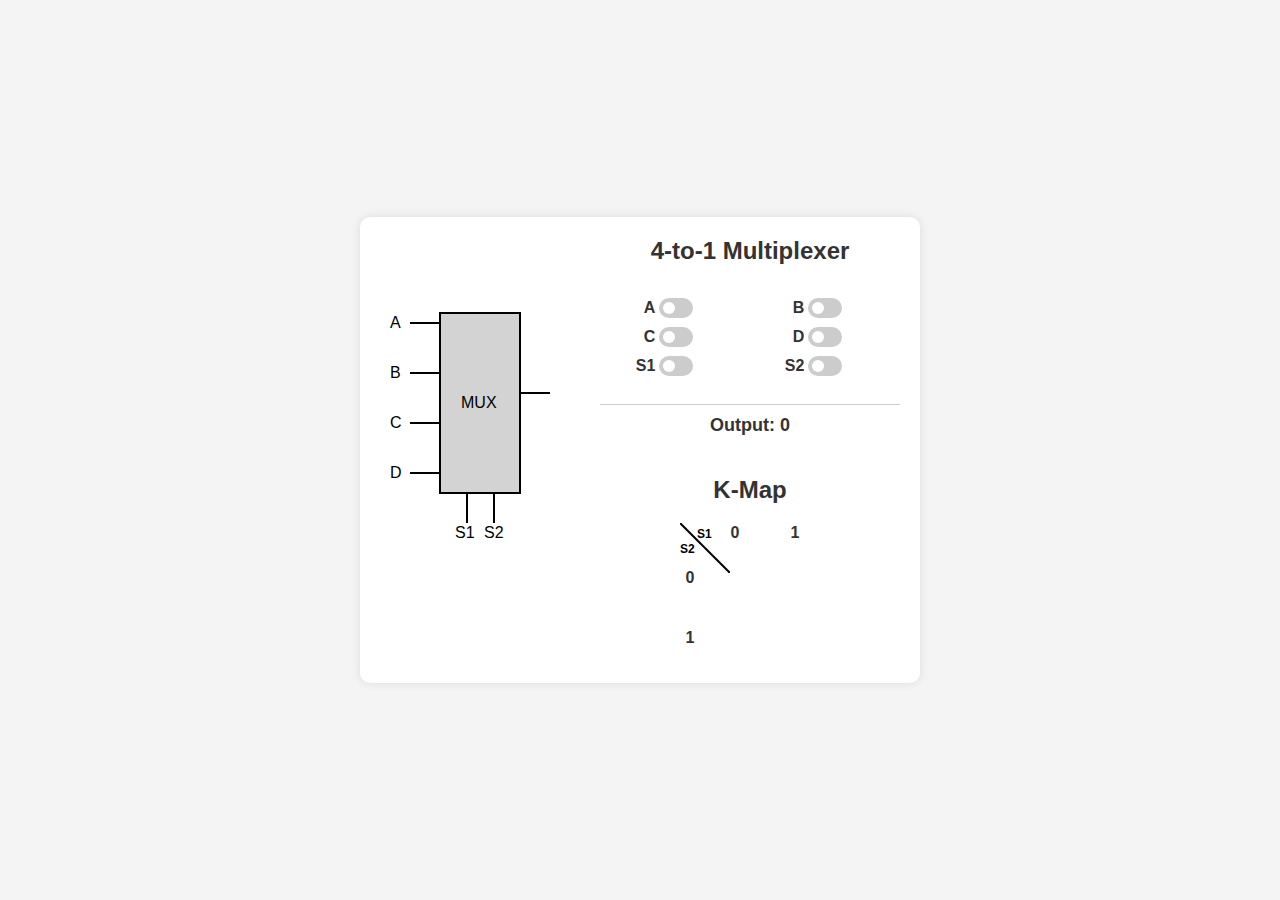
<file: showcase.html>
<!DOCTYPE html>
<html lang="en">
<head>
    <meta charset="UTF-8">
    <meta name="viewport" content="width=device-width, initial-scale=1.0">
    <title>4-to-1 Multiplexer Visualization</title>
    <link rel="stylesheet" href="style.css">
</head>
<body>
    <div id="container">
        <!-- Multiplexer Diagram -->
        <div id="mux-diagram">
            <svg width="200" height="350">
                <!-- Inputs with labels A, B, C, D -->
                <text x="10" y="55" font-size="16" fill="black">A</text>
                <line id="line-in0" x1="30" y1="50" x2="60" y2="50" stroke="black" stroke-width="2"></line>
                
                <text x="10" y="105" font-size="16" fill="black">B</text>
                <line id="line-in1" x1="30" y1="100" x2="60" y2="100" stroke="black" stroke-width="2"></line>
                
                <text x="10" y="155" font-size="16" fill="black">C</text>
                <line id="line-in2" x1="30" y1="150" x2="60" y2="150" stroke="black" stroke-width="2"></line>
                
                <text x="10" y="205" font-size="16" fill="black">D</text>
                <line id="line-in3" x1="30" y1="200" x2="60" y2="200" stroke="black" stroke-width="2"></line>

                <!-- Multiplexer box -->
                <rect x="60" y="40" width="80" height="180" fill="lightgray" stroke="black" stroke-width="2"></rect>
                <text x="81" y="135" font-size="16" fill="black">MUX</text>

                <!-- Selectors S1 and S2 -->
                <text x="75" y="265" font-size="16" fill="black">S1</text>
                <line id="line-s1" x1="87" y1="220" x2="87" y2="250" stroke="black" stroke-width="2"></line>

                <text x="104" y="265" font-size="16" fill="black">S2</text>
                <line id="line-s2" x1="114" y1="220" x2="114" y2="250" stroke="black" stroke-width="2"></line>

                <!-- Output -->
                <line id="line-out" x1="140" y1="120" x2="170" y2="120" stroke="black" stroke-width="2"></line>
                <circle id="output-indicator" cx="250" cy="120" r="5" fill="red"></circle>
                <text x="175" y="125" font-size="16" fill="black" id="output-label"></text>
            </svg>
        </div>

        <!-- Control Panel -->
        <div id="mux-control-panel">
            <h1>4-to-1 Multiplexer</h1>
            <div class="mux-inputs">
                <table>
                <tr>
                    <td><label for="input0" class="button_lab">A</label></td>
                    <td>
                        <label class="switch">
                            <input type="checkbox" id="input0">
                            <span class="slider"></span>
                        </label>
                    </td>

                    <td><label for="input1" class="button_lab">B</label></td>
                    <td>
                        <label class="switch">
                            <input type="checkbox" id="input1">
                            <span class="slider"></span>
                        </label>
                    </td>
                </tr>
                <tr>
                    <td><label for="input2" class="button_lab">C</label></td>
                    <td>
                        <label class="switch">
                            <input type="checkbox" id="input2">
                            <span class="slider"></span>
                        </label>
                    </td>
                
                    <td><label for="input3" class="button_lab">D</label></td>
                    <td>
                        <label class="switch">
                            <input type="checkbox" id="input3">
                            <span class="slider"></span>
                        </label>
                    </td>
                </tr>
                
            </div>
            <div class="mux-selectors">
                <tr>
                <td><label for="selector0" class="button_lab">S1</label></td>
                <td>
                    <label class="switch">
                        <input type="checkbox" id="selector0">
                        <span class="slider"></span>
                    </label>
                </td>
                
                <td><label for="selector1" class="button_lab">S2</label></td>
                <td>
                    <label class="switch">
                        <input type="checkbox" id="selector1">
                        <span class="slider"></span>
                    </label>
                </td>
                </tr>
                </table>
            </div>
            <div class="mux-output">
                <p>Output: <span id="output">0</span></p>
            </div>

            <!-- K-Map Display -->
            <div id="kmap">
                <h2>K-Map</h2>
                <div id="kmap-grid-wrapper">
                    <!-- Top-left corner (empty for diagonal line or space) -->
                    <div class="kmap-corner">
                        <svg width="50" height="50">
                            <line x1="0" y1="0" x2="50" y2="50" stroke="black" stroke-width="2"/>
                            <text x="17" y="15" font-weight="bold" font-size="12" fill="black">S1</text>
                            <text x="0" y="30" font-weight="bold" font-size="12" fill="black">S2</text>
                        </svg>
                    </div>
            
                    <!-- Top labels -->
                    <div class="kmap-axis-label">0</div>
                    <div class="kmap-axis-label">1</div>
            
                    <!-- Left labels and K-map cells -->
                    <div class="kmap-axis-label">0</div>
                    <div id="kmap-grid">
                        <!-- K-map cells will be populated by JS -->
                    </div>
                    <div class="kmap-axis-label">1</div>
                </div>
            </div>
        </div>
    </div>
    <script src="script.js"></script>
</body>
</html>
</file>
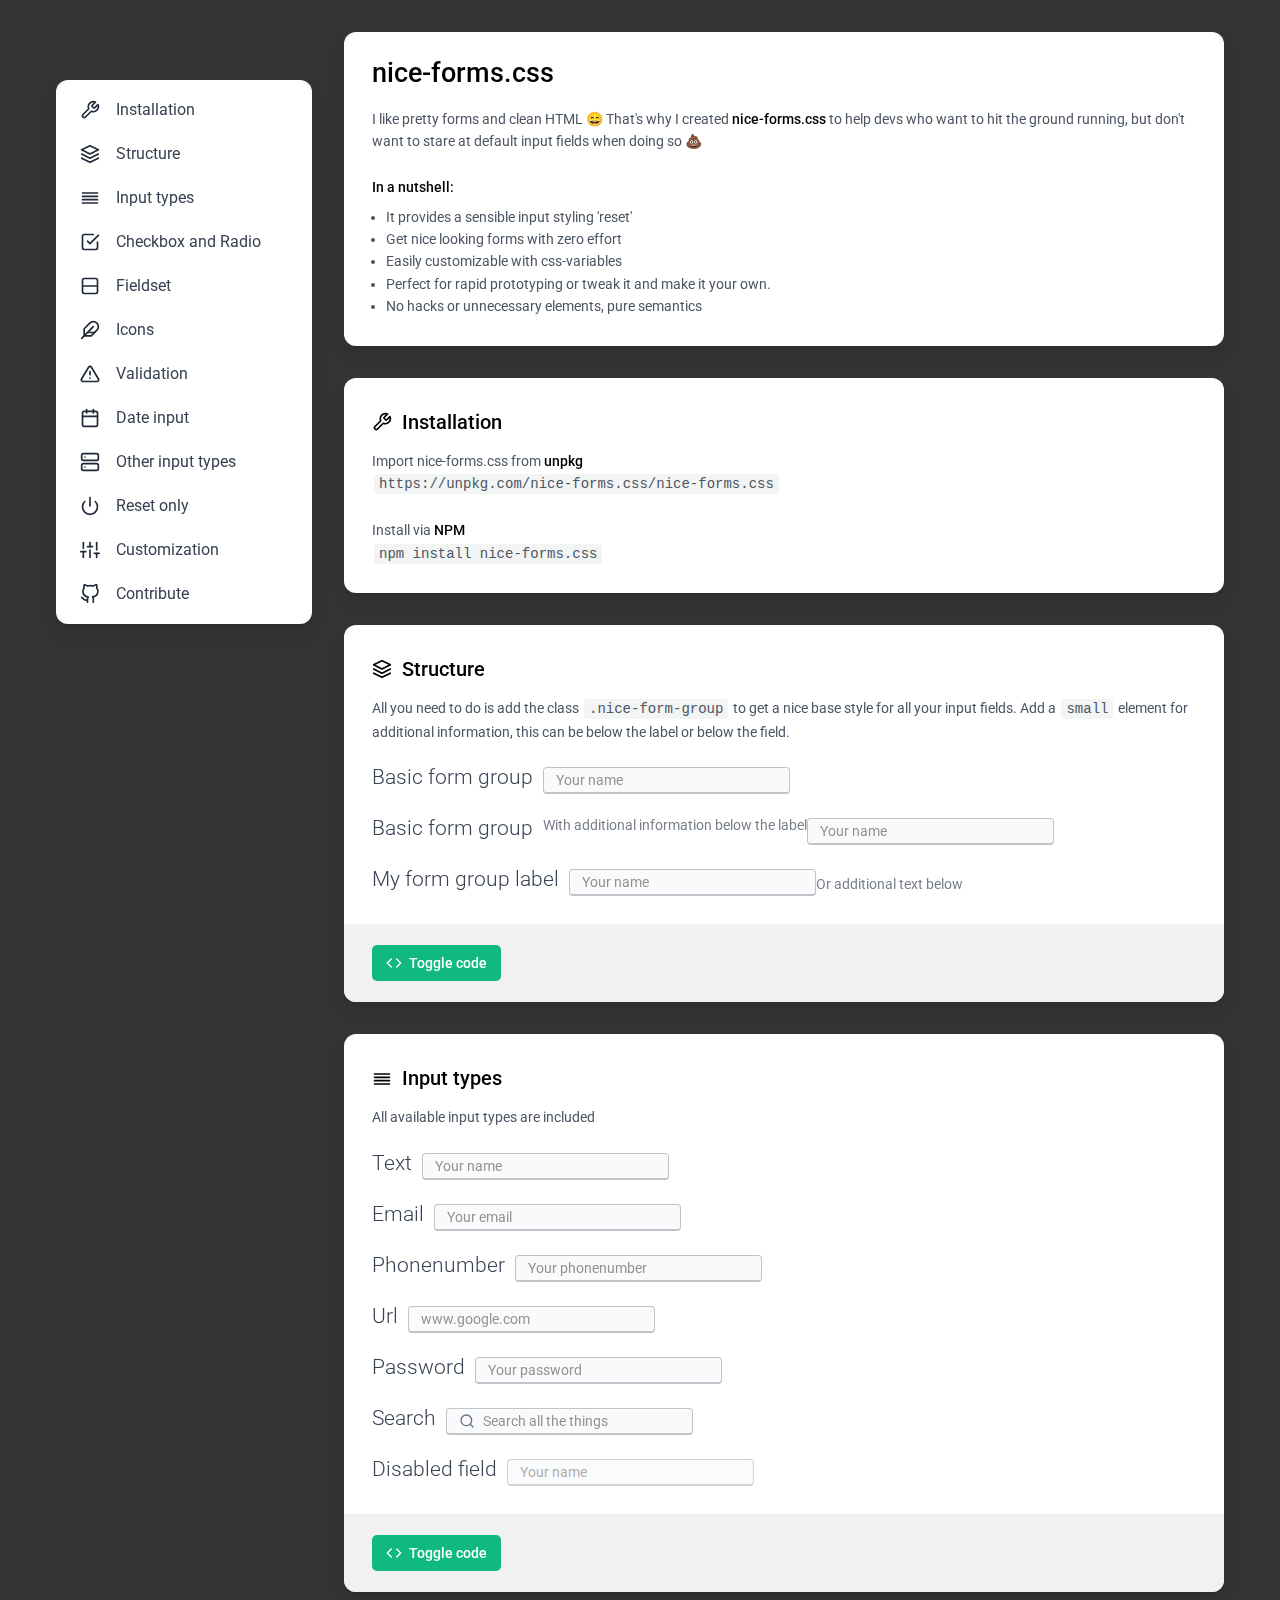
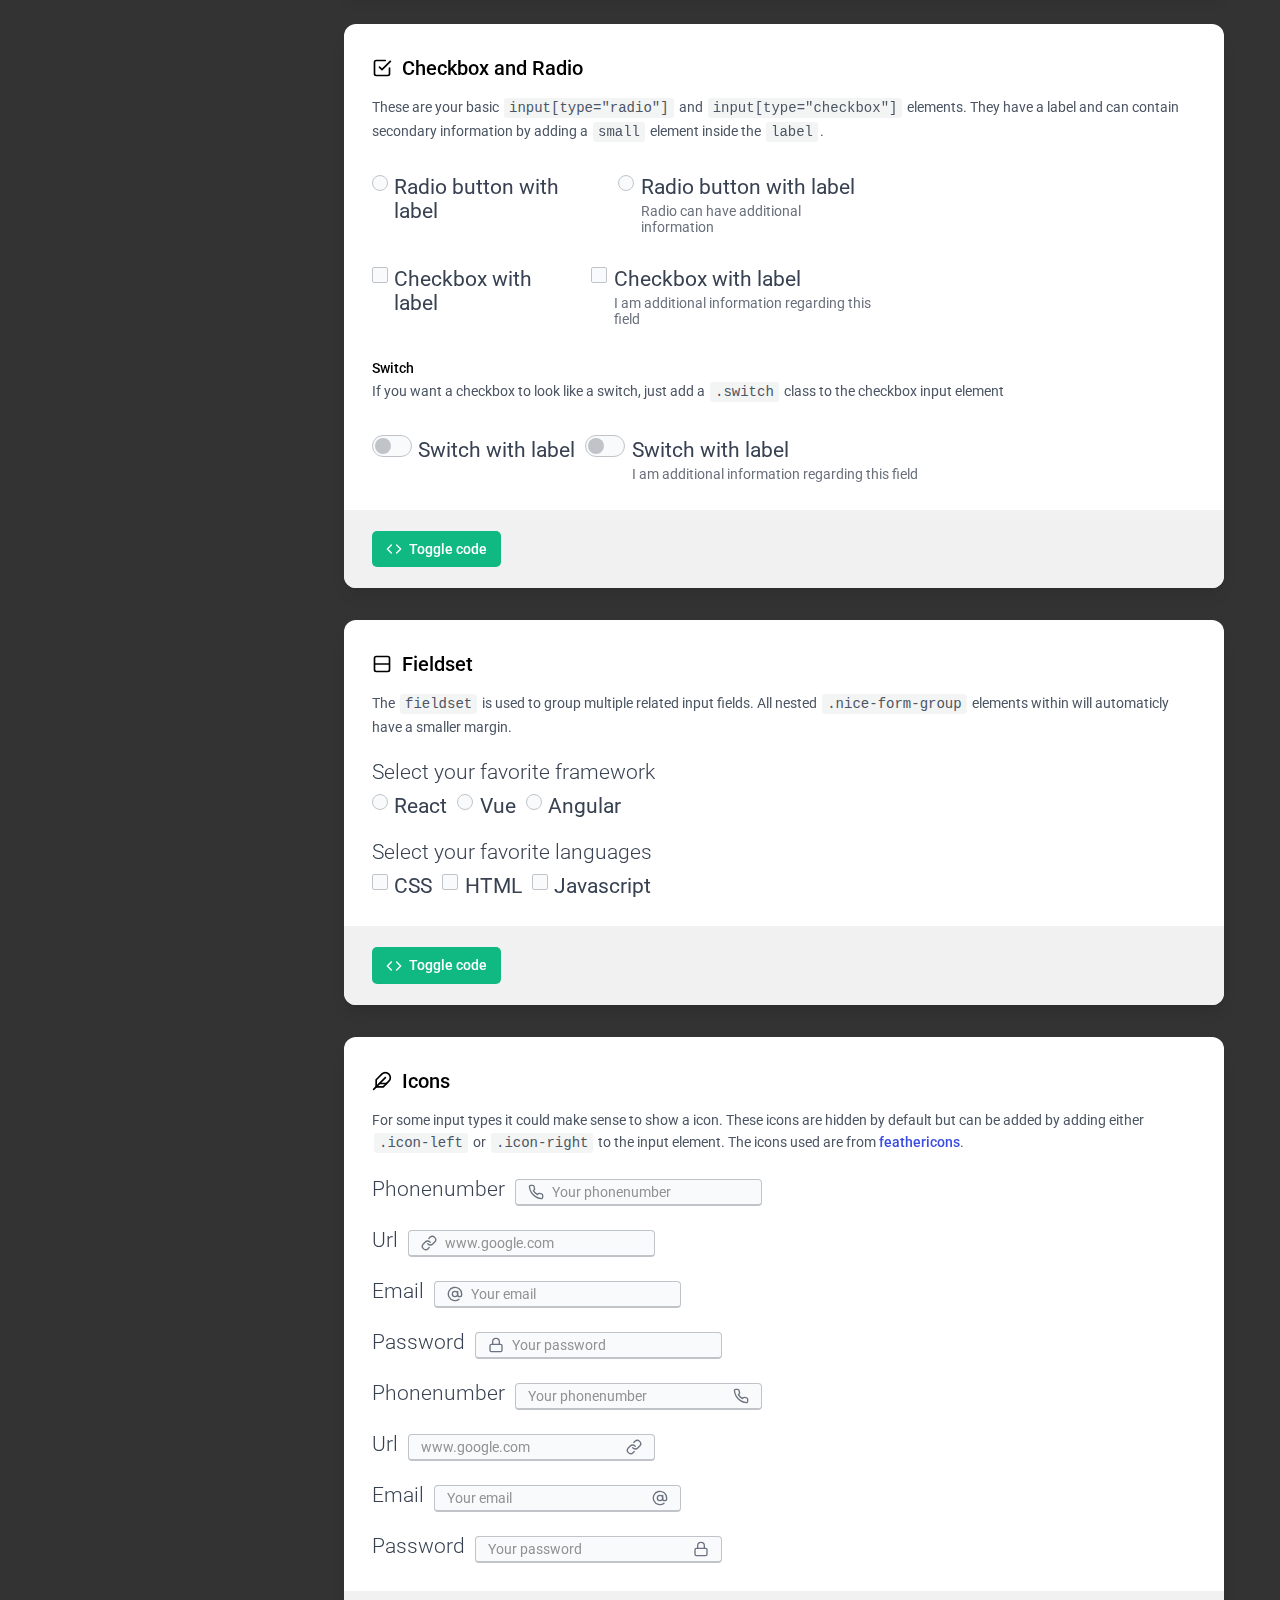
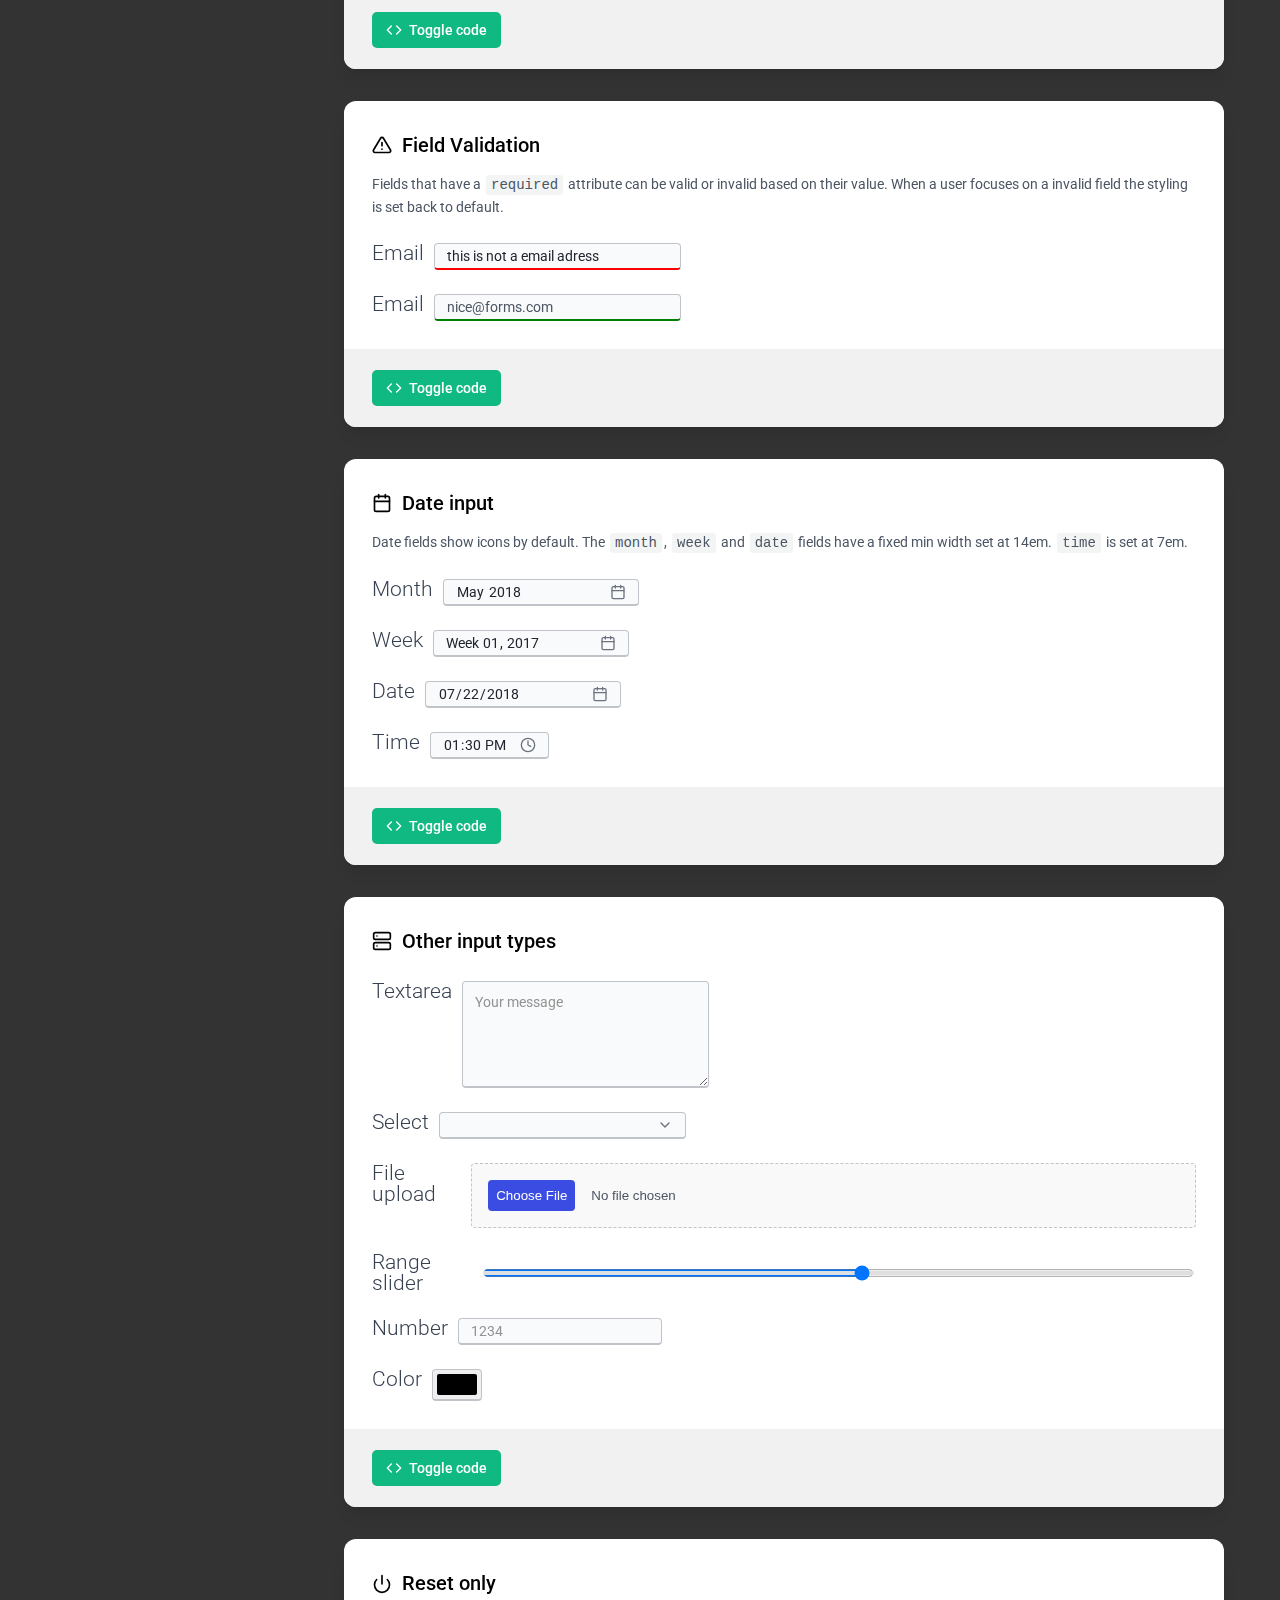
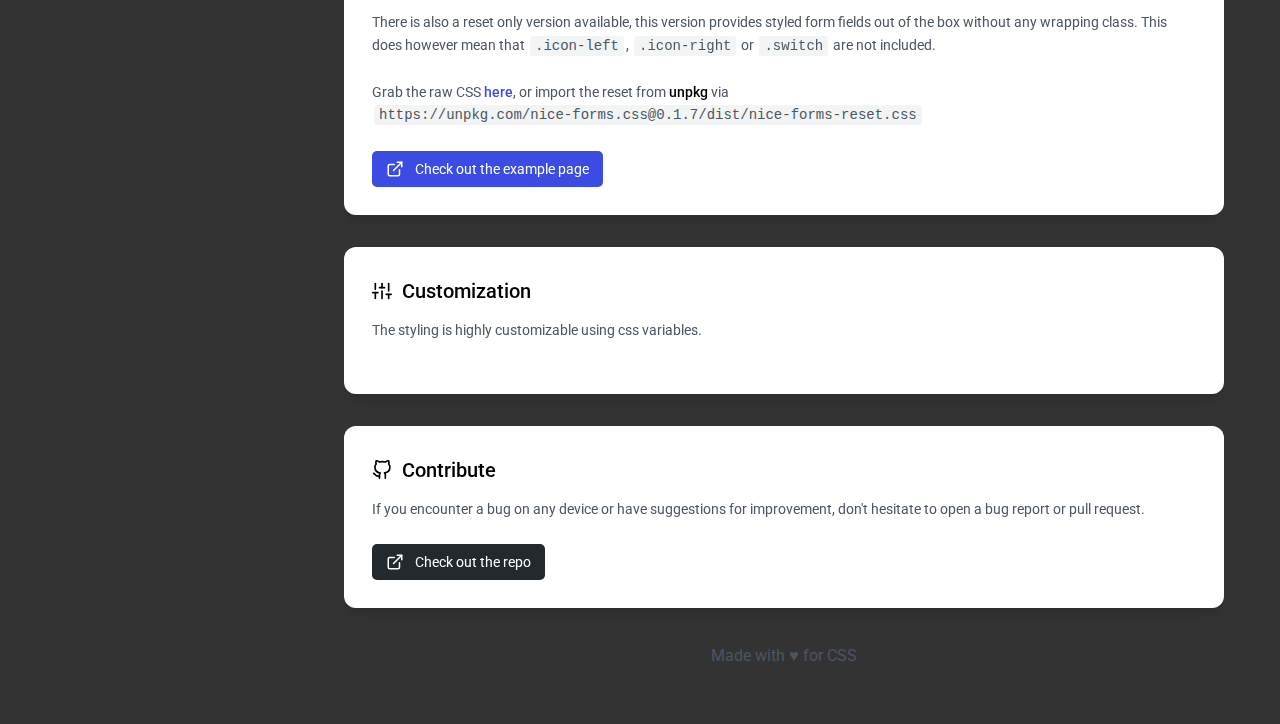
<file: nice-forms/nice-forms.html>
<!-- https://github.com/nielsVoogt/nice-forms.css -->
<!-- https://codepen.io/NielsVoogt/pen/eYBQpPR -->

<!DOCTYPE html>
<html lang="en">
<head>
  <meta charset="UTF-8">
  <meta name="viewport" content="width=device-width, initial-scale=1.0">
  <title>Document</title>
  <link rel="icon" href="../media/MUX_final.ico" type="image/x-icon">
  <link rel="stylesheet" href="nice-forms.css">
</head>
<body>
 <div class="demo-page">
    <div class="demo-page-navigation">
      <nav>
        <ul>
          <li>
            <a href="#installation">
              <svg xmlns="http://www.w3.org/2000/svg" width="24" height="24" viewBox="0 0 24 24" fill="none" stroke="currentColor" stroke-width="2" stroke-linecap="round" stroke-linejoin="round" class="feather feather-tool">
                <path d="M14.7 6.3a1 1 0 0 0 0 1.4l1.6 1.6a1 1 0 0 0 1.4 0l3.77-3.77a6 6 0 0 1-7.94 7.94l-6.91 6.91a2.12 2.12 0 0 1-3-3l6.91-6.91a6 6 0 0 1 7.94-7.94l-3.76 3.76z" />
              </svg>
              Installation</a>
          </li>
          <li>
            <a href="#structure">
              <svg xmlns="http://www.w3.org/2000/svg" width="24" height="24" viewBox="0 0 24 24" fill="none" stroke="currentColor" stroke-width="2" stroke-linecap="round" stroke-linejoin="round" class="feather feather-layers">
                <polygon points="12 2 2 7 12 12 22 7 12 2" />
                <polyline points="2 17 12 22 22 17" />
                <polyline points="2 12 12 17 22 12" />
              </svg>
              Structure</a>
          </li>
          <li>
            <a href="#input-types">
              <svg xmlns="http://www.w3.org/2000/svg" width="24" height="24" viewBox="0 0 24 24" fill="none" stroke="currentColor" stroke-width="2" stroke-linecap="round" stroke-linejoin="round" class="feather feather-align-justify">
                <line x1="21" y1="10" x2="3" y2="10" />
                <line x1="21" y1="6" x2="3" y2="6" />
                <line x1="21" y1="14" x2="3" y2="14" />
                <line x1="21" y1="18" x2="3" y2="18" />
              </svg>
              Input types</a>
          </li>
          <li>
            <a href="#checkbox-and-radio">
              <svg xmlns="http://www.w3.org/2000/svg" width="24" height="24" viewBox="0 0 24 24" fill="none" stroke="currentColor" stroke-width="2" stroke-linecap="round" stroke-linejoin="round" class="feather feather-check-square">
                <polyline points="9 11 12 14 22 4" />
                <path d="M21 12v7a2 2 0 0 1-2 2H5a2 2 0 0 1-2-2V5a2 2 0 0 1 2-2h11" />
              </svg>
              Checkbox and Radio</a>
          </li>
          <li>
            <a href="#fieldset">
              <svg xmlns="http://www.w3.org/2000/svg" style="transform: rotate(90deg)" width="24" height="24" viewBox="0 0 24 24" fill="none" stroke="currentColor" stroke-width="2" stroke-linecap="round" stroke-linejoin="round" class="feather feather-columns">
                <path d="M12 3h7a2 2 0 0 1 2 2v14a2 2 0 0 1-2 2h-7m0-18H5a2 2 0 0 0-2 2v14a2 2 0 0 0 2 2h7m0-18v18" />
              </svg>
              Fieldset</a>
          </li>
  
          <li>
            <a href="#icons">
              <svg xmlns="http://www.w3.org/2000/svg" width="24" height="24" viewBox="0 0 24 24" fill="none" stroke="currentColor" stroke-width="2" stroke-linecap="round" stroke-linejoin="round" class="feather feather-feather">
                <path d="M20.24 12.24a6 6 0 0 0-8.49-8.49L5 10.5V19h8.5z" />
                <line x1="16" y1="8" x2="2" y2="22" />
                <line x1="17.5" y1="15" x2="9" y2="15" />
              </svg>
              Icons</a>
          </li>
          <li>
            <a href="#validation">
              <svg xmlns="http://www.w3.org/2000/svg" width="24" height="24" viewBox="0 0 24 24" fill="none" stroke="currentColor" stroke-width="2" stroke-linecap="round" stroke-linejoin="round" class="feather feather-alert-triangle">
                <path d="M10.29 3.86L1.82 18a2 2 0 0 0 1.71 3h16.94a2 2 0 0 0 1.71-3L13.71 3.86a2 2 0 0 0-3.42 0z" />
                <line x1="12" y1="9" x2="12" y2="13" />
                <line x1="12" y1="17" x2="12.01" y2="17" />
              </svg>
              Validation</a>
          </li>
          <li>
            <a href="#date">
              <svg xmlns="http://www.w3.org/2000/svg" width="24" height="24" viewBox="0 0 24 24" fill="none" stroke="currentColor" stroke-width="2" stroke-linecap="round" stroke-linejoin="round" class="feather feather-calendar">
                <rect x="3" y="4" width="18" height="18" rx="2" ry="2" />
                <line x1="16" y1="2" x2="16" y2="6" />
                <line x1="8" y1="2" x2="8" y2="6" />
                <line x1="3" y1="10" x2="21" y2="10" />
              </svg>
              Date input</a>
          </li>
          <li>
            <a href="#other">
              <svg xmlns="http://www.w3.org/2000/svg" width="24" height="24" viewBox="0 0 24 24" fill="none" stroke="currentColor" stroke-width="2" stroke-linecap="round" stroke-linejoin="round" class="feather feather-server">
                <rect x="2" y="2" width="20" height="8" rx="2" ry="2" />
                <rect x="2" y="14" width="20" height="8" rx="2" ry="2" />
                <line x1="6" y1="6" x2="6.01" y2="6" />
                <line x1="6" y1="18" x2="6.01" y2="18" />
              </svg>
              Other input types</a>
          </li>
          <li>
            <a href="#reset">
              <svg xmlns="http://www.w3.org/2000/svg" width="24" height="24" viewBox="0 0 24 24" fill="none" stroke="currentColor" stroke-width="2" stroke-linecap="round" stroke-linejoin="round" class="feather feather-power">
                <path d="M18.36 6.64a9 9 0 1 1-12.73 0" />
                <line x1="12" y1="2" x2="12" y2="12" />
              </svg>
              Reset only</a>
          </li>
          <li>
            <a href="#customization">
              <svg xmlns="http://www.w3.org/2000/svg" width="24" height="24" viewBox="0 0 24 24" fill="none" stroke="currentColor" stroke-width="2" stroke-linecap="round" stroke-linejoin="round" class="feather feather-sliders">
                <line x1="4" y1="21" x2="4" y2="14" />
                <line x1="4" y1="10" x2="4" y2="3" />
                <line x1="12" y1="21" x2="12" y2="12" />
                <line x1="12" y1="8" x2="12" y2="3" />
                <line x1="20" y1="21" x2="20" y2="16" />
                <line x1="20" y1="12" x2="20" y2="3" />
                <line x1="1" y1="14" x2="7" y2="14" />
                <line x1="9" y1="8" x2="15" y2="8" />
                <line x1="17" y1="16" x2="23" y2="16" />
              </svg>
              Customization</a>
          </li>
          <li>
            <a href="#contribute">
              <svg xmlns="http://www.w3.org/2000/svg" width="24" height="24" viewBox="0 0 24 24" fill="none" stroke="currentColor" stroke-width="2" stroke-linecap="round" stroke-linejoin="round" class="feather feather-github">
                <path d="M9 19c-5 1.5-5-2.5-7-3m14 6v-3.87a3.37 3.37 0 0 0-.94-2.61c3.14-.35 6.44-1.54 6.44-7A5.44 5.44 0 0 0 20 4.77 5.07 5.07 0 0 0 19.91 1S18.73.65 16 2.48a13.38 13.38 0 0 0-7 0C6.27.65 5.09 1 5.09 1A5.07 5.07 0 0 0 5 4.77a5.44 5.44 0 0 0-1.5 3.78c0 5.42 3.3 6.61 6.44 7A3.37 3.37 0 0 0 9 18.13V22" />
              </svg>
              Contribute</a>
          </li>
        </ul>
      </nav>
    </div>
    <main class="demo-page-content">
      <section>
        <div class="href-target" id="intro"></div>
        <h1 class="package-name">nice-forms.css</h1>
        <p>
          I like pretty forms and clean HTML 😄 That's why I created
          <strong>nice-forms.css</strong> to help devs who want to hit the
          ground running, but don't want to stare at default input fields when
          doing so 💩
        </p>
        <strong>In a nutshell:</strong>
        <ul>
          <li>It provides a sensible input styling 'reset'</li>
          <li>Get nice looking forms with zero effort</li>
          <li>Easily customizable with css-variables</li>
          <li>
            Perfect for rapid prototyping or tweak it and make it your own.
          </li>
          <li>No hacks or unnecessary elements, pure semantics</li>
        </ul>
      </section>
  
      <section>
        <div class="href-target" id="installation"></div>
        <h1>
          <svg xmlns="http://www.w3.org/2000/svg" width="24" height="24" viewBox="0 0 24 24" fill="none" stroke="currentColor" stroke-width="2" stroke-linecap="round" stroke-linejoin="round" class="feather feather-tool">
            <path d="M14.7 6.3a1 1 0 0 0 0 1.4l1.6 1.6a1 1 0 0 0 1.4 0l3.77-3.77a6 6 0 0 1-7.94 7.94l-6.91 6.91a2.12 2.12 0 0 1-3-3l6.91-6.91a6 6 0 0 1 7.94-7.94l-3.76 3.76z" />
          </svg>
          Installation
        </h1>
        <p>
          Import nice-forms.css from <strong>unpkg</strong>
          <br />
          <code>https://unpkg.com/nice-forms.css/nice-forms.css</code>
        </p>
        <p>
          Install via <strong>NPM</strong>
          <br />
          <code> npm install nice-forms.css </code>
        </p>
      </section>
  
      <section>
        <div class="href-target" id="structure"></div>
        <h1>
          <svg xmlns="http://www.w3.org/2000/svg" width="24" height="24" viewBox="0 0 24 24" fill="none" stroke="currentColor" stroke-width="2" stroke-linecap="round" stroke-linejoin="round" class="feather feather-layers">
            <polygon points="12 2 2 7 12 12 22 7 12 2" />
            <polyline points="2 17 12 22 22 17" />
            <polyline points="2 12 12 17 22 12" />
          </svg>
          Structure
        </h1>
        <p>
          All you need to do is add the class <code>.nice-form-group</code> to
          get a nice base style for all your input fields. Add a
          <code>small</code> element for additional information, this can be
          below the label or below the field.
        </p>
  
        <div class="nice-form-group">
          <label>Basic form group</label>
          <input type="text" placeholder="Your name" />
        </div>
  
        <div class="nice-form-group">
          <label>Basic form group</label>
          <small>With additional information below the label</small>
          <input type="text" placeholder="Your name" />
        </div>
  
        <div class="nice-form-group">
          <label>My form group label</label>
          <input type="text" placeholder="Your name" />
          <small>Or additional text below</small>
        </div>
  
        <details>
          <summary>
            <div class="toggle-code">
              <svg xmlns="http://www.w3.org/2000/svg" width="16" height="16" viewBox="0 0 24 24" fill="none" stroke="currentColor" stroke-width="2" stroke-linecap="round" stroke-linejoin="round" class="feather feather-code">
                <polyline points="16 18 22 12 16 6" />
                <polyline points="8 6 2 12 8 18" />
              </svg>
              Toggle code
            </div>
          </summary>
          <script src="https://gist.github.com/nielsVoogt/a00c2c8b6b7acfacce6d50926379e722.js"></script>
        </details>
      </section>
  
      <section>
        <div class="href-target" id="input-types"></div>
        <h1>
          <svg xmlns="http://www.w3.org/2000/svg" width="24" height="24" viewBox="0 0 24 24" fill="none" stroke="currentColor" stroke-width="2" stroke-linecap="round" stroke-linejoin="round" class="feather feather-align-justify">
            <line x1="21" y1="10" x2="3" y2="10" />
            <line x1="21" y1="6" x2="3" y2="6" />
            <line x1="21" y1="14" x2="3" y2="14" />
            <line x1="21" y1="18" x2="3" y2="18" />
          </svg>
          Input types
        </h1>
        <p>All available input types are included</p>
  
        <div class="nice-form-group">
          <label>Text</label>
          <input type="text" placeholder="Your name" value="" />
        </div>
  
        <div class="nice-form-group">
          <label>Email</label>
          <input type="email" placeholder="Your email" value="" />
        </div>
  
        <div class="nice-form-group">
          <label>Phonenumber</label>
          <input type="tel" placeholder="Your phonenumber" value="" />
        </div>
  
        <div class="nice-form-group">
          <label>Url</label>
          <input type="url" placeholder="www.google.com" value="" />
        </div>
  
        <div class="nice-form-group">
          <label>Password</label>
          <input type="password" placeholder="Your password" />
        </div>
  
        <div class="nice-form-group">
          <label>Search</label>
          <input type="search" placeholder="Search all the things" value="" />
        </div>
  
        <div class="nice-form-group">
          <label>Disabled field</label>
          <input type="text" disabled placeholder="Your name" value="" />
        </div>
        <details>
          <summary>
            <div class="toggle-code">
              <svg xmlns="http://www.w3.org/2000/svg" width="16" height="16" viewBox="0 0 24 24" fill="none" stroke="currentColor" stroke-width="2" stroke-linecap="round" stroke-linejoin="round" class="feather feather-code">
                <polyline points="16 18 22 12 16 6" />
                <polyline points="8 6 2 12 8 18" />
              </svg>
              Toggle code
            </div>
          </summary>
          <script src="https://gist.github.com/nielsVoogt/e25c9c8f2b8456bbd1239b775d21333f.js"></script>
        </details>
      </section>
  
      <section>
        <div class="href-target" id="checkbox-and-radio"></div>
        <h1>
          <svg xmlns="http://www.w3.org/2000/svg" width="24" height="24" viewBox="0 0 24 24" fill="none" stroke="currentColor" stroke-width="2" stroke-linecap="round" stroke-linejoin="round" class="feather feather-check-square">
            <polyline points="9 11 12 14 22 4" />
            <path d="M21 12v7a2 2 0 0 1-2 2H5a2 2 0 0 1-2-2V5a2 2 0 0 1 2-2h11" />
          </svg>
          Checkbox and Radio
        </h1>
        <p>
          These are your basic <code>input[type="radio"]</code> and
          <code>input[type="checkbox"]</code> elements. They have a label and
          can contain secondary information by adding a
          <code>small</code> element inside the <code>label</code>.
        </p>
  
        <fieldset class="nice-form-group">
          <div class="nice-form-group">
            <input type="radio" name="radio" id="r-1" />
            <label for="r-1">Radio button with label</label>
          </div>
  
          <div class="nice-form-group">
            <input type="radio" name="radio" id="r-2" />
            <label for="r-2">
              Radio button with label
              <small>Radio can have additional information</small>
            </label>
          </div>
        </fieldset>
  
        <fieldset class="nice-form-group">
          <div class="nice-form-group">
            <input type="checkbox" id="check-1" />
            <label for="check-1">Checkbox with label</label>
          </div>
  
          <div class="nice-form-group">
            <input type="checkbox" id="check-2" />
            <label for="check-2">
              Checkbox with label
              <small>I am additional information regarding this field</small>
            </label>
          </div>
        </fieldset>
        <br />
        <p>
          <strong style="display: block">Switch</strong>
          If you want a checkbox to look like a switch, just add a
          <code>.switch</code> class to the checkbox input element
        </p>
  
        <fieldset class="nice-form-group">
          <div class="nice-form-group">
            <input type="checkbox" id="check-3" class="switch" />
            <label for="check-3">Switch with label</label>
          </div>
  
          <div class="nice-form-group">
            <input type="checkbox" id="check-4" class="switch" />
            <label for="check-4">
              Switch with label
              <small>I am additional information regarding this field</small>
            </label>
          </div>
        </fieldset>
  
        <details>
          <summary>
            <div class="toggle-code">
              <svg xmlns="http://www.w3.org/2000/svg" width="16" height="16" viewBox="0 0 24 24" fill="none" stroke="currentColor" stroke-width="2" stroke-linecap="round" stroke-linejoin="round" class="feather feather-code">
                <polyline points="16 18 22 12 16 6" />
                <polyline points="8 6 2 12 8 18" />
              </svg>
              Toggle code
            </div>
          </summary>
          <script src="https://gist.github.com/nielsVoogt/5c490e16bc1b63bba29d4ee76477f94d.js"></script>
        </details>
      </section>
  
      <section>
        <div class="href-target" id="fieldset"></div>
        <h1>
          <svg xmlns="http://www.w3.org/2000/svg" style="transform: rotate(90deg)" width="24" height="24" viewBox="0 0 24 24" fill="none" stroke="currentColor" stroke-width="2" stroke-linecap="round" stroke-linejoin="round" class="feather feather-columns">
            <path d="M12 3h7a2 2 0 0 1 2 2v14a2 2 0 0 1-2 2h-7m0-18H5a2 2 0 0 0-2 2v14a2 2 0 0 0 2 2h7m0-18v18" />
          </svg>
          Fieldset
        </h1>
        <p>
          The <code>fieldset</code> is used to group multiple related input
          fields. All nested <code>.nice-form-group</code> elements within
          will automaticly have a smaller margin.
        </p>
  
        <fieldset class="nice-form-group">
          <legend>Select your favorite framework</legend>
          <div class="nice-form-group">
            <input type="radio" name="radio" id="react" />
            <label for="react">React</label>
          </div>
  
          <div class="nice-form-group">
            <input type="radio" name="radio" id="vue" />
            <label for="vue">Vue</label>
          </div>
  
          <div class="nice-form-group">
            <input type="radio" name="radio" id="angular" />
            <label for="angular">Angular</label>
          </div>
        </fieldset>
  
        <fieldset class="nice-form-group">
          <legend>Select your favorite languages</legend>
          <div class="nice-form-group">
            <input type="checkbox" id="css" />
            <label for="css">CSS</label>
          </div>
  
          <div class="nice-form-group">
            <input type="checkbox" id="html" />
            <label for="html">HTML</label>
          </div>
  
          <div class="nice-form-group">
            <input type="checkbox" id="js" />
            <label for="js">Javascript</label>
          </div>
        </fieldset>
        <details>
          <summary>
            <div class="toggle-code">
              <svg xmlns="http://www.w3.org/2000/svg" width="16" height="16" viewBox="0 0 24 24" fill="none" stroke="currentColor" stroke-width="2" stroke-linecap="round" stroke-linejoin="round" class="feather feather-code">
                <polyline points="16 18 22 12 16 6" />
                <polyline points="8 6 2 12 8 18" />
              </svg>
              Toggle code
            </div>
          </summary>
          <script src="https://gist.github.com/nielsVoogt/e513d0df728dfc3fb1f5f9ecae042bf8.js"></script>
        </details>
      </section>
  
      <section>
        <div class="href-target" id="icons"></div>
        <h1>
          <svg xmlns="http://www.w3.org/2000/svg" width="24" height="24" viewBox="0 0 24 24" fill="none" stroke="currentColor" stroke-width="2" stroke-linecap="round" stroke-linejoin="round" class="feather feather-feather">
            <path d="M20.24 12.24a6 6 0 0 0-8.49-8.49L5 10.5V19h8.5z" />
            <line x1="16" y1="8" x2="2" y2="22" />
            <line x1="17.5" y1="15" x2="9" y2="15" />
          </svg>
          Icons
        </h1>
        <p>
          For some input types it could make sense to show a icon. These icons
          are hidden by default but can be added by adding either
          <code>.icon-left</code> or <code>.icon-right</code> to the input
          element. The icons used are from
          <a href="https://feathericons.com/" target="_blank">feathericons</a>.
        </p>
  
        <div class="nice-form-group">
          <label>Phonenumber</label>
          <input type="tel" placeholder="Your phonenumber" value="" class="icon-left" />
        </div>
  
        <div class="nice-form-group">
          <label>Url</label>
          <input type="url" placeholder="www.google.com" value="" class="icon-left" />
        </div>
  
        <div class="nice-form-group">
          <label>Email</label>
          <input type="email" placeholder="Your email" value="" class="icon-left" />
        </div>
  
        <div class="nice-form-group">
          <label>Password</label>
          <input type="password" placeholder="Your password" class="icon-left" />
        </div>
  
        <div class="nice-form-group">
          <label>Phonenumber</label>
          <input type="tel" placeholder="Your phonenumber" value="" class="icon-right" />
        </div>
  
        <div class="nice-form-group">
          <label>Url</label>
          <input type="url" placeholder="www.google.com" value="" class="icon-right" />
        </div>
  
        <div class="nice-form-group">
          <label>Email</label>
          <input type="email" placeholder="Your email" value="" class="icon-right" />
        </div>
  
        <div class="nice-form-group">
          <label>Password</label>
          <input type="password" placeholder="Your password" class="icon-right" />
        </div>
  
        <details>
          <summary>
            <div class="toggle-code">
              <svg xmlns="http://www.w3.org/2000/svg" width="16" height="16" viewBox="0 0 24 24" fill="none" stroke="currentColor" stroke-width="2" stroke-linecap="round" stroke-linejoin="round" class="feather feather-code">
                <polyline points="16 18 22 12 16 6" />
                <polyline points="8 6 2 12 8 18" />
              </svg>
              Toggle code
            </div>
          </summary>
          <script src="https://gist.github.com/nielsVoogt/8cc4cd8ebc6e81c3f889f1b40037b0cc.js"></script>
        </details>
      </section>
  
      <section>
        <div class="href-target" id="validation"></div>
        <h1>
          <svg xmlns="http://www.w3.org/2000/svg" width="24" height="24" viewBox="0 0 24 24" fill="none" stroke="currentColor" stroke-width="2" stroke-linecap="round" stroke-linejoin="round" class="feather feather-alert-triangle">
            <path d="M10.29 3.86L1.82 18a2 2 0 0 0 1.71 3h16.94a2 2 0 0 0 1.71-3L13.71 3.86a2 2 0 0 0-3.42 0z" />
            <line x1="12" y1="9" x2="12" y2="13" />
            <line x1="12" y1="17" x2="12.01" y2="17" />
          </svg>
          Field Validation
        </h1>
        <p>
          Fields that have a <code>required</code> attribute can be valid or
          invalid based on their value. When a user focuses on a invalid field
          the styling is set back to default.
        </p>
  
        <div class="nice-form-group">
          <label>Email</label>
          <input type="email" placeholder="Your email" value="this is not a email adress" required />
        </div>
  
        <div class="nice-form-group">
          <label>Email</label>
          <input type="email" placeholder="Your email" value="nice@forms.com" required />
        </div>
        <details>
          <summary>
            <div class="toggle-code">
              <svg xmlns="http://www.w3.org/2000/svg" width="16" height="16" viewBox="0 0 24 24" fill="none" stroke="currentColor" stroke-width="2" stroke-linecap="round" stroke-linejoin="round" class="feather feather-code">
                <polyline points="16 18 22 12 16 6" />
                <polyline points="8 6 2 12 8 18" />
              </svg>
              Toggle code
            </div>
          </summary>
          <script src="https://gist.github.com/nielsVoogt/75ebf8c12ca420eb2089312a931ab4cf.js"></script>
        </details>
      </section>
  
      <section>
        <div class="href-target" id="date"></div>
        <h1>
          <svg xmlns="http://www.w3.org/2000/svg" width="24" height="24" viewBox="0 0 24 24" fill="none" stroke="currentColor" stroke-width="2" stroke-linecap="round" stroke-linejoin="round" class="feather feather-calendar">
            <rect x="3" y="4" width="18" height="18" rx="2" ry="2" />
            <line x1="16" y1="2" x2="16" y2="6" />
            <line x1="8" y1="2" x2="8" y2="6" />
            <line x1="3" y1="10" x2="21" y2="10" />
          </svg>
          Date input
        </h1>
        <p>
          Date fields show icons by default. The <code>month</code>,
          <code>week</code> and <code>date</code> fields have a fixed min
          width set at 14em. <code>time</code> is set at 7em.
        </p>
  
        <div class="nice-form-group">
          <label>Month</label>
          <input type="month" value="2018-05" />
        </div>
  
        <div class="nice-form-group">
          <label>Week</label>
          <input type="week" value="2017-W01" />
        </div>
  
        <div class="nice-form-group">
          <label>Date</label>
          <input type="date" value="2018-07-22" />
        </div>
  
        <div class="nice-form-group">
          <label>Time</label>
          <input type="time" value="13:30" />
        </div>
  
        <details>
          <summary>
            <div class="toggle-code">
              <svg xmlns="http://www.w3.org/2000/svg" width="16" height="16" viewBox="0 0 24 24" fill="none" stroke="currentColor" stroke-width="2" stroke-linecap="round" stroke-linejoin="round" class="feather feather-code">
                <polyline points="16 18 22 12 16 6" />
                <polyline points="8 6 2 12 8 18" />
              </svg>
              Toggle code
            </div>
          </summary>
          <script src="https://gist.github.com/nielsVoogt/2ae279af287e520f545285b0d7c45828.js"></script>
        </details>
      </section>
  
      <section>
        <div class="href-target" id="other"></div>
        <h1>
          <svg xmlns="http://www.w3.org/2000/svg" width="24" height="24" viewBox="0 0 24 24" fill="none" stroke="currentColor" stroke-width="2" stroke-linecap="round" stroke-linejoin="round" class="feather feather-server">
            <rect x="2" y="2" width="20" height="8" rx="2" ry="2" />
            <rect x="2" y="14" width="20" height="8" rx="2" ry="2" />
            <line x1="6" y1="6" x2="6.01" y2="6" />
            <line x1="6" y1="18" x2="6.01" y2="18" />
          </svg>
          Other input types
        </h1>
  
        <div class="nice-form-group">
          <label>Textarea</label>
          <textarea rows="5" placeholder="Your message"></textarea>
        </div>
  
        <div class="nice-form-group">
          <label>Select</label>
          <select>
            <option>Please select a value</option>
            <option>Option 1</option>
            <option>Option 2</option>
          </select>
        </div>
  
        <div class="nice-form-group">
          <label>File upload</label>
          <input type="file" />
        </div>
  
        <div class="nice-form-group">
          <label>Range slider</label>
          <input type="range" min="0" max="15" />
        </div>
  
        <div class="nice-form-group">
          <label>Number</label>
          <input type="number" placeholder="1234" />
        </div>
  
        <div class="nice-form-group">
          <label>Color</label>
          <input type="color" />
        </div>
  
        <details>
          <summary>
            <div class="toggle-code">
              <svg xmlns="http://www.w3.org/2000/svg" width="16" height="16" viewBox="0 0 24 24" fill="none" stroke="currentColor" stroke-width="2" stroke-linecap="round" stroke-linejoin="round" class="feather feather-code">
                <polyline points="16 18 22 12 16 6" />
                <polyline points="8 6 2 12 8 18" />
              </svg>
              Toggle code
            </div>
          </summary>
          <script src="https://gist.github.com/nielsVoogt/f0480b1a2d0deda02138d61ec5c9f4d0.js"></script>
        </details>
      </section>
  
      <section>
        <div class="href-target" id="reset"></div>
        <h1>
          <svg xmlns="http://www.w3.org/2000/svg" width="24" height="24" viewBox="0 0 24 24" fill="none" stroke="currentColor" stroke-width="2" stroke-linecap="round" stroke-linejoin="round" class="feather feather-power">
            <path d="M18.36 6.64a9 9 0 1 1-12.73 0" />
            <line x1="12" y1="2" x2="12" y2="12" />
          </svg>
          Reset only
        </h1>
        <p>There is also a reset only version available, this version provides styled form fields out of the box without any wrapping class. This does however mean that <code>.icon-left</code>, <code>.icon-right</code> or <code>.switch</code> are not included.</p>
        <p>
          Grab the raw CSS <a href="https://raw.githubusercontent.com/nielsVoogt/nice-forms.css/main/dist/nice-forms-reset.css">here</a>, or import the reset from <strong>unpkg</strong> via
          <code>https://unpkg.com/nice-forms.css@0.1.7/dist/nice-forms-reset.css</code>
        </p>
  
        <a href="https://nielsvoogt.github.io/nice-forms.css/reset.html" class="to-reset" target="_blank">
          <svg xmlns="http://www.w3.org/2000/svg" width="24" height="24" viewBox="0 0 24 24" fill="none" stroke="currentColor" stroke-width="2" stroke-linecap="round" stroke-linejoin="round" class="feather feather-external-link">
            <path d="M18 13v6a2 2 0 0 1-2 2H5a2 2 0 0 1-2-2V8a2 2 0 0 1 2-2h6" />
            <polyline points="15 3 21 3 21 9" />
            <line x1="10" y1="14" x2="21" y2="3" />
          </svg>
          Check out the example page
        </a>
      </section>
  
      <section>
        <div class="href-target" id="customization"></div>
        <h1>
          <svg xmlns="http://www.w3.org/2000/svg" width="24" height="24" viewBox="0 0 24 24" fill="none" stroke="currentColor" stroke-width="2" stroke-linecap="round" stroke-linejoin="round" class="feather feather-sliders">
            <line x1="4" y1="21" x2="4" y2="14" />
            <line x1="4" y1="10" x2="4" y2="3" />
            <line x1="12" y1="21" x2="12" y2="12" />
            <line x1="12" y1="8" x2="12" y2="3" />
            <line x1="20" y1="21" x2="20" y2="16" />
            <line x1="20" y1="12" x2="20" y2="3" />
            <line x1="1" y1="14" x2="7" y2="14" />
            <line x1="9" y1="8" x2="15" y2="8" />
            <line x1="17" y1="16" x2="23" y2="16" />
          </svg>
          Customization
        </h1>
        <p>The styling is highly customizable using css variables.</p>
        <script src="https://gist.github.com/nielsVoogt/63daf967a17776d00f5923048cf28daf.js"></script>
      </section>
  
      <section>
        <div class="href-target" id="contribute"></div>
        <h1>
          <svg xmlns="http://www.w3.org/2000/svg" width="24" height="24" viewBox="0 0 24 24" fill="none" stroke="currentColor" stroke-width="2" stroke-linecap="round" stroke-linejoin="round" class="feather feather-github">
            <path d="M9 19c-5 1.5-5-2.5-7-3m14 6v-3.87a3.37 3.37 0 0 0-.94-2.61c3.14-.35 6.44-1.54 6.44-7A5.44 5.44 0 0 0 20 4.77 5.07 5.07 0 0 0 19.91 1S18.73.65 16 2.48a13.38 13.38 0 0 0-7 0C6.27.65 5.09 1 5.09 1A5.07 5.07 0 0 0 5 4.77a5.44 5.44 0 0 0-1.5 3.78c0 5.42 3.3 6.61 6.44 7A3.37 3.37 0 0 0 9 18.13V22" />
          </svg>
          Contribute
        </h1>
        <p>
          If you encounter a bug on any device or have suggestions for
          improvement, don't hesitate to open a bug report or pull request.
        </p>
  
        <a href="https://github.com/nielsVoogt/nice-forms.css" class="to-repo" target="_blank">
          <svg xmlns="http://www.w3.org/2000/svg" width="24" height="24" viewBox="0 0 24 24" fill="none" stroke="currentColor" stroke-width="2" stroke-linecap="round" stroke-linejoin="round" class="feather feather-external-link">
            <path d="M18 13v6a2 2 0 0 1-2 2H5a2 2 0 0 1-2-2V8a2 2 0 0 1 2-2h6" />
            <polyline points="15 3 21 3 21 9" />
            <line x1="10" y1="14" x2="21" y2="3" />
          </svg>
          Check out the repo
        </a>
      </section>
  
      <footer>Made with ♥ for CSS</footer>
    </main>
  </div>
</body>
</html>
</file>
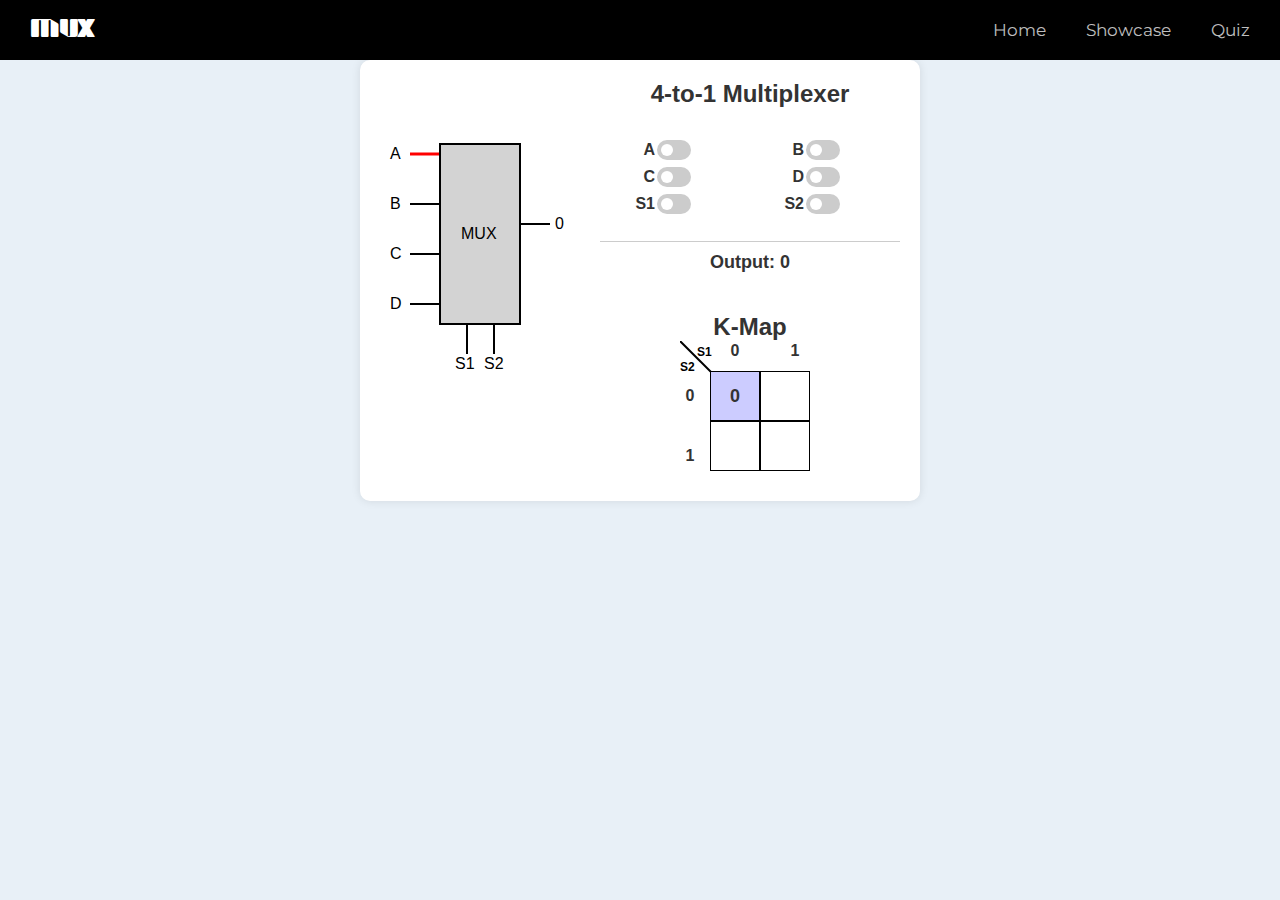
<file: old_showcase/showcase.html>
<!DOCTYPE html>
<html lang="en">
<head>
    <meta charset="UTF-8">
    <meta name="viewport" content="width=device-width, initial-scale=1.0">
    <title>OLD SHOWCASE</title>
    <link rel="icon" href="../media/MUX_final.ico" type="image/x-icon">
    <link rel="stylesheet" href="style.css">
    <link rel="stylesheet" href="../navbar.css">
    <link href="https://fonts.googleapis.com/css2?family=Montserrat:wght@400;500;700&display=swap" rel="stylesheet">
</head>
<body>
    <header class="header">
        <div class="header_content">
            <a href="../index.html" class="logo">MUX</a>

            <nav class="nav">
                <ul class="nav_list">
                    <li class="nav_item">
                        <a href="../index.html" class="nav_link">Home</a>
                    </li>
                    <!-- <li class="nav_item">
                        <a href="#head" class="nav_link">Beta</a>
                    </li> -->
                    <li class="nav_item">
                        <a href="../showcase/showcase.html" class="nav_link">Showcase</a>
                    </li>
                    <li class="nav_item">
                        <a href="../practise/practise.html" class="nav_link">Quiz</a>
                    </li>
                </ul>
            </nav>

            <div class="hamburger">
                <div class="bar"></div>
                <div class="bar"></div>
                <div class="bar"></div>
            </div>
        </div>
    </header>

    <div id="container">
        <!-- Multiplexer Diagram -->
        <div id="mux-diagram">
            <svg width="200" height="350">
                <!-- Inputs with labels A, B, C, D -->
                <text x="10" y="55" font-size="16" fill="black">A</text>
                <line id="line-in0" x1="30" y1="50" x2="60" y2="50" stroke="black" stroke-width="2"></line>
                
                <text x="10" y="105" font-size="16" fill="black">B</text>
                <line id="line-in1" x1="30" y1="100" x2="60" y2="100" stroke="black" stroke-width="2"></line>
                
                <text x="10" y="155" font-size="16" fill="black">C</text>
                <line id="line-in2" x1="30" y1="150" x2="60" y2="150" stroke="black" stroke-width="2"></line>
                
                <text x="10" y="205" font-size="16" fill="black">D</text>
                <line id="line-in3" x1="30" y1="200" x2="60" y2="200" stroke="black" stroke-width="2"></line>

                <!-- Multiplexer box -->
                <rect x="60" y="40" width="80" height="180" fill="lightgray" stroke="black" stroke-width="2"></rect>
                <text x="81" y="135" font-size="16" fill="black">MUX</text>

                <!-- Selectors S1 and S2 -->
                <text x="75" y="265" font-size="16" fill="black">S1</text>
                <line id="line-s1" x1="87" y1="220" x2="87" y2="250" stroke="black" stroke-width="2"></line>

                <text x="104" y="265" font-size="16" fill="black">S2</text>
                <line id="line-s2" x1="114" y1="220" x2="114" y2="250" stroke="black" stroke-width="2"></line>

                <!-- Output -->
                <line id="line-out" x1="140" y1="120" x2="170" y2="120" stroke="black" stroke-width="2"></line>
                <circle id="output-indicator" cx="250" cy="120" r="5" fill="red"></circle>
                <text x="175" y="125" font-size="16" fill="black" id="output-label"></text>
            </svg>
        </div>

        <!-- Control Panel -->
        <div id="mux-control-panel">
            <h1>4-to-1 Multiplexer</h1>
            <div class="mux-inputs">
                <table>
                <tr>
                    <td><label for="input0" class="button_lab">A</label></td>
                    <td>
                        <label class="switch">
                            <input type="checkbox" id="input0">
                            <span class="slider"></span>
                        </label>
                    </td>

                    <td><label for="input1" class="button_lab">B</label></td>
                    <td>
                        <label class="switch">
                            <input type="checkbox" id="input1">
                            <span class="slider"></span>
                        </label>
                    </td>
                </tr>
                <tr>
                    <td><label for="input2" class="button_lab">C</label></td>
                    <td>
                        <label class="switch">
                            <input type="checkbox" id="input2">
                            <span class="slider"></span>
                        </label>
                    </td>
                
                    <td><label for="input3" class="button_lab">D</label></td>
                    <td>
                        <label class="switch">
                            <input type="checkbox" id="input3">
                            <span class="slider"></span>
                        </label>
                    </td>
                </tr>
                
            </div>
            <div class="mux-selectors">
                <tr>
                <td><label for="selector0" class="button_lab">S1</label></td>
                <td>
                    <label class="switch">
                        <input type="checkbox" id="selector0">
                        <span class="slider"></span>
                    </label>
                </td>
                
                <td><label for="selector1" class="button_lab">S2</label></td>
                <td>
                    <label class="switch">
                        <input type="checkbox" id="selector1">
                        <span class="slider"></span>
                    </label>
                </td>
                </tr>
                </table>
            </div>
            <div class="mux-output">
                <p>Output: <span id="output">0</span></p>
            </div>

            <!-- K-Map Display -->
            <div id="kmap">
                <h2>K-Map</h2>
                <div id="kmap-grid-wrapper">
                    <!-- Top-left corner (empty for diagonal line or space) -->
                    <div class="kmap-corner">
                        <svg width="50" height="50">
                            <line x1="0" y1="0" x2="50" y2="50" stroke="black" stroke-width="2"/>
                            <text x="17" y="15" font-weight="bold" font-size="12" fill="black">S1</text>
                            <text x="0" y="30" font-weight="bold" font-size="12" fill="black">S2</text>
                        </svg>
                    </div>
            
                    <!-- Top labels -->
                    <div class="kmap-axis-label">0</div>
                    <div class="kmap-axis-label">1</div>
            
                    <!-- Left labels and K-map cells -->
                    <div class="kmap-axis-label">0</div>
                    <div id="kmap-grid">
                        <!-- K-map cells will be populated by JS -->
                    </div>
                    <div class="kmap-axis-label">1</div>
                </div>
            </div>
        </div>
    </div>
    <script src="script.js"></script>
    <script src="../script.js"></script>
</body>
</html>
</file>
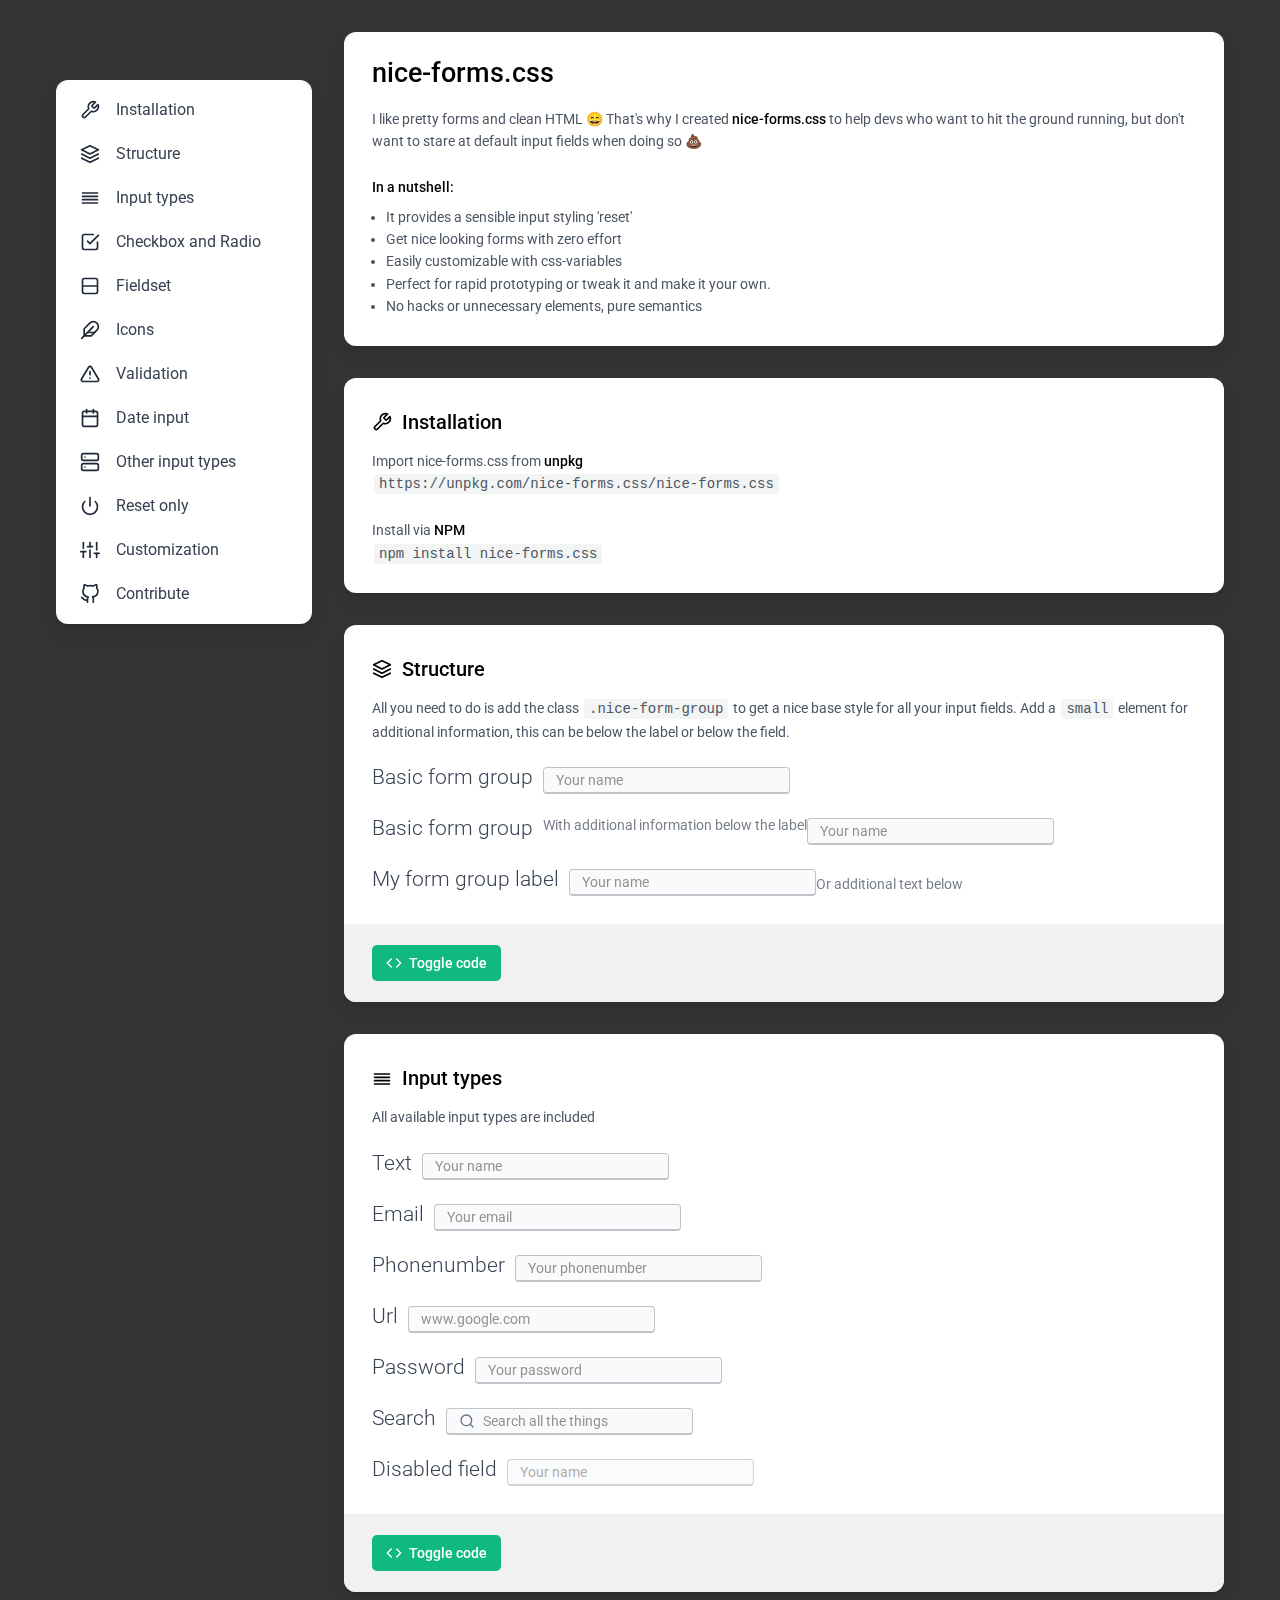
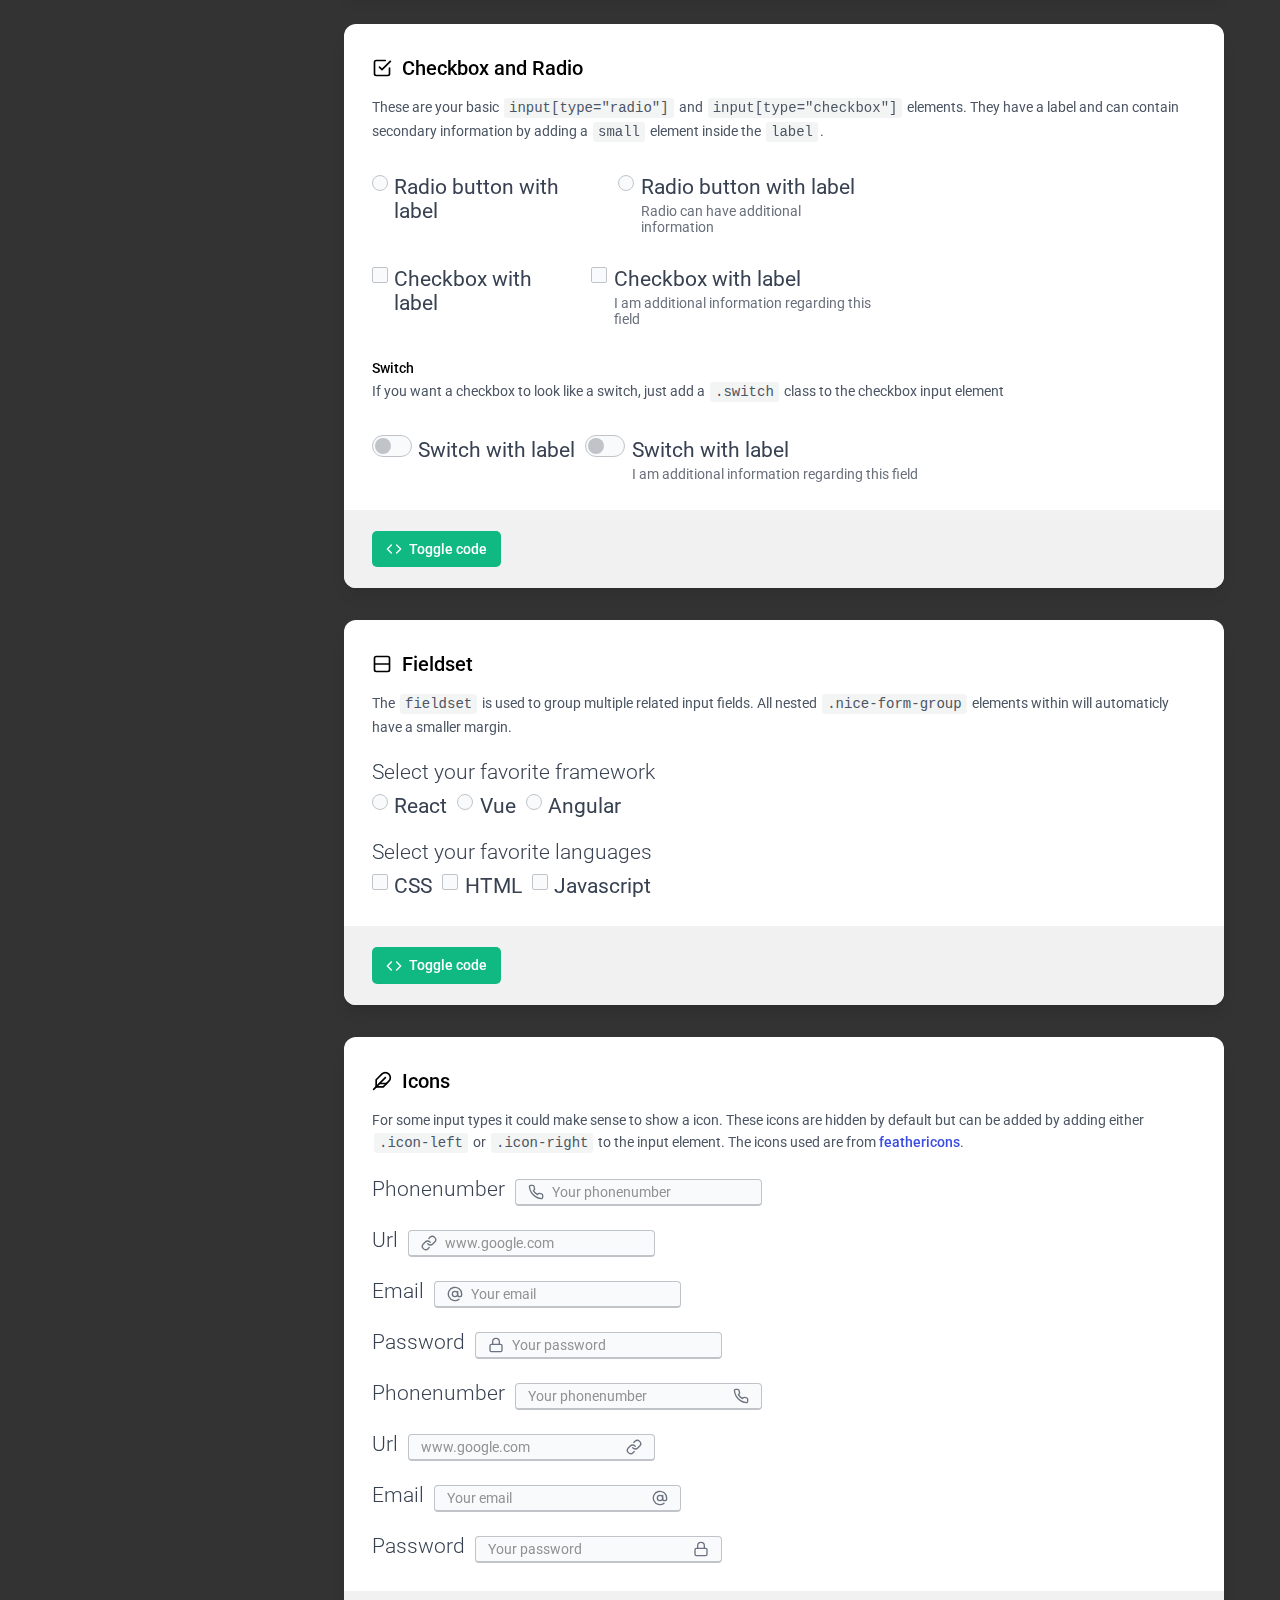
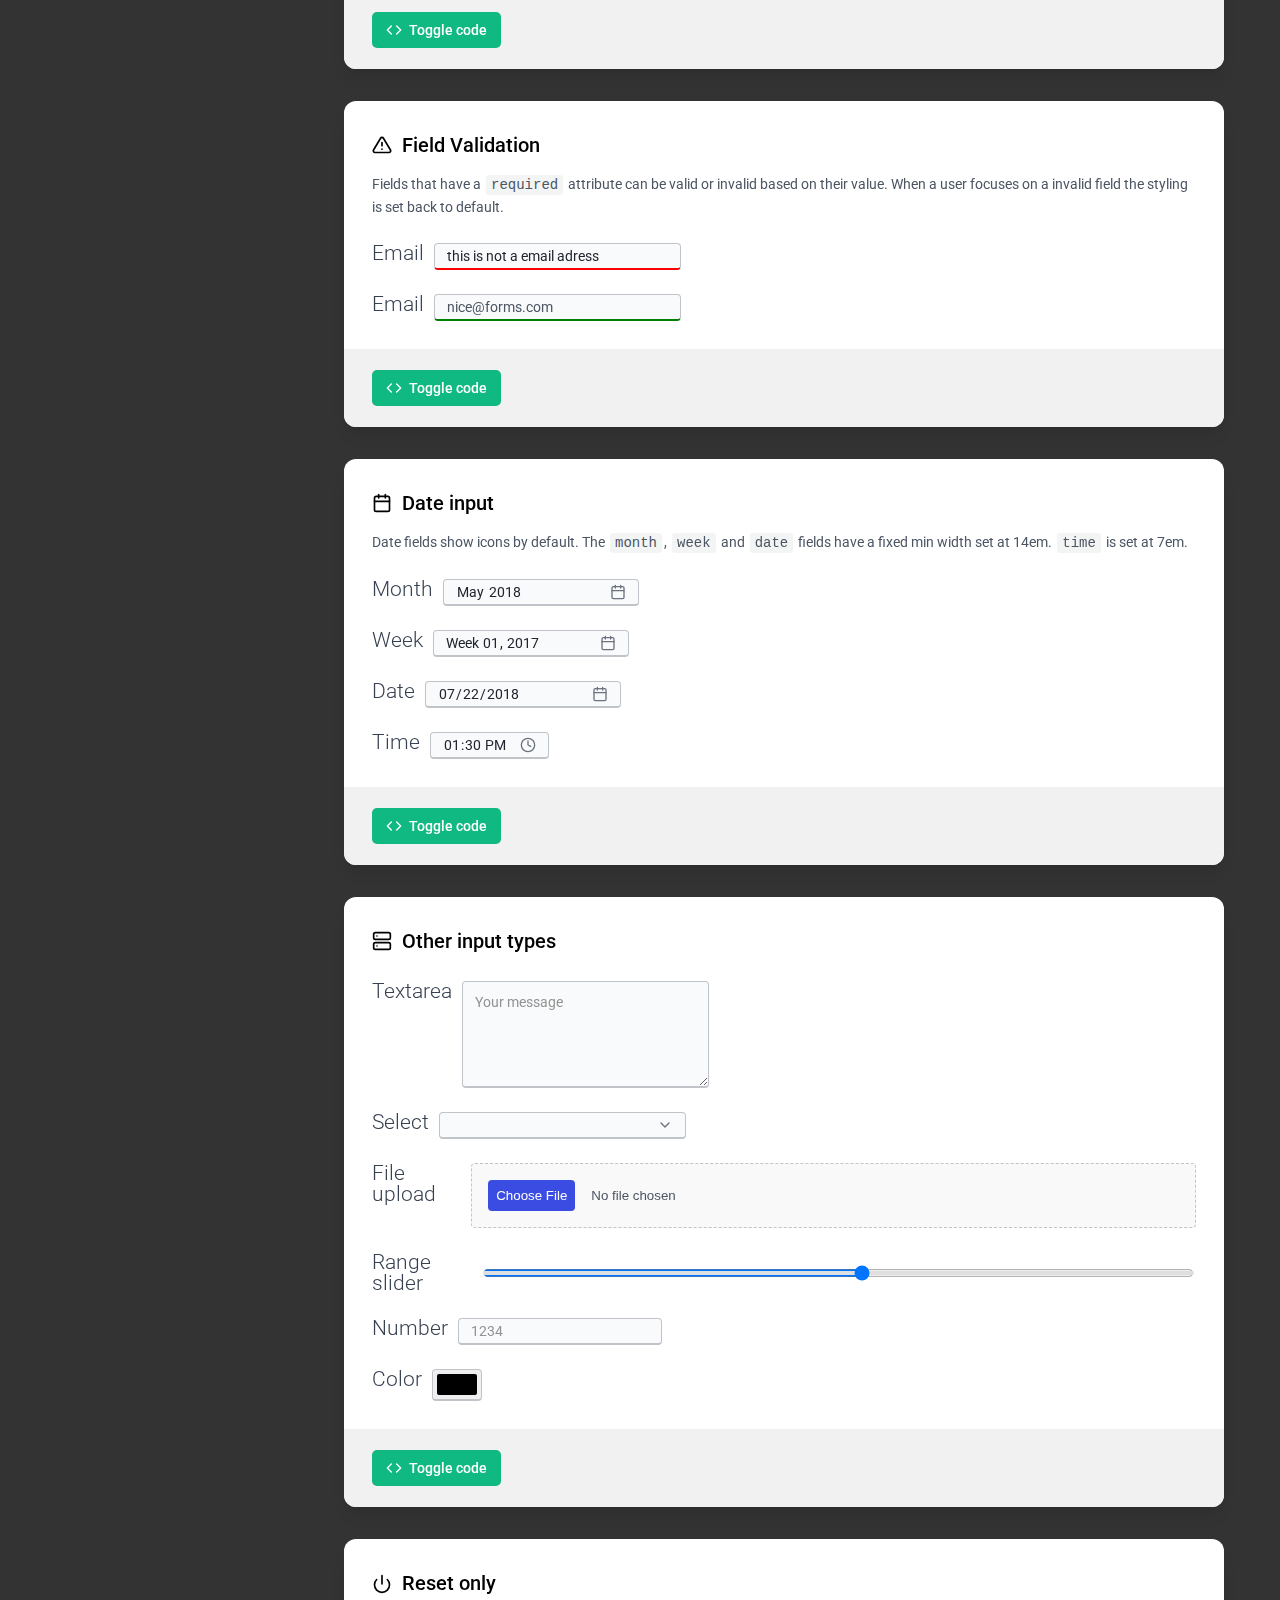
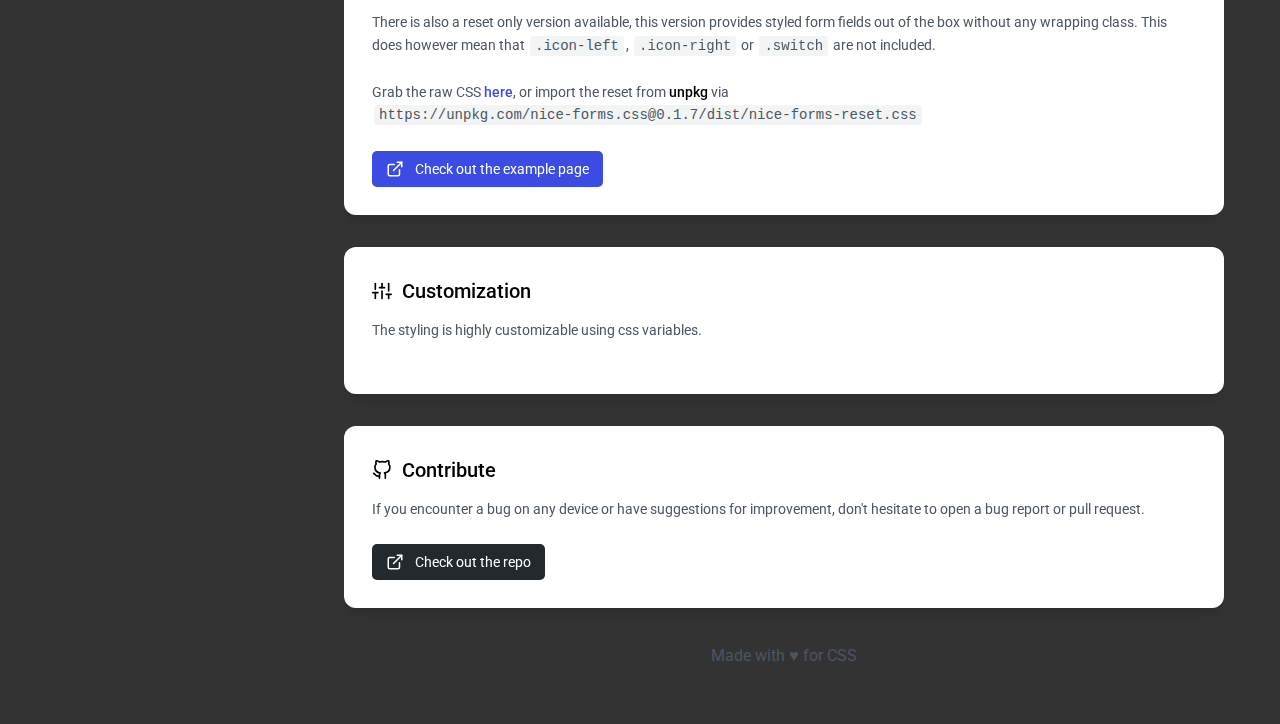
<file: public/nice-forms/nice-forms.html>
<!-- https://github.com/nielsVoogt/nice-forms.css -->
<!-- https://codepen.io/NielsVoogt/pen/eYBQpPR -->

<!DOCTYPE html>
<html lang="en">
<head>
  <meta charset="UTF-8">
  <meta name="viewport" content="width=device-width, initial-scale=1.0">
  <title>Document</title>
  <link rel="icon" href="../media/mux_final.ico" type="image/x-icon">
  <link rel="stylesheet" href="nice-forms.css">
</head>
<body>
 <div class="demo-page">
    <div class="demo-page-navigation">
      <nav>
        <ul>
          <li>
            <a href="#installation">
              <svg xmlns="http://www.w3.org/2000/svg" width="24" height="24" viewBox="0 0 24 24" fill="none" stroke="currentColor" stroke-width="2" stroke-linecap="round" stroke-linejoin="round" class="feather feather-tool">
                <path d="M14.7 6.3a1 1 0 0 0 0 1.4l1.6 1.6a1 1 0 0 0 1.4 0l3.77-3.77a6 6 0 0 1-7.94 7.94l-6.91 6.91a2.12 2.12 0 0 1-3-3l6.91-6.91a6 6 0 0 1 7.94-7.94l-3.76 3.76z" />
              </svg>
              Installation</a>
          </li>
          <li>
            <a href="#structure">
              <svg xmlns="http://www.w3.org/2000/svg" width="24" height="24" viewBox="0 0 24 24" fill="none" stroke="currentColor" stroke-width="2" stroke-linecap="round" stroke-linejoin="round" class="feather feather-layers">
                <polygon points="12 2 2 7 12 12 22 7 12 2" />
                <polyline points="2 17 12 22 22 17" />
                <polyline points="2 12 12 17 22 12" />
              </svg>
              Structure</a>
          </li>
          <li>
            <a href="#input-types">
              <svg xmlns="http://www.w3.org/2000/svg" width="24" height="24" viewBox="0 0 24 24" fill="none" stroke="currentColor" stroke-width="2" stroke-linecap="round" stroke-linejoin="round" class="feather feather-align-justify">
                <line x1="21" y1="10" x2="3" y2="10" />
                <line x1="21" y1="6" x2="3" y2="6" />
                <line x1="21" y1="14" x2="3" y2="14" />
                <line x1="21" y1="18" x2="3" y2="18" />
              </svg>
              Input types</a>
          </li>
          <li>
            <a href="#checkbox-and-radio">
              <svg xmlns="http://www.w3.org/2000/svg" width="24" height="24" viewBox="0 0 24 24" fill="none" stroke="currentColor" stroke-width="2" stroke-linecap="round" stroke-linejoin="round" class="feather feather-check-square">
                <polyline points="9 11 12 14 22 4" />
                <path d="M21 12v7a2 2 0 0 1-2 2H5a2 2 0 0 1-2-2V5a2 2 0 0 1 2-2h11" />
              </svg>
              Checkbox and Radio</a>
          </li>
          <li>
            <a href="#fieldset">
              <svg xmlns="http://www.w3.org/2000/svg" style="transform: rotate(90deg)" width="24" height="24" viewBox="0 0 24 24" fill="none" stroke="currentColor" stroke-width="2" stroke-linecap="round" stroke-linejoin="round" class="feather feather-columns">
                <path d="M12 3h7a2 2 0 0 1 2 2v14a2 2 0 0 1-2 2h-7m0-18H5a2 2 0 0 0-2 2v14a2 2 0 0 0 2 2h7m0-18v18" />
              </svg>
              Fieldset</a>
          </li>
  
          <li>
            <a href="#icons">
              <svg xmlns="http://www.w3.org/2000/svg" width="24" height="24" viewBox="0 0 24 24" fill="none" stroke="currentColor" stroke-width="2" stroke-linecap="round" stroke-linejoin="round" class="feather feather-feather">
                <path d="M20.24 12.24a6 6 0 0 0-8.49-8.49L5 10.5V19h8.5z" />
                <line x1="16" y1="8" x2="2" y2="22" />
                <line x1="17.5" y1="15" x2="9" y2="15" />
              </svg>
              Icons</a>
          </li>
          <li>
            <a href="#validation">
              <svg xmlns="http://www.w3.org/2000/svg" width="24" height="24" viewBox="0 0 24 24" fill="none" stroke="currentColor" stroke-width="2" stroke-linecap="round" stroke-linejoin="round" class="feather feather-alert-triangle">
                <path d="M10.29 3.86L1.82 18a2 2 0 0 0 1.71 3h16.94a2 2 0 0 0 1.71-3L13.71 3.86a2 2 0 0 0-3.42 0z" />
                <line x1="12" y1="9" x2="12" y2="13" />
                <line x1="12" y1="17" x2="12.01" y2="17" />
              </svg>
              Validation</a>
          </li>
          <li>
            <a href="#date">
              <svg xmlns="http://www.w3.org/2000/svg" width="24" height="24" viewBox="0 0 24 24" fill="none" stroke="currentColor" stroke-width="2" stroke-linecap="round" stroke-linejoin="round" class="feather feather-calendar">
                <rect x="3" y="4" width="18" height="18" rx="2" ry="2" />
                <line x1="16" y1="2" x2="16" y2="6" />
                <line x1="8" y1="2" x2="8" y2="6" />
                <line x1="3" y1="10" x2="21" y2="10" />
              </svg>
              Date input</a>
          </li>
          <li>
            <a href="#other">
              <svg xmlns="http://www.w3.org/2000/svg" width="24" height="24" viewBox="0 0 24 24" fill="none" stroke="currentColor" stroke-width="2" stroke-linecap="round" stroke-linejoin="round" class="feather feather-server">
                <rect x="2" y="2" width="20" height="8" rx="2" ry="2" />
                <rect x="2" y="14" width="20" height="8" rx="2" ry="2" />
                <line x1="6" y1="6" x2="6.01" y2="6" />
                <line x1="6" y1="18" x2="6.01" y2="18" />
              </svg>
              Other input types</a>
          </li>
          <li>
            <a href="#reset">
              <svg xmlns="http://www.w3.org/2000/svg" width="24" height="24" viewBox="0 0 24 24" fill="none" stroke="currentColor" stroke-width="2" stroke-linecap="round" stroke-linejoin="round" class="feather feather-power">
                <path d="M18.36 6.64a9 9 0 1 1-12.73 0" />
                <line x1="12" y1="2" x2="12" y2="12" />
              </svg>
              Reset only</a>
          </li>
          <li>
            <a href="#customization">
              <svg xmlns="http://www.w3.org/2000/svg" width="24" height="24" viewBox="0 0 24 24" fill="none" stroke="currentColor" stroke-width="2" stroke-linecap="round" stroke-linejoin="round" class="feather feather-sliders">
                <line x1="4" y1="21" x2="4" y2="14" />
                <line x1="4" y1="10" x2="4" y2="3" />
                <line x1="12" y1="21" x2="12" y2="12" />
                <line x1="12" y1="8" x2="12" y2="3" />
                <line x1="20" y1="21" x2="20" y2="16" />
                <line x1="20" y1="12" x2="20" y2="3" />
                <line x1="1" y1="14" x2="7" y2="14" />
                <line x1="9" y1="8" x2="15" y2="8" />
                <line x1="17" y1="16" x2="23" y2="16" />
              </svg>
              Customization</a>
          </li>
          <li>
            <a href="#contribute">
              <svg xmlns="http://www.w3.org/2000/svg" width="24" height="24" viewBox="0 0 24 24" fill="none" stroke="currentColor" stroke-width="2" stroke-linecap="round" stroke-linejoin="round" class="feather feather-github">
                <path d="M9 19c-5 1.5-5-2.5-7-3m14 6v-3.87a3.37 3.37 0 0 0-.94-2.61c3.14-.35 6.44-1.54 6.44-7A5.44 5.44 0 0 0 20 4.77 5.07 5.07 0 0 0 19.91 1S18.73.65 16 2.48a13.38 13.38 0 0 0-7 0C6.27.65 5.09 1 5.09 1A5.07 5.07 0 0 0 5 4.77a5.44 5.44 0 0 0-1.5 3.78c0 5.42 3.3 6.61 6.44 7A3.37 3.37 0 0 0 9 18.13V22" />
              </svg>
              Contribute</a>
          </li>
        </ul>
      </nav>
    </div>
    <main class="demo-page-content">
      <section>
        <div class="href-target" id="intro"></div>
        <h1 class="package-name">nice-forms.css</h1>
        <p>
          I like pretty forms and clean HTML 😄 That's why I created
          <strong>nice-forms.css</strong> to help devs who want to hit the
          ground running, but don't want to stare at default input fields when
          doing so 💩
        </p>
        <strong>In a nutshell:</strong>
        <ul>
          <li>It provides a sensible input styling 'reset'</li>
          <li>Get nice looking forms with zero effort</li>
          <li>Easily customizable with css-variables</li>
          <li>
            Perfect for rapid prototyping or tweak it and make it your own.
          </li>
          <li>No hacks or unnecessary elements, pure semantics</li>
        </ul>
      </section>
  
      <section>
        <div class="href-target" id="installation"></div>
        <h1>
          <svg xmlns="http://www.w3.org/2000/svg" width="24" height="24" viewBox="0 0 24 24" fill="none" stroke="currentColor" stroke-width="2" stroke-linecap="round" stroke-linejoin="round" class="feather feather-tool">
            <path d="M14.7 6.3a1 1 0 0 0 0 1.4l1.6 1.6a1 1 0 0 0 1.4 0l3.77-3.77a6 6 0 0 1-7.94 7.94l-6.91 6.91a2.12 2.12 0 0 1-3-3l6.91-6.91a6 6 0 0 1 7.94-7.94l-3.76 3.76z" />
          </svg>
          Installation
        </h1>
        <p>
          Import nice-forms.css from <strong>unpkg</strong>
          <br />
          <code>https://unpkg.com/nice-forms.css/nice-forms.css</code>
        </p>
        <p>
          Install via <strong>NPM</strong>
          <br />
          <code> npm install nice-forms.css </code>
        </p>
      </section>
  
      <section>
        <div class="href-target" id="structure"></div>
        <h1>
          <svg xmlns="http://www.w3.org/2000/svg" width="24" height="24" viewBox="0 0 24 24" fill="none" stroke="currentColor" stroke-width="2" stroke-linecap="round" stroke-linejoin="round" class="feather feather-layers">
            <polygon points="12 2 2 7 12 12 22 7 12 2" />
            <polyline points="2 17 12 22 22 17" />
            <polyline points="2 12 12 17 22 12" />
          </svg>
          Structure
        </h1>
        <p>
          All you need to do is add the class <code>.nice-form-group</code> to
          get a nice base style for all your input fields. Add a
          <code>small</code> element for additional information, this can be
          below the label or below the field.
        </p>
  
        <div class="nice-form-group">
          <label>Basic form group</label>
          <input type="text" placeholder="Your name" />
        </div>
  
        <div class="nice-form-group">
          <label>Basic form group</label>
          <small>With additional information below the label</small>
          <input type="text" placeholder="Your name" />
        </div>
  
        <div class="nice-form-group">
          <label>My form group label</label>
          <input type="text" placeholder="Your name" />
          <small>Or additional text below</small>
        </div>
  
        <details>
          <summary>
            <div class="toggle-code">
              <svg xmlns="http://www.w3.org/2000/svg" width="16" height="16" viewBox="0 0 24 24" fill="none" stroke="currentColor" stroke-width="2" stroke-linecap="round" stroke-linejoin="round" class="feather feather-code">
                <polyline points="16 18 22 12 16 6" />
                <polyline points="8 6 2 12 8 18" />
              </svg>
              Toggle code
            </div>
          </summary>
          <script src="https://gist.github.com/nielsVoogt/a00c2c8b6b7acfacce6d50926379e722.js"></script>
        </details>
      </section>
  
      <section>
        <div class="href-target" id="input-types"></div>
        <h1>
          <svg xmlns="http://www.w3.org/2000/svg" width="24" height="24" viewBox="0 0 24 24" fill="none" stroke="currentColor" stroke-width="2" stroke-linecap="round" stroke-linejoin="round" class="feather feather-align-justify">
            <line x1="21" y1="10" x2="3" y2="10" />
            <line x1="21" y1="6" x2="3" y2="6" />
            <line x1="21" y1="14" x2="3" y2="14" />
            <line x1="21" y1="18" x2="3" y2="18" />
          </svg>
          Input types
        </h1>
        <p>All available input types are included</p>
  
        <div class="nice-form-group">
          <label>Text</label>
          <input type="text" placeholder="Your name" value="" />
        </div>
  
        <div class="nice-form-group">
          <label>Email</label>
          <input type="email" placeholder="Your email" value="" />
        </div>
  
        <div class="nice-form-group">
          <label>Phonenumber</label>
          <input type="tel" placeholder="Your phonenumber" value="" />
        </div>
  
        <div class="nice-form-group">
          <label>Url</label>
          <input type="url" placeholder="www.google.com" value="" />
        </div>
  
        <div class="nice-form-group">
          <label>Password</label>
          <input type="password" placeholder="Your password" />
        </div>
  
        <div class="nice-form-group">
          <label>Search</label>
          <input type="search" placeholder="Search all the things" value="" />
        </div>
  
        <div class="nice-form-group">
          <label>Disabled field</label>
          <input type="text" disabled placeholder="Your name" value="" />
        </div>
        <details>
          <summary>
            <div class="toggle-code">
              <svg xmlns="http://www.w3.org/2000/svg" width="16" height="16" viewBox="0 0 24 24" fill="none" stroke="currentColor" stroke-width="2" stroke-linecap="round" stroke-linejoin="round" class="feather feather-code">
                <polyline points="16 18 22 12 16 6" />
                <polyline points="8 6 2 12 8 18" />
              </svg>
              Toggle code
            </div>
          </summary>
          <script src="https://gist.github.com/nielsVoogt/e25c9c8f2b8456bbd1239b775d21333f.js"></script>
        </details>
      </section>
  
      <section>
        <div class="href-target" id="checkbox-and-radio"></div>
        <h1>
          <svg xmlns="http://www.w3.org/2000/svg" width="24" height="24" viewBox="0 0 24 24" fill="none" stroke="currentColor" stroke-width="2" stroke-linecap="round" stroke-linejoin="round" class="feather feather-check-square">
            <polyline points="9 11 12 14 22 4" />
            <path d="M21 12v7a2 2 0 0 1-2 2H5a2 2 0 0 1-2-2V5a2 2 0 0 1 2-2h11" />
          </svg>
          Checkbox and Radio
        </h1>
        <p>
          These are your basic <code>input[type="radio"]</code> and
          <code>input[type="checkbox"]</code> elements. They have a label and
          can contain secondary information by adding a
          <code>small</code> element inside the <code>label</code>.
        </p>
  
        <fieldset class="nice-form-group">
          <div class="nice-form-group">
            <input type="radio" name="radio" id="r-1" />
            <label for="r-1">Radio button with label</label>
          </div>
  
          <div class="nice-form-group">
            <input type="radio" name="radio" id="r-2" />
            <label for="r-2">
              Radio button with label
              <small>Radio can have additional information</small>
            </label>
          </div>
        </fieldset>
  
        <fieldset class="nice-form-group">
          <div class="nice-form-group">
            <input type="checkbox" id="check-1" />
            <label for="check-1">Checkbox with label</label>
          </div>
  
          <div class="nice-form-group">
            <input type="checkbox" id="check-2" />
            <label for="check-2">
              Checkbox with label
              <small>I am additional information regarding this field</small>
            </label>
          </div>
        </fieldset>
        <br />
        <p>
          <strong style="display: block">Switch</strong>
          If you want a checkbox to look like a switch, just add a
          <code>.switch</code> class to the checkbox input element
        </p>
  
        <fieldset class="nice-form-group">
          <div class="nice-form-group">
            <input type="checkbox" id="check-3" class="switch" />
            <label for="check-3">Switch with label</label>
          </div>
  
          <div class="nice-form-group">
            <input type="checkbox" id="check-4" class="switch" />
            <label for="check-4">
              Switch with label
              <small>I am additional information regarding this field</small>
            </label>
          </div>
        </fieldset>
  
        <details>
          <summary>
            <div class="toggle-code">
              <svg xmlns="http://www.w3.org/2000/svg" width="16" height="16" viewBox="0 0 24 24" fill="none" stroke="currentColor" stroke-width="2" stroke-linecap="round" stroke-linejoin="round" class="feather feather-code">
                <polyline points="16 18 22 12 16 6" />
                <polyline points="8 6 2 12 8 18" />
              </svg>
              Toggle code
            </div>
          </summary>
          <script src="https://gist.github.com/nielsVoogt/5c490e16bc1b63bba29d4ee76477f94d.js"></script>
        </details>
      </section>
  
      <section>
        <div class="href-target" id="fieldset"></div>
        <h1>
          <svg xmlns="http://www.w3.org/2000/svg" style="transform: rotate(90deg)" width="24" height="24" viewBox="0 0 24 24" fill="none" stroke="currentColor" stroke-width="2" stroke-linecap="round" stroke-linejoin="round" class="feather feather-columns">
            <path d="M12 3h7a2 2 0 0 1 2 2v14a2 2 0 0 1-2 2h-7m0-18H5a2 2 0 0 0-2 2v14a2 2 0 0 0 2 2h7m0-18v18" />
          </svg>
          Fieldset
        </h1>
        <p>
          The <code>fieldset</code> is used to group multiple related input
          fields. All nested <code>.nice-form-group</code> elements within
          will automaticly have a smaller margin.
        </p>
  
        <fieldset class="nice-form-group">
          <legend>Select your favorite framework</legend>
          <div class="nice-form-group">
            <input type="radio" name="radio" id="react" />
            <label for="react">React</label>
          </div>
  
          <div class="nice-form-group">
            <input type="radio" name="radio" id="vue" />
            <label for="vue">Vue</label>
          </div>
  
          <div class="nice-form-group">
            <input type="radio" name="radio" id="angular" />
            <label for="angular">Angular</label>
          </div>
        </fieldset>
  
        <fieldset class="nice-form-group">
          <legend>Select your favorite languages</legend>
          <div class="nice-form-group">
            <input type="checkbox" id="css" />
            <label for="css">CSS</label>
          </div>
  
          <div class="nice-form-group">
            <input type="checkbox" id="html" />
            <label for="html">HTML</label>
          </div>
  
          <div class="nice-form-group">
            <input type="checkbox" id="js" />
            <label for="js">Javascript</label>
          </div>
        </fieldset>
        <details>
          <summary>
            <div class="toggle-code">
              <svg xmlns="http://www.w3.org/2000/svg" width="16" height="16" viewBox="0 0 24 24" fill="none" stroke="currentColor" stroke-width="2" stroke-linecap="round" stroke-linejoin="round" class="feather feather-code">
                <polyline points="16 18 22 12 16 6" />
                <polyline points="8 6 2 12 8 18" />
              </svg>
              Toggle code
            </div>
          </summary>
          <script src="https://gist.github.com/nielsVoogt/e513d0df728dfc3fb1f5f9ecae042bf8.js"></script>
        </details>
      </section>
  
      <section>
        <div class="href-target" id="icons"></div>
        <h1>
          <svg xmlns="http://www.w3.org/2000/svg" width="24" height="24" viewBox="0 0 24 24" fill="none" stroke="currentColor" stroke-width="2" stroke-linecap="round" stroke-linejoin="round" class="feather feather-feather">
            <path d="M20.24 12.24a6 6 0 0 0-8.49-8.49L5 10.5V19h8.5z" />
            <line x1="16" y1="8" x2="2" y2="22" />
            <line x1="17.5" y1="15" x2="9" y2="15" />
          </svg>
          Icons
        </h1>
        <p>
          For some input types it could make sense to show a icon. These icons
          are hidden by default but can be added by adding either
          <code>.icon-left</code> or <code>.icon-right</code> to the input
          element. The icons used are from
          <a href="https://feathericons.com/" target="_blank">feathericons</a>.
        </p>
  
        <div class="nice-form-group">
          <label>Phonenumber</label>
          <input type="tel" placeholder="Your phonenumber" value="" class="icon-left" />
        </div>
  
        <div class="nice-form-group">
          <label>Url</label>
          <input type="url" placeholder="www.google.com" value="" class="icon-left" />
        </div>
  
        <div class="nice-form-group">
          <label>Email</label>
          <input type="email" placeholder="Your email" value="" class="icon-left" />
        </div>
  
        <div class="nice-form-group">
          <label>Password</label>
          <input type="password" placeholder="Your password" class="icon-left" />
        </div>
  
        <div class="nice-form-group">
          <label>Phonenumber</label>
          <input type="tel" placeholder="Your phonenumber" value="" class="icon-right" />
        </div>
  
        <div class="nice-form-group">
          <label>Url</label>
          <input type="url" placeholder="www.google.com" value="" class="icon-right" />
        </div>
  
        <div class="nice-form-group">
          <label>Email</label>
          <input type="email" placeholder="Your email" value="" class="icon-right" />
        </div>
  
        <div class="nice-form-group">
          <label>Password</label>
          <input type="password" placeholder="Your password" class="icon-right" />
        </div>
  
        <details>
          <summary>
            <div class="toggle-code">
              <svg xmlns="http://www.w3.org/2000/svg" width="16" height="16" viewBox="0 0 24 24" fill="none" stroke="currentColor" stroke-width="2" stroke-linecap="round" stroke-linejoin="round" class="feather feather-code">
                <polyline points="16 18 22 12 16 6" />
                <polyline points="8 6 2 12 8 18" />
              </svg>
              Toggle code
            </div>
          </summary>
          <script src="https://gist.github.com/nielsVoogt/8cc4cd8ebc6e81c3f889f1b40037b0cc.js"></script>
        </details>
      </section>
  
      <section>
        <div class="href-target" id="validation"></div>
        <h1>
          <svg xmlns="http://www.w3.org/2000/svg" width="24" height="24" viewBox="0 0 24 24" fill="none" stroke="currentColor" stroke-width="2" stroke-linecap="round" stroke-linejoin="round" class="feather feather-alert-triangle">
            <path d="M10.29 3.86L1.82 18a2 2 0 0 0 1.71 3h16.94a2 2 0 0 0 1.71-3L13.71 3.86a2 2 0 0 0-3.42 0z" />
            <line x1="12" y1="9" x2="12" y2="13" />
            <line x1="12" y1="17" x2="12.01" y2="17" />
          </svg>
          Field Validation
        </h1>
        <p>
          Fields that have a <code>required</code> attribute can be valid or
          invalid based on their value. When a user focuses on a invalid field
          the styling is set back to default.
        </p>
  
        <div class="nice-form-group">
          <label>Email</label>
          <input type="email" placeholder="Your email" value="this is not a email adress" required />
        </div>
  
        <div class="nice-form-group">
          <label>Email</label>
          <input type="email" placeholder="Your email" value="nice@forms.com" required />
        </div>
        <details>
          <summary>
            <div class="toggle-code">
              <svg xmlns="http://www.w3.org/2000/svg" width="16" height="16" viewBox="0 0 24 24" fill="none" stroke="currentColor" stroke-width="2" stroke-linecap="round" stroke-linejoin="round" class="feather feather-code">
                <polyline points="16 18 22 12 16 6" />
                <polyline points="8 6 2 12 8 18" />
              </svg>
              Toggle code
            </div>
          </summary>
          <script src="https://gist.github.com/nielsVoogt/75ebf8c12ca420eb2089312a931ab4cf.js"></script>
        </details>
      </section>
  
      <section>
        <div class="href-target" id="date"></div>
        <h1>
          <svg xmlns="http://www.w3.org/2000/svg" width="24" height="24" viewBox="0 0 24 24" fill="none" stroke="currentColor" stroke-width="2" stroke-linecap="round" stroke-linejoin="round" class="feather feather-calendar">
            <rect x="3" y="4" width="18" height="18" rx="2" ry="2" />
            <line x1="16" y1="2" x2="16" y2="6" />
            <line x1="8" y1="2" x2="8" y2="6" />
            <line x1="3" y1="10" x2="21" y2="10" />
          </svg>
          Date input
        </h1>
        <p>
          Date fields show icons by default. The <code>month</code>,
          <code>week</code> and <code>date</code> fields have a fixed min
          width set at 14em. <code>time</code> is set at 7em.
        </p>
  
        <div class="nice-form-group">
          <label>Month</label>
          <input type="month" value="2018-05" />
        </div>
  
        <div class="nice-form-group">
          <label>Week</label>
          <input type="week" value="2017-W01" />
        </div>
  
        <div class="nice-form-group">
          <label>Date</label>
          <input type="date" value="2018-07-22" />
        </div>
  
        <div class="nice-form-group">
          <label>Time</label>
          <input type="time" value="13:30" />
        </div>
  
        <details>
          <summary>
            <div class="toggle-code">
              <svg xmlns="http://www.w3.org/2000/svg" width="16" height="16" viewBox="0 0 24 24" fill="none" stroke="currentColor" stroke-width="2" stroke-linecap="round" stroke-linejoin="round" class="feather feather-code">
                <polyline points="16 18 22 12 16 6" />
                <polyline points="8 6 2 12 8 18" />
              </svg>
              Toggle code
            </div>
          </summary>
          <script src="https://gist.github.com/nielsVoogt/2ae279af287e520f545285b0d7c45828.js"></script>
        </details>
      </section>
  
      <section>
        <div class="href-target" id="other"></div>
        <h1>
          <svg xmlns="http://www.w3.org/2000/svg" width="24" height="24" viewBox="0 0 24 24" fill="none" stroke="currentColor" stroke-width="2" stroke-linecap="round" stroke-linejoin="round" class="feather feather-server">
            <rect x="2" y="2" width="20" height="8" rx="2" ry="2" />
            <rect x="2" y="14" width="20" height="8" rx="2" ry="2" />
            <line x1="6" y1="6" x2="6.01" y2="6" />
            <line x1="6" y1="18" x2="6.01" y2="18" />
          </svg>
          Other input types
        </h1>
  
        <div class="nice-form-group">
          <label>Textarea</label>
          <textarea rows="5" placeholder="Your message"></textarea>
        </div>
  
        <div class="nice-form-group">
          <label>Select</label>
          <select>
            <option>Please select a value</option>
            <option>Option 1</option>
            <option>Option 2</option>
          </select>
        </div>
  
        <div class="nice-form-group">
          <label>File upload</label>
          <input type="file" />
        </div>
  
        <div class="nice-form-group">
          <label>Range slider</label>
          <input type="range" min="0" max="15" />
        </div>
  
        <div class="nice-form-group">
          <label>Number</label>
          <input type="number" placeholder="1234" />
        </div>
  
        <div class="nice-form-group">
          <label>Color</label>
          <input type="color" />
        </div>
  
        <details>
          <summary>
            <div class="toggle-code">
              <svg xmlns="http://www.w3.org/2000/svg" width="16" height="16" viewBox="0 0 24 24" fill="none" stroke="currentColor" stroke-width="2" stroke-linecap="round" stroke-linejoin="round" class="feather feather-code">
                <polyline points="16 18 22 12 16 6" />
                <polyline points="8 6 2 12 8 18" />
              </svg>
              Toggle code
            </div>
          </summary>
          <script src="https://gist.github.com/nielsVoogt/f0480b1a2d0deda02138d61ec5c9f4d0.js"></script>
        </details>
      </section>
  
      <section>
        <div class="href-target" id="reset"></div>
        <h1>
          <svg xmlns="http://www.w3.org/2000/svg" width="24" height="24" viewBox="0 0 24 24" fill="none" stroke="currentColor" stroke-width="2" stroke-linecap="round" stroke-linejoin="round" class="feather feather-power">
            <path d="M18.36 6.64a9 9 0 1 1-12.73 0" />
            <line x1="12" y1="2" x2="12" y2="12" />
          </svg>
          Reset only
        </h1>
        <p>There is also a reset only version available, this version provides styled form fields out of the box without any wrapping class. This does however mean that <code>.icon-left</code>, <code>.icon-right</code> or <code>.switch</code> are not included.</p>
        <p>
          Grab the raw CSS <a href="https://raw.githubusercontent.com/nielsVoogt/nice-forms.css/main/dist/nice-forms-reset.css">here</a>, or import the reset from <strong>unpkg</strong> via
          <code>https://unpkg.com/nice-forms.css@0.1.7/dist/nice-forms-reset.css</code>
        </p>
  
        <a href="https://nielsvoogt.github.io/nice-forms.css/reset.html" class="to-reset" target="_blank">
          <svg xmlns="http://www.w3.org/2000/svg" width="24" height="24" viewBox="0 0 24 24" fill="none" stroke="currentColor" stroke-width="2" stroke-linecap="round" stroke-linejoin="round" class="feather feather-external-link">
            <path d="M18 13v6a2 2 0 0 1-2 2H5a2 2 0 0 1-2-2V8a2 2 0 0 1 2-2h6" />
            <polyline points="15 3 21 3 21 9" />
            <line x1="10" y1="14" x2="21" y2="3" />
          </svg>
          Check out the example page
        </a>
      </section>
  
      <section>
        <div class="href-target" id="customization"></div>
        <h1>
          <svg xmlns="http://www.w3.org/2000/svg" width="24" height="24" viewBox="0 0 24 24" fill="none" stroke="currentColor" stroke-width="2" stroke-linecap="round" stroke-linejoin="round" class="feather feather-sliders">
            <line x1="4" y1="21" x2="4" y2="14" />
            <line x1="4" y1="10" x2="4" y2="3" />
            <line x1="12" y1="21" x2="12" y2="12" />
            <line x1="12" y1="8" x2="12" y2="3" />
            <line x1="20" y1="21" x2="20" y2="16" />
            <line x1="20" y1="12" x2="20" y2="3" />
            <line x1="1" y1="14" x2="7" y2="14" />
            <line x1="9" y1="8" x2="15" y2="8" />
            <line x1="17" y1="16" x2="23" y2="16" />
          </svg>
          Customization
        </h1>
        <p>The styling is highly customizable using css variables.</p>
        <script src="https://gist.github.com/nielsVoogt/63daf967a17776d00f5923048cf28daf.js"></script>
      </section>
  
      <section>
        <div class="href-target" id="contribute"></div>
        <h1>
          <svg xmlns="http://www.w3.org/2000/svg" width="24" height="24" viewBox="0 0 24 24" fill="none" stroke="currentColor" stroke-width="2" stroke-linecap="round" stroke-linejoin="round" class="feather feather-github">
            <path d="M9 19c-5 1.5-5-2.5-7-3m14 6v-3.87a3.37 3.37 0 0 0-.94-2.61c3.14-.35 6.44-1.54 6.44-7A5.44 5.44 0 0 0 20 4.77 5.07 5.07 0 0 0 19.91 1S18.73.65 16 2.48a13.38 13.38 0 0 0-7 0C6.27.65 5.09 1 5.09 1A5.07 5.07 0 0 0 5 4.77a5.44 5.44 0 0 0-1.5 3.78c0 5.42 3.3 6.61 6.44 7A3.37 3.37 0 0 0 9 18.13V22" />
          </svg>
          Contribute
        </h1>
        <p>
          If you encounter a bug on any device or have suggestions for
          improvement, don't hesitate to open a bug report or pull request.
        </p>
  
        <a href="https://github.com/nielsVoogt/nice-forms.css" class="to-repo" target="_blank">
          <svg xmlns="http://www.w3.org/2000/svg" width="24" height="24" viewBox="0 0 24 24" fill="none" stroke="currentColor" stroke-width="2" stroke-linecap="round" stroke-linejoin="round" class="feather feather-external-link">
            <path d="M18 13v6a2 2 0 0 1-2 2H5a2 2 0 0 1-2-2V8a2 2 0 0 1 2-2h6" />
            <polyline points="15 3 21 3 21 9" />
            <line x1="10" y1="14" x2="21" y2="3" />
          </svg>
          Check out the repo
        </a>
      </section>
  
      <footer>Made with ♥ for CSS</footer>
    </main>
  </div>
</body>
</html>
</file>
<file: nice-forms/nice-forms.css>
@import url("https://fonts.googleapis.com/css2?family=Roboto:wght@400;500&display=swap");
 a, abbr, acronym, address, applet, article, aside, audio, b, big, blockquote, body, canvas, caption, center, cite, code, del, details, dfn, div, dl, dt, embed, fieldset, figcaption, figure, footer, form, h1, h2, h3, h4, h5, h6, header, hgroup, html, i, iframe, img, ins, kbd, label, legend, li, mark, menu, nav, object, ol, output, p, pre, q, ruby, s, samp, section, small, span, strike, strong, sub, summary, sup, table, tbody, td, tfoot, th, thead, time, tr, tt, u, ul, var, video {
	 margin: 0;
	 padding: 0;
	 border: 0;
	 font-size: 100%;
	 font: inherit;
	 vertical-align: initial;
}
 article, aside, details, figcaption, figure, footer, header, hgroup, menu, nav, section {
	 display: block;
}
 body {
	 line-height: 1;
}
ol, ul {
	 list-style: none;
}
ul.a{
	list-style-type: circle;
}
 blockquote, q {
	 quotes: none;
}
 blockquote:after, blockquote:before, q:after, q:before {
	 content: "";
	 content: none;
}
 table {
	 border-collapse: collapse;
	 border-spacing: 0;
}
 .nice-form-group {
	 --nf-input-size: 1rem;
	 --nf-input-font-size: calc(var(--nf-input-size)*0.875);
	 --nf-small-font-size: calc(var(--nf-input-size)*0.875);
	 --nf-input-font-family: inherit;
	 --nf-label-font-family: inherit;
	 --nf-input-color: #20242f;
	 --nf-input-border-radius: 0.25rem;
	 --nf-input-placeholder-color: #929292;
	 --nf-input-border-color: #c0c4c9;
	 --nf-input-border-width: 1px;
	 --nf-input-border-style: solid;
	 --nf-input-border-bottom-width: 2px;
	 --nf-input-focus-border-color: #3b4ce2;
	 --nf-input-background-color: #f9fafb;
	 --nf-invalid-input-border-color: var(--nf-input-border-color);
	 --nf-invalid-input-background-color: var(--nf-input-background-color);
	 --nf-invalid-input-color: var(--nf-input-color);
	 --nf-valid-input-border-color: var(--nf-input-border-color);
	 --nf-valid-input-background-color: var(--nf-input-background-color);
	 --nf-valid-input-color: inherit;
	 --nf-invalid-input-border-bottom-color: red;
	 --nf-valid-input-border-bottom-color: green;
	 --nf-label-font-size: calc(var(--nf-small-font-size)*1.5);
	 --nf-label-color: #374151;
	 --nf-label-font-weight: 300;
	 --nf-slider-track-background: #dfdfdf;
	 --nf-slider-track-height: 0.25rem;
	 --nf-slider-thumb-size: calc(var(--nf-slider-track-height)*4);
	 --nf-slider-track-border-radius: var(--nf-slider-track-height);
	 --nf-slider-thumb-border-width: 2px;
	 --nf-slider-thumb-border-focus-width: 1px;
	 --nf-slider-thumb-border-color: #fff;
	 --nf-slider-thumb-background: var(--nf-input-focus-border-color);
	 display: flex;
	 margin-top: calc(var(--nf-input-size)*1.5);
	 line-height: 1;
	 white-space: nowrap;
	 --switch-orb-size: var(--nf-input-size);
	 --switch-orb-offset: calc(var(--nf-input-border-width)*2);
	 --switch-width: calc(var(--nf-input-size)*2.5);
	 --switch-height: calc(var(--nf-input-size)*1.25 + var(--switch-orb-offset));
}
 .nice-form-group > label {
	 font-weight: var(--nf-label-font-weight);
	 display: inline-block;
	 margin-right: 10px;
	 color: var(--nf-label-color);
	 font-size: var(--nf-label-font-size);
	 font-family: var(--nf-label-font-family);
	 /* margin-bottom: calc(var(--nf-input-size)/2); */
	 white-space: normal;
}
 .nice-form-group > label + small {
	 font-style: normal;
}
 .nice-form-group small {
	 font-family: var(--nf-input-font-family);
	 display: block;
	 font-weight: 400;
	 opacity: 0.75;
	 font-size: var(--nf-small-font-size);
	 margin-bottom: calc(var(--nf-input-size)*0.75);
}
 .nice-form-group small:last-child {
	 margin-bottom: 0;
}
 .nice-form-group > legend {
	 font-weight: var(--nf-label-font-weight);
	 display: block;
	 color: var(--nf-label-color);
	 font-size: var(--nf-label-font-size);
	 font-family: var(--nf-label-font-family);
	 margin-bottom: calc(var(--nf-input-size)/5);
}
 .nice-form-group > .nice-form-group {
	 margin-top: calc(var(--nf-input-size)/2);
}
 .nice-form-group > input[type=checkbox], .nice-form-group > input[type=date], .nice-form-group > input[type=email], .nice-form-group > input[type=month], .nice-form-group > input[type=number], .nice-form-group > input[type=password], .nice-form-group > input[type=radio], .nice-form-group > input[type=search], .nice-form-group > input[type=tel], .nice-form-group > input[type=text], .nice-form-group > input[type=time], .nice-form-group > input[type=url], .nice-form-group > input[type=week], .nice-form-group > select, .nice-form-group > textarea {
	 background: var(--nf-input-background-color);
	 font-family: inherit;
	 font-size: var(--nf-input-font-size);
	 border-bottom-width: var(--nf-input-border-width);
	 font-family: var(--nf-input-font-family);
	 box-shadow: none;
	 border-radius: var(--nf-input-border-radius);
	 border: var(--nf-input-border-width) var(--nf-input-border-style) var(--nf-input-border-color);
	 border-bottom: var(--nf-input-border-bottom-width) var(--nf-input-border-style) var(--nf-input-border-color);
	 color: var(--nf-input-color);
	 width: 30%;
	 padding: calc(var(--nf-input-size)*0.75);
	 height: calc(var(--nf-input-size)*1);
	 line-height: normal;
	 -webkit-appearance: none;
	 -moz-appearance: none;
	 appearance: none;
	 transition: all 0.15s ease-out;
	 --icon-padding: calc(var(--nf-input-size)*2.25);
	 --icon-background-offset: calc(var(--nf-input-size)*0.75);
}
 .nice-form-group > input[type=checkbox]:required:not(:placeholder-shown):invalid, .nice-form-group > input[type=date]:required:not(:placeholder-shown):invalid, .nice-form-group > input[type=email]:required:not(:placeholder-shown):invalid, .nice-form-group > input[type=month]:required:not(:placeholder-shown):invalid, .nice-form-group > input[type=number]:required:not(:placeholder-shown):invalid, .nice-form-group > input[type=password]:required:not(:placeholder-shown):invalid, .nice-form-group > input[type=radio]:required:not(:placeholder-shown):invalid, .nice-form-group > input[type=search]:required:not(:placeholder-shown):invalid, .nice-form-group > input[type=tel]:required:not(:placeholder-shown):invalid, .nice-form-group > input[type=text]:required:not(:placeholder-shown):invalid, .nice-form-group > input[type=time]:required:not(:placeholder-shown):invalid, .nice-form-group > input[type=url]:required:not(:placeholder-shown):invalid, .nice-form-group > input[type=week]:required:not(:placeholder-shown):invalid, .nice-form-group > select:required:not(:placeholder-shown):invalid, .nice-form-group > textarea:required:not(:placeholder-shown):invalid {
	 background-color: var(--nf-invalid-input-background-color);
	 border-bottom-color: var(--nf-valid-input-border-color);
	 border-color: var(--nf-valid-input-border-color) var(--nf-valid-input-border-color) var(--nf-invalid-input-border-bottom-color);
	 color: var(--nf-invalid-input-color);
}
 .nice-form-group > input[type=checkbox]:required:not(:placeholder-shown):invalid:focus, .nice-form-group > input[type=date]:required:not(:placeholder-shown):invalid:focus, .nice-form-group > input[type=email]:required:not(:placeholder-shown):invalid:focus, .nice-form-group > input[type=month]:required:not(:placeholder-shown):invalid:focus, .nice-form-group > input[type=number]:required:not(:placeholder-shown):invalid:focus, .nice-form-group > input[type=password]:required:not(:placeholder-shown):invalid:focus, .nice-form-group > input[type=radio]:required:not(:placeholder-shown):invalid:focus, .nice-form-group > input[type=search]:required:not(:placeholder-shown):invalid:focus, .nice-form-group > input[type=tel]:required:not(:placeholder-shown):invalid:focus, .nice-form-group > input[type=text]:required:not(:placeholder-shown):invalid:focus, .nice-form-group > input[type=time]:required:not(:placeholder-shown):invalid:focus, .nice-form-group > input[type=url]:required:not(:placeholder-shown):invalid:focus, .nice-form-group > input[type=week]:required:not(:placeholder-shown):invalid:focus, .nice-form-group > select:required:not(:placeholder-shown):invalid:focus, .nice-form-group > textarea:required:not(:placeholder-shown):invalid:focus {
	 background-color: var(--nf-input-background-color);
	 border-color: var(--nf-input-border-color);
	 color: var(--nf-input-color);
}
 .nice-form-group > input[type=checkbox]:required:not(:placeholder-shown):valid, .nice-form-group > input[type=date]:required:not(:placeholder-shown):valid, .nice-form-group > input[type=email]:required:not(:placeholder-shown):valid, .nice-form-group > input[type=month]:required:not(:placeholder-shown):valid, .nice-form-group > input[type=number]:required:not(:placeholder-shown):valid, .nice-form-group > input[type=password]:required:not(:placeholder-shown):valid, .nice-form-group > input[type=radio]:required:not(:placeholder-shown):valid, .nice-form-group > input[type=search]:required:not(:placeholder-shown):valid, .nice-form-group > input[type=tel]:required:not(:placeholder-shown):valid, .nice-form-group > input[type=text]:required:not(:placeholder-shown):valid, .nice-form-group > input[type=time]:required:not(:placeholder-shown):valid, .nice-form-group > input[type=url]:required:not(:placeholder-shown):valid, .nice-form-group > input[type=week]:required:not(:placeholder-shown):valid, .nice-form-group > select:required:not(:placeholder-shown):valid, .nice-form-group > textarea:required:not(:placeholder-shown):valid {
	 background-color: var(--nf-valid-input-background-color);
	 border-bottom-color: var(--nf-valid-input-border-color);
	 border-color: var(--nf-valid-input-border-color) var(--nf-valid-input-border-color) var(--nf-valid-input-border-bottom-color);
	 color: var(--nf-valid-input-color);
}
 .nice-form-group > input[type=checkbox]:disabled, .nice-form-group > input[type=date]:disabled, .nice-form-group > input[type=email]:disabled, .nice-form-group > input[type=month]:disabled, .nice-form-group > input[type=number]:disabled, .nice-form-group > input[type=password]:disabled, .nice-form-group > input[type=radio]:disabled, .nice-form-group > input[type=search]:disabled, .nice-form-group > input[type=tel]:disabled, .nice-form-group > input[type=text]:disabled, .nice-form-group > input[type=time]:disabled, .nice-form-group > input[type=url]:disabled, .nice-form-group > input[type=week]:disabled, .nice-form-group > select:disabled, .nice-form-group > textarea:disabled {
	 cursor: not-allowed;
	 opacity: 0.75;
}
 .nice-form-group > input[type=checkbox]::-webkit-input-placeholder, .nice-form-group > input[type=date]::-webkit-input-placeholder, .nice-form-group > input[type=email]::-webkit-input-placeholder, .nice-form-group > input[type=month]::-webkit-input-placeholder, .nice-form-group > input[type=number]::-webkit-input-placeholder, .nice-form-group > input[type=password]::-webkit-input-placeholder, .nice-form-group > input[type=radio]::-webkit-input-placeholder, .nice-form-group > input[type=search]::-webkit-input-placeholder, .nice-form-group > input[type=tel]::-webkit-input-placeholder, .nice-form-group > input[type=text]::-webkit-input-placeholder, .nice-form-group > input[type=time]::-webkit-input-placeholder, .nice-form-group > input[type=url]::-webkit-input-placeholder, .nice-form-group > input[type=week]::-webkit-input-placeholder, .nice-form-group > select::-webkit-input-placeholder, .nice-form-group > textarea::-webkit-input-placeholder {
	 color: var(--nf-input-placeholder-color);
	 letter-spacing: 0;
}
 .nice-form-group > input[type=checkbox]:-ms-input-placeholder, .nice-form-group > input[type=date]:-ms-input-placeholder, .nice-form-group > input[type=email]:-ms-input-placeholder, .nice-form-group > input[type=month]:-ms-input-placeholder, .nice-form-group > input[type=number]:-ms-input-placeholder, .nice-form-group > input[type=password]:-ms-input-placeholder, .nice-form-group > input[type=radio]:-ms-input-placeholder, .nice-form-group > input[type=search]:-ms-input-placeholder, .nice-form-group > input[type=tel]:-ms-input-placeholder, .nice-form-group > input[type=text]:-ms-input-placeholder, .nice-form-group > input[type=time]:-ms-input-placeholder, .nice-form-group > input[type=url]:-ms-input-placeholder, .nice-form-group > input[type=week]:-ms-input-placeholder, .nice-form-group > select:-ms-input-placeholder, .nice-form-group > textarea:-ms-input-placeholder {
	 color: var(--nf-input-placeholder-color);
	 letter-spacing: 0;
}
 .nice-form-group > input[type=checkbox]:-moz-placeholder, .nice-form-group > input[type=checkbox]::-moz-placeholder, .nice-form-group > input[type=date]:-moz-placeholder, .nice-form-group > input[type=date]::-moz-placeholder, .nice-form-group > input[type=email]:-moz-placeholder, .nice-form-group > input[type=email]::-moz-placeholder, .nice-form-group > input[type=month]:-moz-placeholder, .nice-form-group > input[type=month]::-moz-placeholder, .nice-form-group > input[type=number]:-moz-placeholder, .nice-form-group > input[type=number]::-moz-placeholder, .nice-form-group > input[type=password]:-moz-placeholder, .nice-form-group > input[type=password]::-moz-placeholder, .nice-form-group > input[type=radio]:-moz-placeholder, .nice-form-group > input[type=radio]::-moz-placeholder, .nice-form-group > input[type=search]:-moz-placeholder, .nice-form-group > input[type=search]::-moz-placeholder, .nice-form-group > input[type=tel]:-moz-placeholder, .nice-form-group > input[type=tel]::-moz-placeholder, .nice-form-group > input[type=text]:-moz-placeholder, .nice-form-group > input[type=text]::-moz-placeholder, .nice-form-group > input[type=time]:-moz-placeholder, .nice-form-group > input[type=time]::-moz-placeholder, .nice-form-group > input[type=url]:-moz-placeholder, .nice-form-group > input[type=url]::-moz-placeholder, .nice-form-group > input[type=week]:-moz-placeholder, .nice-form-group > input[type=week]::-moz-placeholder, .nice-form-group > select:-moz-placeholder, .nice-form-group > select::-moz-placeholder, .nice-form-group > textarea:-moz-placeholder, .nice-form-group > textarea::-moz-placeholder {
	 color: var(--nf-input-placeholder-color);
	 letter-spacing: 0;
}
 .nice-form-group > input[type=checkbox]:focus, .nice-form-group > input[type=date]:focus, .nice-form-group > input[type=email]:focus, .nice-form-group > input[type=month]:focus, .nice-form-group > input[type=number]:focus, .nice-form-group > input[type=password]:focus, .nice-form-group > input[type=radio]:focus, .nice-form-group > input[type=search]:focus, .nice-form-group > input[type=tel]:focus, .nice-form-group > input[type=text]:focus, .nice-form-group > input[type=time]:focus, .nice-form-group > input[type=url]:focus, .nice-form-group > input[type=week]:focus, .nice-form-group > select:focus, .nice-form-group > textarea:focus {
	 outline: none;
	 border-color: var(--nf-input-focus-border-color);
}
 .nice-form-group > input[type=checkbox] + small, .nice-form-group > input[type=date] + small, .nice-form-group > input[type=email] + small, .nice-form-group > input[type=month] + small, .nice-form-group > input[type=number] + small, .nice-form-group > input[type=password] + small, .nice-form-group > input[type=radio] + small, .nice-form-group > input[type=search] + small, .nice-form-group > input[type=tel] + small, .nice-form-group > input[type=text] + small, .nice-form-group > input[type=time] + small, .nice-form-group > input[type=url] + small, .nice-form-group > input[type=week] + small, .nice-form-group > select + small, .nice-form-group > textarea + small {
	 margin-top: 0.5rem;
}
 .nice-form-group > input[type=checkbox].icon-left, .nice-form-group > input[type=date].icon-left, .nice-form-group > input[type=email].icon-left, .nice-form-group > input[type=month].icon-left, .nice-form-group > input[type=number].icon-left, .nice-form-group > input[type=password].icon-left, .nice-form-group > input[type=radio].icon-left, .nice-form-group > input[type=search].icon-left, .nice-form-group > input[type=tel].icon-left, .nice-form-group > input[type=text].icon-left, .nice-form-group > input[type=time].icon-left, .nice-form-group > input[type=url].icon-left, .nice-form-group > input[type=week].icon-left, .nice-form-group > select.icon-left, .nice-form-group > textarea.icon-left {
	 background-position: left var(--icon-background-offset) bottom 50%;
	 padding-left: var(--icon-padding);
	 background-size: var(--nf-input-size);
}
 .nice-form-group > input[type=checkbox].icon-right, .nice-form-group > input[type=date].icon-right, .nice-form-group > input[type=email].icon-right, .nice-form-group > input[type=month].icon-right, .nice-form-group > input[type=number].icon-right, .nice-form-group > input[type=password].icon-right, .nice-form-group > input[type=radio].icon-right, .nice-form-group > input[type=search].icon-right, .nice-form-group > input[type=tel].icon-right, .nice-form-group > input[type=text].icon-right, .nice-form-group > input[type=time].icon-right, .nice-form-group > input[type=url].icon-right, .nice-form-group > input[type=week].icon-right, .nice-form-group > select.icon-right, .nice-form-group > textarea.icon-right {
	 background-position: right var(--icon-background-offset) bottom 50%;
	 padding-right: var(--icon-padding);
	 background-size: var(--nf-input-size);
}
 .nice-form-group > input[type=checkbox]:-webkit-autofill, .nice-form-group > input[type=date]:-webkit-autofill, .nice-form-group > input[type=email]:-webkit-autofill, .nice-form-group > input[type=month]:-webkit-autofill, .nice-form-group > input[type=number]:-webkit-autofill, .nice-form-group > input[type=password]:-webkit-autofill, .nice-form-group > input[type=radio]:-webkit-autofill, .nice-form-group > input[type=search]:-webkit-autofill, .nice-form-group > input[type=tel]:-webkit-autofill, .nice-form-group > input[type=text]:-webkit-autofill, .nice-form-group > input[type=time]:-webkit-autofill, .nice-form-group > input[type=url]:-webkit-autofill, .nice-form-group > input[type=week]:-webkit-autofill, .nice-form-group > select:-webkit-autofill, .nice-form-group > textarea:-webkit-autofill {
	 padding: calc(var(--nf-input-size)*0.75) !important;
}
 .nice-form-group > input[type=search]:placeholder-shown {
	 background-image: url("data:image/svg+xml;charset=utf-8,%3Csvg xmlns='http://www.w3.org/2000/svg' width='16' height='16' viewBox='0 0 24 24' fill='none' stroke='%236B7280' stroke-width='2' stroke-linecap='round' stroke-linejoin='round' class='feather feather-search'%3E%3Ccircle cx='11' cy='11' r='8'/%3E%3Cpath d='M21 21l-4.35-4.35'/%3E%3C/svg%3E");
	 background-position: left calc(var(--nf-input-size)*0.75) bottom 50%;
	 padding-left: calc(var(--nf-input-size)*2.25);
	 background-size: var(--nf-input-size);
	 background-repeat: no-repeat;
}
 .nice-form-group > input[type=search]::-webkit-search-cancel-button {
	 -webkit-appearance: none;
	 width: var(--nf-input-size);
	 height: var(--nf-input-size);
	 background: url("data:image/svg+xml;charset=utf-8,%3Csvg xmlns='http://www.w3.org/2000/svg' width='16' height='16' viewBox='0 0 24 24' fill='none' stroke='%236B7280' stroke-width='2' stroke-linecap='round' stroke-linejoin='round' class='feather feather-x'%3E%3Cpath d='M18 6L6 18M6 6l12 12'/%3E%3C/svg%3E");
}
 .nice-form-group > input[type=search]:focus {
	 padding-left: calc(var(--nf-input-size)*0.75);
	 background-position: left calc(var(--nf-input-size)*-1) bottom 50%;
}
 .nice-form-group > input[type=email][class^=icon] {
	 background-image: url("data:image/svg+xml;charset=utf-8,%3Csvg xmlns='http://www.w3.org/2000/svg' width='16' height='16' viewBox='0 0 24 24' fill='none' stroke='%236B7280' stroke-width='2' stroke-linecap='round' stroke-linejoin='round' class='feather feather-at-sign'%3E%3Ccircle cx='12' cy='12' r='4'/%3E%3Cpath d='M16 8v5a3 3 0 006 0v-1a10 10 0 10-3.92 7.94'/%3E%3C/svg%3E");
	 background-repeat: no-repeat;
}
 .nice-form-group > input[type=tel][class^=icon] {
	 background-image: url("data:image/svg+xml;charset=utf-8,%3Csvg xmlns='http://www.w3.org/2000/svg' width='16' height='16' viewBox='0 0 24 24' fill='none' stroke='%236B7280' stroke-width='2' stroke-linecap='round' stroke-linejoin='round' class='feather feather-phone'%3E%3Cpath d='M22 16.92v3a2 2 0 01-2.18 2 19.79 19.79 0 01-8.63-3.07 19.5 19.5 0 01-6-6 19.79 19.79 0 01-3.07-8.67A2 2 0 014.11 2h3a2 2 0 012 1.72 12.84 12.84 0 00.7 2.81 2 2 0 01-.45 2.11L8.09 9.91a16 16 0 006 6l1.27-1.27a2 2 0 012.11-.45 12.84 12.84 0 002.81.7A2 2 0 0122 16.92z'/%3E%3C/svg%3E");
	 background-repeat: no-repeat;
}
 .nice-form-group > input[type=url][class^=icon] {
	 background-image: url("data:image/svg+xml;charset=utf-8,%3Csvg xmlns='http://www.w3.org/2000/svg' width='16' height='16' viewBox='0 0 24 24' fill='none' stroke='%236B7280' stroke-width='2' stroke-linecap='round' stroke-linejoin='round' class='feather feather-link'%3E%3Cpath d='M10 13a5 5 0 007.54.54l3-3a5 5 0 00-7.07-7.07l-1.72 1.71'/%3E%3Cpath d='M14 11a5 5 0 00-7.54-.54l-3 3a5 5 0 007.07 7.07l1.71-1.71'/%3E%3C/svg%3E");
	 background-repeat: no-repeat;
}
 .nice-form-group > input[type=password] {
	 letter-spacing: 2px;
}
 .nice-form-group > input[type=password][class^=icon] {
	 background-image: url("data:image/svg+xml;charset=utf-8,%3Csvg xmlns='http://www.w3.org/2000/svg' width='16' height='16' viewBox='0 0 24 24' fill='none' stroke='%236B7280' stroke-width='2' stroke-linecap='round' stroke-linejoin='round' class='feather feather-lock'%3E%3Crect x='3' y='11' width='18' height='11' rx='2' ry='2'/%3E%3Cpath d='M7 11V7a5 5 0 0110 0v4'/%3E%3C/svg%3E");
	 background-repeat: no-repeat;
}
 .nice-form-group > input[type=range] {
	 width: 100%;
	 cursor: pointer;
}
 .nice-form-group > input[type=range]:focus {
	 outline: none;
}
 .nice-form-group > input[type=range]::-webkit-slider-runnable-track {
	 width: 100%;
	 height: var(--nf-slider-track-height);
	 background: var(--nf-slider-track-background);
	 border-radius: var(--nf-slider-track-border-radius);
}
 .nice-form-group > input[type=range]::-moz-range-track {
	 width: 100%;
	 height: var(--nf-slider-track-height);
	 background: var(--nf-slider-track-background);
	 border-radius: var(--nf-slider-track-border-radius);
}
 .nice-form-group > input[type=range]::-webkit-slider-thumb {
	 height: var(--nf-slider-thumb-size);
	 width: var(--nf-slider-thumb-size);
	 border-radius: var(--nf-slider-thumb-size);
	 background: var(--nf-slider-thumb-background);
	 border: 0;
	 border: var(--nf-slider-thumb-border-width) solid var(--nf-slider-thumb-border-color);
	 -webkit-appearance: none;
	 appearance: none;
	 margin-top: calc(var(--nf-slider-track-height)*0.5 - var(--nf-slider-thumb-size)*0.5);
}
 .nice-form-group > input[type=range]::-moz-range-thumb {
	 height: var(--nf-slider-thumb-size);
	 width: var(--nf-slider-thumb-size);
	 border-radius: var(--nf-slider-thumb-size);
	 background: var(--nf-slider-thumb-background);
	 border: 0;
	 border: var(--nf-slider-thumb-border-width) solid var(--nf-slider-thumb-border-color);
	 -moz-appearance: none;
	 appearance: none;
	 box-sizing: border-box;
}
 .nice-form-group > input[type=range]:focus::-webkit-slider-thumb {
	 box-shadow: 0 0 0 var(--nf-slider-thumb-border-focus-width) var(--nf-slider-thumb-background);
}
 .nice-form-group > input[type=range]:focus::-moz-range-thumb {
	 box-shadow: 0 0 0 var(--nf-slider-thumb-border-focus-width) var(--nf-slider-thumb-background);
}
 .nice-form-group > input[type=color] {
	 border: var(--nf-input-border-width) solid var(--nf-input-border-color);
	 border-bottom-width: var(--nf-input-border-bottom-width);
	 height: calc(var(--nf-input-size)*2);
	 border-radius: var(--nf-input-border-radius);
	 padding: calc(var(--nf-input-border-width)*2);
}
 .nice-form-group > input[type=color]:focus {
	 outline: none;
	 border-color: var(--nf-input-focus-border-color);
}
 .nice-form-group > input[type=color]::-webkit-color-swatch-wrapper {
	 padding: 5%;
}
 .nice-form-group > input[type=color]::-moz-color-swatch {
	 border-radius: calc(var(--nf-input-border-radius)/2);
	 border: none;
}
 .nice-form-group > input[type=color]::-webkit-color-swatch {
	 border-radius: calc(var(--nf-input-border-radius)/2);
	 border: none;
}
 .nice-form-group > input[type=number] {
	 width: auto;
}
 .nice-form-group > input[type=date], .nice-form-group > input[type=month], .nice-form-group > input[type=week] {
	 min-width: 14em;
	 background-image: url("data:image/svg+xml; charset=utf-8,%3Csvg xmlns='http://www.w3.org/2000/svg' width='16' height='16' viewBox='0 0 24 24' fill='none' stroke='%236B7280' stroke-width='2' stroke-linecap='round' stroke-linejoin='round' class='feather feather-calendar'%3E%3Crect x='3' y='4' width='18' height='18' rx='2' ry='2'/%3E%3Cpath d='M16 2v4M8 2v4M3 10h18'/%3E%3C/svg%3E");
}
 .nice-form-group > input[type=time] {
	 min-width: 6em;
	 background-image: url("data:image/svg+xml; charset=utf-8,%3Csvg xmlns='http://www.w3.org/2000/svg' width='16' height='16' viewBox='0 0 24 24' fill='none' stroke='%236B7280' stroke-width='2' stroke-linecap='round' stroke-linejoin='round' class='feather feather-clock'%3E%3Ccircle cx='12' cy='12' r='10'/%3E%3Cpath d='M12 6v6l4 2'/%3E%3C/svg%3E");
}
 .nice-form-group > input[type=date], .nice-form-group > input[type=month], .nice-form-group > input[type=time], .nice-form-group > input[type=week] {
	 background-position: right calc(var(--nf-input-size)*0.75) bottom 50%;
	 background-repeat: no-repeat;
	 background-size: var(--nf-input-size);
	 width: auto;
}
 .nice-form-group > input[type=date]::-webkit-calendar-picker-indicator, .nice-form-group > input[type=date]::-webkit-inner-spin-button, .nice-form-group > input[type=month]::-webkit-calendar-picker-indicator, .nice-form-group > input[type=month]::-webkit-inner-spin-button, .nice-form-group > input[type=time]::-webkit-calendar-picker-indicator, .nice-form-group > input[type=time]::-webkit-inner-spin-button, .nice-form-group > input[type=week]::-webkit-calendar-picker-indicator, .nice-form-group > input[type=week]::-webkit-inner-spin-button {
	 -webkit-appearance: none;
	 cursor: pointer;
	 opacity: 0;
}
 @-moz-document url-prefix() {
	 .nice-form-group > input[type=date], .nice-form-group > input[type=month], .nice-form-group > input[type=time], .nice-form-group > input[type=week] {
		 min-width: auto;
		 width: auto;
		 background-image: none;
	}
}
 .nice-form-group > textarea {
	 height: auto;
}
 .nice-form-group > input[type=checkbox], .nice-form-group > input[type=radio] {
	 width: var(--nf-input-size);
	 height: var(--nf-input-size);
	 padding: inherit;
	 margin: 0;
	 display: inline-block;
	 vertical-align: top;
	 border-radius: calc(var(--nf-input-border-radius)/2);
	 border-width: var(--nf-input-border-width);
	 cursor: pointer;
	 background-position: 50%;
}
 .nice-form-group > input[type=checkbox]:focus:not(:checked), .nice-form-group > input[type=radio]:focus:not(:checked) {
	 border: var(--nf-input-border-width) solid var(--nf-input-focus-border-color);
	 outline: none;
}
 .nice-form-group > input[type=checkbox]:hover, .nice-form-group > input[type=radio]:hover {
	 border: var(--nf-input-border-width) solid var(--nf-input-focus-border-color);
}
 .nice-form-group > input[type=checkbox] + label, .nice-form-group > input[type=radio] + label {
	 display: inline-block;
	 margin-bottom: 0;
	 padding-left: calc(var(--nf-input-size)/2.5);
	 font-weight: 400;
	 -webkit-user-select: none;
	 user-select: none;
	 cursor: pointer;
	 max-width: calc(100% - var(--nf-input-size)*2);
	 line-height: normal;
}
 .nice-form-group > input[type=checkbox] + label > small, .nice-form-group > input[type=radio] + label > small {
	 margin-top: calc(var(--nf-input-size)/4);
}
 .nice-form-group > input[type=checkbox]:checked {
	 background: url("data:image/svg+xml; charset=utf-8,%3Csvg xmlns='http://www.w3.org/2000/svg' width='20' height='20' viewBox='0 0 24 24' fill='none' stroke='%23FFF' stroke-width='3' stroke-linecap='round' stroke-linejoin='round' class='feather feather-check'%3E%3Cpath d='M20 6L9 17l-5-5'/%3E%3C/svg%3E") no-repeat 50%/85%;
	 background-color: var(--nf-input-focus-border-color);
	 border-color: var(--nf-input-focus-border-color);
}
 .nice-form-group > input[type=radio] {
	 border-radius: 100%;
}
 .nice-form-group > input[type=radio]:checked {
	 background-color: var(--nf-input-focus-border-color);
	 border-color: var(--nf-input-focus-border-color);
	 box-shadow: inset 0 0 0 3px #fff;
}
 .nice-form-group > input[type=checkbox].switch {
	 width: var(--switch-width);
	 height: var(--switch-height);
	 border-radius: var(--switch-height);
	 position: relative;
}
 .nice-form-group > input[type=checkbox].switch:after {
	 background: var(--nf-input-border-color);
	 border-radius: var(--switch-orb-size);
	 height: var(--switch-orb-size);
	 left: var(--switch-orb-offset);
	 position: absolute;
	 top: 50%;
	 -webkit-transform: translateY(-50%);
	 transform: translateY(-50%);
	 width: var(--switch-orb-size);
	 content: "";
	 transition: all 0.2s ease-out;
}
 .nice-form-group > input[type=checkbox].switch + label {
	 margin-top: calc(var(--switch-height)/8);
}
 .nice-form-group > input[type=checkbox].switch:checked {
	 background: none;
	 background-position: 0 0;
	 background-color: var(--nf-input-focus-border-color);
}
 .nice-form-group > input[type=checkbox].switch:checked:after {
	 -webkit-transform: translateY(-50%) translateX(calc(var(--switch-width)/2 - var(--switch-orb-offset)));
	 transform: translateY(-50%) translateX(calc(var(--switch-width)/2 - var(--switch-orb-offset)));
	 background: #fff;
}
 .nice-form-group > input[type=file] {
	 background: rgba(0, 0, 0, .025);
	 padding: var(--nf-input-size);
	 display: block;
	 width: 100%;
	 border-radius: var(--nf-input-border-radius);
	 border: 1px dashed var(--nf-input-border-color);
	 outline: none;
	 cursor: pointer;
}
 .nice-form-group > input[type=file]:focus, .nice-form-group > input[type=file]:hover {
	 border-color: var(--nf-input-focus-border-color);
}
 .nice-form-group > input[type=file]::file-selector-button {
	 background: var(--nf-input-focus-border-color);
	 border: 0;
	 -webkit-appearance: none;
	 -moz-appearance: none;
	 appearance: none;
	 padding: 0.5rem;
	 border-radius: var(--nf-input-border-radius);
	 color: #fff;
	 margin-right: 1rem;
	 outline: none;
	 font-family: var(--nf-input-font-family);
	 cursor: pointer;
}
 .nice-form-group > input[type=file]::-webkit-file-upload-button {
	 background: var(--nf-input-focus-border-color);
	 border: 0;
	 -webkit-appearance: none;
	 appearance: none;
	 padding: 0.5rem;
	 border-radius: var(--nf-input-border-radius);
	 color: #fff;
	 margin-right: 1rem;
	 outline: none;
	 font-family: var(--nf-input-font-family);
	 cursor: pointer;
}
 .nice-form-group > select {
	 background-image: url("data:image/svg+xml; charset=utf-8,%3Csvg xmlns='http://www.w3.org/2000/svg' width='16' height='16' viewBox='0 0 24 24' fill='none' stroke='%236B7280' stroke-width='2' stroke-linecap='round' stroke-linejoin='round' class='feather feather-chevron-down'%3E%3Cpath d='M6 9l6 6 6-6'/%3E%3C/svg%3E");
	 background-position: right calc(var(--nf-input-size)*0.75) bottom 50%;
	 background-repeat: no-repeat;
	 background-size: var(--nf-input-size);
}
 *, :after, :before {
	 box-sizing: inherit;
}
 html {
	 font-size: 16px;
	 box-sizing: border-box;
}
 body {
	 background: #333333;
	 font-family: Roboto, sans-serif;
	 color: #4b5563;
	 -webkit-font-smoothing: antialiased;
	 -moz-osx-font-smoothing: grayscale;
}
 .demo-page {
    position: relative;
	 margin: 0 auto;
	 display: -webkit-flex;
	 display: flex;
	 max-width: 75em;
}
 .demo-page .demo-page-navigation {
	 width: 18em;
	 padding: 2em 1em;
}
 @media only screen and (max-width: 750px) {
	 .demo-page .demo-page-navigation {
		 display: none;
	}
}
 .demo-page .demo-page-navigation nav {
	 position: -webkit-sticky;
	 position: sticky;
	 top: 5em;
	 background: #fff;
	 padding: 0.5em;
	 border-radius: 0.75rem;
	 box-shadow: 0 10px 15px -3px rgba(0, 0, 0, .1), 0 4px 6px -2px rgba(0, 0, 0, .05);
}
 .demo-page .demo-page-navigation a {
	 display: -webkit-flex;
	 display: flex;
	 padding: 0.75em 1em;
	 text-decoration: none;
	 border-radius: 0.25em;
	 color: #374151;
	 -webkit-align-items: center;
	 align-items: center;
}
 .demo-page .demo-page-navigation a:hover {
	 background: #f3f4f6;
}
 .demo-page .demo-page-navigation a svg {
	 width: 1.25em;
	 height: 1.25em;
	 margin-right: 1em;
	 color: #1f2937;
}
 .demo-page .demo-page-content {
	 padding: 2em 1em;
	 max-width: 100%;
}
 @media only screen and (min-width: 750px) {
	 .demo-page .demo-page-content {
		 width: calc(100% - 18em);
	}
}
 footer {
	 text-align: center;
	 margin: 2.5em 0;
}
 .href-target {
	 position: absolute;
	 top: -2em;
	 padding-top: 60px; /* Add padding to the top */
     margin-top: -60px; /* Offset the padding with a negative margin */
}
 .to-repo, .to-reset {
	 display: -webkit-inline-flex;
	 display: inline-flex;
	 background: #24292e;
	 color: #fff;
	 border-radius: 5px;
	 padding: 0.5em 1em;
	 text-decoration: none;
	 -webkit-align-items: center;
	 align-items: center;
	 transition: background 0.2s ease-out;
}
 .to-repo:hover, .to-reset:hover {
	 background: #000;
}
 .to-repo svg, .to-reset svg {
	 width: 1.125rem;
	 height: 1.125rem;
	 margin-right: 0.75em;
}
 .to-reset {
	 background: #3b4ce2;
}
 .to-reset:hover {
	 background: #2538df;
}
 section {
	 background: #fff;
	 padding: 2em;
	 border-radius: 0.75rem;
	 line-height: 1.6;
	 overflow: hidden;
	 margin-bottom: 2rem;
	 position: relative;
	 font-size: 0.875rem;
	 box-shadow: 0 10px 15px -3px rgba(0, 0, 0, .1), 0 4px 6px -2px rgba(0, 0, 0, .05);
}
 section h1 {
	 font-weight: 500;
	 font-size: 1.25rem;
	 color: #000;
	 margin-bottom: 0.75rem;
}
 section h1 svg {
	 width: 1em;
	 height: 1em;
	 display: inline-block;
	 vertical-align: -10%;
	 margin-right: 0.25em;
}
 section h1.package-name {
	 font-size: 1.7rem;
	 margin-bottom: 0.75rem;
	 margin-top: -0.5rem;
}
 section strong {
	 font-weight: 500;
	 color: #000;
}
 section p {
	 margin: 0.5rem 0 1.5rem;
}
 section p a {
	 text-decoration: none;
	 font-weight: 500;
	 color: #3b4ce2;
}
 section p:last-child {
	 margin-bottom: 0;
}
 section code {
	 font-weight: 500;
	 font-family: Consolas, monaco, monospace;
	 position: relative;
	 z-index: 1;
	 margin: 0 2px;
	 background: #f3f4f4;
	 content: "";
	 border-radius: 3px;
	 padding: 2px 5px;
	 white-space: nowrap;
}
 section ul {
	 margin-top: 0.5em;
	 padding-left: 1em;
	 list-style-type: disc;
}
 details {
	 background: #f1f1f1;
	 margin: 2em -2em -2em;
	 padding: 1.5em 2em;
}
 details .gist {
	 margin-top: 1.5em;
}
 details .toggle-code {
	 display: inline-block;
	 padding: 0.5em 1em;
	 border-radius: 5px;
	 font-size: 0.875rem;
	 background: #10b981;
	 top: 1em;
	 right: 1em;
	 color: #fff;
	 font-weight: 500;
	 -webkit-user-select: none;
	 user-select: none;
	 cursor: pointer;
}
 details .toggle-code:hover {
	 background: #0ea271;
}
 details .toggle-code svg {
	 display: inline-block;
	 vertical-align: -15%;
	 margin-right: 0.25em;
}
 details summary {
	 outline: none;
	 list-style-type: none;
}
 details summary::marker {
	 display: none;
}
 details summary::-webkit-details-marker {
	 display: none;
}
</file>
<file: navbar.css>
/* navigation bar */
*{
    margin: 0;
    padding: 0;
    box-sizing: border-box;
}

ul{
    list-style: none;
}

a{
    text-decoration: none;
    color:inherit;
}

body{
    background-color: #e8f0f7;
    height: auto;
    padding-top: 60px;
}

.header{
    background-color: black;
    position : fixed;
    width: 100%;
    top: 0;
    z-index: 10; 
}

.header_content{
    display:flex;
    align-items: center;
    justify-content: space-between;
    padding: 0 30px;
    min-height: 60px;
}

@font-face{
    font-family:OdiseanTech;
    src:url('media/OdiseanTech.ttf');
}
/* fonts: https://www.fontspace.com/odisean-tech-font-f103828 */

.logo{
    font-family: OdiseanTech, sans-serif;
    color: #fff;
    font-size: 23px;
    letter-spacing: -1.5px;
    font-weight: 500;
}

.nav{
    transition: all 0.3s ease-in-out;
}

.nav_list{
    display:flex;
    column-gap: 40px;
}

@import url('https://fonts.googleapis.com/css2?family=Montserrat:wght@400;500;700&display=swap');
.nav_link{
    color: rgba(255, 255, 255, 0.75);
    font-family: 'Montserrat', sans-serif;
    font-size: 17px;
    transition: all 0.4s;
}

.nav_link:hover
.nav_link:focus{
    color: rgba(255, 255, 255, 1);
}

.hamburger{
    display: none;
    cursor: pointer;
}

.bar{
    height: 2px;
    width: 27px;
    background: #fff;
    margin: 5px 0;
    opacity: 0.8;
    transition: all 0.3s ease-in-out;
}

.nav--open{
    transform: translate(0) !important;
    z-index: 11;
}

.hamburger--open .bar:nth-child(1){
    transform: translateY(7px) rotate(45deg);
}

.hamburger--open .bar:nth-child(2){
    opacity: 0;
}

.hamburger--open .bar:nth-child(3){
    transform: translateY(-7px) rotate(-45deg);
}

@media (max-width: 650px){
    .nav{
        position: fixed;
        top: 60px;
        left: 0;
        background-color: rgb(19,22,26);
        width: 100%;
        padding: 10px 0 25px;
        transform: translateX(-100%);
    }

    .nav_list{
        flex-direction: column;
        align-items: center;
        row-gap:20px;
    }

    .nav_link{
        font-size: 14px;
    }

    .hamburger{
        display: block;
    }
}

.tooltip {
    position: relative;
    display: inline-block;
  }
  
  .tooltip .tooltiptext {
    visibility: hidden;
    width: 120px;
    color: #fff;
    text-align: center;
    font-size: 0.6rem;
    border-radius: 6px;
    padding: 5px 0;
    
    /* Position the tooltip */
    position: absolute;
    z-index: 1;
    top: 100%;
    left: 50%;
    margin-left: -60px;
  }
  
  .tooltip:hover .tooltiptext {
    visibility: visible;
  }
</file>
<file: public/nice-forms/nice-forms.css>
@import url("https://fonts.googleapis.com/css2?family=Roboto:wght@400;500&display=swap");
 a, abbr, acronym, address, applet, article, aside, audio, b, big, blockquote, body, canvas, caption, center, cite, code, del, details, dfn, div, dl, dt, embed, fieldset, figcaption, figure, footer, form, h1, h2, h3, h4, h5, h6, header, hgroup, html, i, iframe, img, ins, kbd, label, legend, li, mark, menu, nav, object, ol, output, p, pre, q, ruby, s, samp, section, small, span, strike, strong, sub, summary, sup, table, tbody, td, tfoot, th, thead, time, tr, tt, u, ul, var, video {
	 margin: 0;
	 padding: 0;
	 border: 0;
	 font-size: 100%;
	 font: inherit;
	 vertical-align: initial;
}
 article, aside, details, figcaption, figure, footer, header, hgroup, menu, nav, section {
	 display: block;
}
 body {
	 line-height: 1;
}
ol, ul {
	 list-style: none;
}
ul.a{
	list-style-type: circle;
}
 blockquote, q {
	 quotes: none;
}
 blockquote:after, blockquote:before, q:after, q:before {
	 content: "";
	 content: none;
}
 table {
	 border-collapse: collapse;
	 border-spacing: 0;
}
 .nice-form-group {
	 --nf-input-size: 1rem;
	 --nf-input-font-size: calc(var(--nf-input-size)*0.875);
	 --nf-small-font-size: calc(var(--nf-input-size)*0.875);
	 --nf-input-font-family: inherit;
	 --nf-label-font-family: inherit;
	 --nf-input-color: #20242f;
	 --nf-input-border-radius: 0.25rem;
	 --nf-input-placeholder-color: #929292;
	 --nf-input-border-color: #c0c4c9;
	 --nf-input-border-width: 1px;
	 --nf-input-border-style: solid;
	 --nf-input-border-bottom-width: 2px;
	 --nf-input-focus-border-color: #3b4ce2;
	 --nf-input-background-color: #f9fafb;
	 --nf-invalid-input-border-color: var(--nf-input-border-color);
	 --nf-invalid-input-background-color: var(--nf-input-background-color);
	 --nf-invalid-input-color: var(--nf-input-color);
	 --nf-valid-input-border-color: var(--nf-input-border-color);
	 --nf-valid-input-background-color: var(--nf-input-background-color);
	 --nf-valid-input-color: inherit;
	 --nf-invalid-input-border-bottom-color: red;
	 --nf-valid-input-border-bottom-color: green;
	 --nf-label-font-size: calc(var(--nf-small-font-size)*1.5);
	 --nf-label-color: #374151;
	 --nf-label-font-weight: 300;
	 --nf-slider-track-background: #dfdfdf;
	 --nf-slider-track-height: 0.25rem;
	 --nf-slider-thumb-size: calc(var(--nf-slider-track-height)*4);
	 --nf-slider-track-border-radius: var(--nf-slider-track-height);
	 --nf-slider-thumb-border-width: 2px;
	 --nf-slider-thumb-border-focus-width: 1px;
	 --nf-slider-thumb-border-color: #fff;
	 --nf-slider-thumb-background: var(--nf-input-focus-border-color);
	 display: flex;
	 margin-top: calc(var(--nf-input-size)*1.5);
	 line-height: 1;
	 white-space: nowrap;
	 --switch-orb-size: var(--nf-input-size);
	 --switch-orb-offset: calc(var(--nf-input-border-width)*2);
	 --switch-width: calc(var(--nf-input-size)*2.5);
	 --switch-height: calc(var(--nf-input-size)*1.25 + var(--switch-orb-offset));
}
 .nice-form-group > label {
	 font-weight: var(--nf-label-font-weight);
	 display: inline-block;
	 margin-right: 10px;
	 color: var(--nf-label-color);
	 font-size: var(--nf-label-font-size);
	 font-family: var(--nf-label-font-family);
	 /* margin-bottom: calc(var(--nf-input-size)/2); */
	 white-space: normal;
}
 .nice-form-group > label + small {
	 font-style: normal;
}
 .nice-form-group small {
	 font-family: var(--nf-input-font-family);
	 display: block;
	 font-weight: 400;
	 opacity: 0.75;
	 font-size: var(--nf-small-font-size);
	 margin-bottom: calc(var(--nf-input-size)*0.75);
}
 .nice-form-group small:last-child {
	 margin-bottom: 0;
}
 .nice-form-group > legend {
	 font-weight: var(--nf-label-font-weight);
	 display: block;
	 color: var(--nf-label-color);
	 font-size: var(--nf-label-font-size);
	 font-family: var(--nf-label-font-family);
	 margin-bottom: calc(var(--nf-input-size)/5);
}
 .nice-form-group > .nice-form-group {
	 margin-top: calc(var(--nf-input-size)/2);
}
 .nice-form-group > input[type=checkbox], .nice-form-group > input[type=date], .nice-form-group > input[type=email], .nice-form-group > input[type=month], .nice-form-group > input[type=number], .nice-form-group > input[type=password], .nice-form-group > input[type=radio], .nice-form-group > input[type=search], .nice-form-group > input[type=tel], .nice-form-group > input[type=text], .nice-form-group > input[type=time], .nice-form-group > input[type=url], .nice-form-group > input[type=week], .nice-form-group > select, .nice-form-group > textarea {
	 background: var(--nf-input-background-color);
	 font-family: inherit;
	 font-size: var(--nf-input-font-size);
	 border-bottom-width: var(--nf-input-border-width);
	 font-family: var(--nf-input-font-family);
	 box-shadow: none;
	 border-radius: var(--nf-input-border-radius);
	 border: var(--nf-input-border-width) var(--nf-input-border-style) var(--nf-input-border-color);
	 border-bottom: var(--nf-input-border-bottom-width) var(--nf-input-border-style) var(--nf-input-border-color);
	 color: var(--nf-input-color);
	 width: 30%;
	 padding: calc(var(--nf-input-size)*0.75);
	 height: calc(var(--nf-input-size)*1);
	 line-height: normal;
	 -webkit-appearance: none;
	 -moz-appearance: none;
	 appearance: none;
	 transition: all 0.15s ease-out;
	 --icon-padding: calc(var(--nf-input-size)*2.25);
	 --icon-background-offset: calc(var(--nf-input-size)*0.75);
}
 .nice-form-group > input[type=checkbox]:required:not(:placeholder-shown):invalid, .nice-form-group > input[type=date]:required:not(:placeholder-shown):invalid, .nice-form-group > input[type=email]:required:not(:placeholder-shown):invalid, .nice-form-group > input[type=month]:required:not(:placeholder-shown):invalid, .nice-form-group > input[type=number]:required:not(:placeholder-shown):invalid, .nice-form-group > input[type=password]:required:not(:placeholder-shown):invalid, .nice-form-group > input[type=radio]:required:not(:placeholder-shown):invalid, .nice-form-group > input[type=search]:required:not(:placeholder-shown):invalid, .nice-form-group > input[type=tel]:required:not(:placeholder-shown):invalid, .nice-form-group > input[type=text]:required:not(:placeholder-shown):invalid, .nice-form-group > input[type=time]:required:not(:placeholder-shown):invalid, .nice-form-group > input[type=url]:required:not(:placeholder-shown):invalid, .nice-form-group > input[type=week]:required:not(:placeholder-shown):invalid, .nice-form-group > select:required:not(:placeholder-shown):invalid, .nice-form-group > textarea:required:not(:placeholder-shown):invalid {
	 background-color: var(--nf-invalid-input-background-color);
	 border-bottom-color: var(--nf-valid-input-border-color);
	 border-color: var(--nf-valid-input-border-color) var(--nf-valid-input-border-color) var(--nf-invalid-input-border-bottom-color);
	 color: var(--nf-invalid-input-color);
}
 .nice-form-group > input[type=checkbox]:required:not(:placeholder-shown):invalid:focus, .nice-form-group > input[type=date]:required:not(:placeholder-shown):invalid:focus, .nice-form-group > input[type=email]:required:not(:placeholder-shown):invalid:focus, .nice-form-group > input[type=month]:required:not(:placeholder-shown):invalid:focus, .nice-form-group > input[type=number]:required:not(:placeholder-shown):invalid:focus, .nice-form-group > input[type=password]:required:not(:placeholder-shown):invalid:focus, .nice-form-group > input[type=radio]:required:not(:placeholder-shown):invalid:focus, .nice-form-group > input[type=search]:required:not(:placeholder-shown):invalid:focus, .nice-form-group > input[type=tel]:required:not(:placeholder-shown):invalid:focus, .nice-form-group > input[type=text]:required:not(:placeholder-shown):invalid:focus, .nice-form-group > input[type=time]:required:not(:placeholder-shown):invalid:focus, .nice-form-group > input[type=url]:required:not(:placeholder-shown):invalid:focus, .nice-form-group > input[type=week]:required:not(:placeholder-shown):invalid:focus, .nice-form-group > select:required:not(:placeholder-shown):invalid:focus, .nice-form-group > textarea:required:not(:placeholder-shown):invalid:focus {
	 background-color: var(--nf-input-background-color);
	 border-color: var(--nf-input-border-color);
	 color: var(--nf-input-color);
}
 .nice-form-group > input[type=checkbox]:required:not(:placeholder-shown):valid, .nice-form-group > input[type=date]:required:not(:placeholder-shown):valid, .nice-form-group > input[type=email]:required:not(:placeholder-shown):valid, .nice-form-group > input[type=month]:required:not(:placeholder-shown):valid, .nice-form-group > input[type=number]:required:not(:placeholder-shown):valid, .nice-form-group > input[type=password]:required:not(:placeholder-shown):valid, .nice-form-group > input[type=radio]:required:not(:placeholder-shown):valid, .nice-form-group > input[type=search]:required:not(:placeholder-shown):valid, .nice-form-group > input[type=tel]:required:not(:placeholder-shown):valid, .nice-form-group > input[type=text]:required:not(:placeholder-shown):valid, .nice-form-group > input[type=time]:required:not(:placeholder-shown):valid, .nice-form-group > input[type=url]:required:not(:placeholder-shown):valid, .nice-form-group > input[type=week]:required:not(:placeholder-shown):valid, .nice-form-group > select:required:not(:placeholder-shown):valid, .nice-form-group > textarea:required:not(:placeholder-shown):valid {
	 background-color: var(--nf-valid-input-background-color);
	 border-bottom-color: var(--nf-valid-input-border-color);
	 border-color: var(--nf-valid-input-border-color) var(--nf-valid-input-border-color) var(--nf-valid-input-border-bottom-color);
	 color: var(--nf-valid-input-color);
}
 .nice-form-group > input[type=checkbox]:disabled, .nice-form-group > input[type=date]:disabled, .nice-form-group > input[type=email]:disabled, .nice-form-group > input[type=month]:disabled, .nice-form-group > input[type=number]:disabled, .nice-form-group > input[type=password]:disabled, .nice-form-group > input[type=radio]:disabled, .nice-form-group > input[type=search]:disabled, .nice-form-group > input[type=tel]:disabled, .nice-form-group > input[type=text]:disabled, .nice-form-group > input[type=time]:disabled, .nice-form-group > input[type=url]:disabled, .nice-form-group > input[type=week]:disabled, .nice-form-group > select:disabled, .nice-form-group > textarea:disabled {
	 cursor: not-allowed;
	 opacity: 0.75;
}
 .nice-form-group > input[type=checkbox]::-webkit-input-placeholder, .nice-form-group > input[type=date]::-webkit-input-placeholder, .nice-form-group > input[type=email]::-webkit-input-placeholder, .nice-form-group > input[type=month]::-webkit-input-placeholder, .nice-form-group > input[type=number]::-webkit-input-placeholder, .nice-form-group > input[type=password]::-webkit-input-placeholder, .nice-form-group > input[type=radio]::-webkit-input-placeholder, .nice-form-group > input[type=search]::-webkit-input-placeholder, .nice-form-group > input[type=tel]::-webkit-input-placeholder, .nice-form-group > input[type=text]::-webkit-input-placeholder, .nice-form-group > input[type=time]::-webkit-input-placeholder, .nice-form-group > input[type=url]::-webkit-input-placeholder, .nice-form-group > input[type=week]::-webkit-input-placeholder, .nice-form-group > select::-webkit-input-placeholder, .nice-form-group > textarea::-webkit-input-placeholder {
	 color: var(--nf-input-placeholder-color);
	 letter-spacing: 0;
}
 .nice-form-group > input[type=checkbox]:-ms-input-placeholder, .nice-form-group > input[type=date]:-ms-input-placeholder, .nice-form-group > input[type=email]:-ms-input-placeholder, .nice-form-group > input[type=month]:-ms-input-placeholder, .nice-form-group > input[type=number]:-ms-input-placeholder, .nice-form-group > input[type=password]:-ms-input-placeholder, .nice-form-group > input[type=radio]:-ms-input-placeholder, .nice-form-group > input[type=search]:-ms-input-placeholder, .nice-form-group > input[type=tel]:-ms-input-placeholder, .nice-form-group > input[type=text]:-ms-input-placeholder, .nice-form-group > input[type=time]:-ms-input-placeholder, .nice-form-group > input[type=url]:-ms-input-placeholder, .nice-form-group > input[type=week]:-ms-input-placeholder, .nice-form-group > select:-ms-input-placeholder, .nice-form-group > textarea:-ms-input-placeholder {
	 color: var(--nf-input-placeholder-color);
	 letter-spacing: 0;
}
 .nice-form-group > input[type=checkbox]:-moz-placeholder, .nice-form-group > input[type=checkbox]::-moz-placeholder, .nice-form-group > input[type=date]:-moz-placeholder, .nice-form-group > input[type=date]::-moz-placeholder, .nice-form-group > input[type=email]:-moz-placeholder, .nice-form-group > input[type=email]::-moz-placeholder, .nice-form-group > input[type=month]:-moz-placeholder, .nice-form-group > input[type=month]::-moz-placeholder, .nice-form-group > input[type=number]:-moz-placeholder, .nice-form-group > input[type=number]::-moz-placeholder, .nice-form-group > input[type=password]:-moz-placeholder, .nice-form-group > input[type=password]::-moz-placeholder, .nice-form-group > input[type=radio]:-moz-placeholder, .nice-form-group > input[type=radio]::-moz-placeholder, .nice-form-group > input[type=search]:-moz-placeholder, .nice-form-group > input[type=search]::-moz-placeholder, .nice-form-group > input[type=tel]:-moz-placeholder, .nice-form-group > input[type=tel]::-moz-placeholder, .nice-form-group > input[type=text]:-moz-placeholder, .nice-form-group > input[type=text]::-moz-placeholder, .nice-form-group > input[type=time]:-moz-placeholder, .nice-form-group > input[type=time]::-moz-placeholder, .nice-form-group > input[type=url]:-moz-placeholder, .nice-form-group > input[type=url]::-moz-placeholder, .nice-form-group > input[type=week]:-moz-placeholder, .nice-form-group > input[type=week]::-moz-placeholder, .nice-form-group > select:-moz-placeholder, .nice-form-group > select::-moz-placeholder, .nice-form-group > textarea:-moz-placeholder, .nice-form-group > textarea::-moz-placeholder {
	 color: var(--nf-input-placeholder-color);
	 letter-spacing: 0;
}
 .nice-form-group > input[type=checkbox]:focus, .nice-form-group > input[type=date]:focus, .nice-form-group > input[type=email]:focus, .nice-form-group > input[type=month]:focus, .nice-form-group > input[type=number]:focus, .nice-form-group > input[type=password]:focus, .nice-form-group > input[type=radio]:focus, .nice-form-group > input[type=search]:focus, .nice-form-group > input[type=tel]:focus, .nice-form-group > input[type=text]:focus, .nice-form-group > input[type=time]:focus, .nice-form-group > input[type=url]:focus, .nice-form-group > input[type=week]:focus, .nice-form-group > select:focus, .nice-form-group > textarea:focus {
	 outline: none;
	 border-color: var(--nf-input-focus-border-color);
}
 .nice-form-group > input[type=checkbox] + small, .nice-form-group > input[type=date] + small, .nice-form-group > input[type=email] + small, .nice-form-group > input[type=month] + small, .nice-form-group > input[type=number] + small, .nice-form-group > input[type=password] + small, .nice-form-group > input[type=radio] + small, .nice-form-group > input[type=search] + small, .nice-form-group > input[type=tel] + small, .nice-form-group > input[type=text] + small, .nice-form-group > input[type=time] + small, .nice-form-group > input[type=url] + small, .nice-form-group > input[type=week] + small, .nice-form-group > select + small, .nice-form-group > textarea + small {
	 margin-top: 0.5rem;
}
 .nice-form-group > input[type=checkbox].icon-left, .nice-form-group > input[type=date].icon-left, .nice-form-group > input[type=email].icon-left, .nice-form-group > input[type=month].icon-left, .nice-form-group > input[type=number].icon-left, .nice-form-group > input[type=password].icon-left, .nice-form-group > input[type=radio].icon-left, .nice-form-group > input[type=search].icon-left, .nice-form-group > input[type=tel].icon-left, .nice-form-group > input[type=text].icon-left, .nice-form-group > input[type=time].icon-left, .nice-form-group > input[type=url].icon-left, .nice-form-group > input[type=week].icon-left, .nice-form-group > select.icon-left, .nice-form-group > textarea.icon-left {
	 background-position: left var(--icon-background-offset) bottom 50%;
	 padding-left: var(--icon-padding);
	 background-size: var(--nf-input-size);
}
 .nice-form-group > input[type=checkbox].icon-right, .nice-form-group > input[type=date].icon-right, .nice-form-group > input[type=email].icon-right, .nice-form-group > input[type=month].icon-right, .nice-form-group > input[type=number].icon-right, .nice-form-group > input[type=password].icon-right, .nice-form-group > input[type=radio].icon-right, .nice-form-group > input[type=search].icon-right, .nice-form-group > input[type=tel].icon-right, .nice-form-group > input[type=text].icon-right, .nice-form-group > input[type=time].icon-right, .nice-form-group > input[type=url].icon-right, .nice-form-group > input[type=week].icon-right, .nice-form-group > select.icon-right, .nice-form-group > textarea.icon-right {
	 background-position: right var(--icon-background-offset) bottom 50%;
	 padding-right: var(--icon-padding);
	 background-size: var(--nf-input-size);
}
 .nice-form-group > input[type=checkbox]:-webkit-autofill, .nice-form-group > input[type=date]:-webkit-autofill, .nice-form-group > input[type=email]:-webkit-autofill, .nice-form-group > input[type=month]:-webkit-autofill, .nice-form-group > input[type=number]:-webkit-autofill, .nice-form-group > input[type=password]:-webkit-autofill, .nice-form-group > input[type=radio]:-webkit-autofill, .nice-form-group > input[type=search]:-webkit-autofill, .nice-form-group > input[type=tel]:-webkit-autofill, .nice-form-group > input[type=text]:-webkit-autofill, .nice-form-group > input[type=time]:-webkit-autofill, .nice-form-group > input[type=url]:-webkit-autofill, .nice-form-group > input[type=week]:-webkit-autofill, .nice-form-group > select:-webkit-autofill, .nice-form-group > textarea:-webkit-autofill {
	 padding: calc(var(--nf-input-size)*0.75) !important;
}
 .nice-form-group > input[type=search]:placeholder-shown {
	 background-image: url("data:image/svg+xml;charset=utf-8,%3Csvg xmlns='http://www.w3.org/2000/svg' width='16' height='16' viewBox='0 0 24 24' fill='none' stroke='%236B7280' stroke-width='2' stroke-linecap='round' stroke-linejoin='round' class='feather feather-search'%3E%3Ccircle cx='11' cy='11' r='8'/%3E%3Cpath d='M21 21l-4.35-4.35'/%3E%3C/svg%3E");
	 background-position: left calc(var(--nf-input-size)*0.75) bottom 50%;
	 padding-left: calc(var(--nf-input-size)*2.25);
	 background-size: var(--nf-input-size);
	 background-repeat: no-repeat;
}
 .nice-form-group > input[type=search]::-webkit-search-cancel-button {
	 -webkit-appearance: none;
	 width: var(--nf-input-size);
	 height: var(--nf-input-size);
	 background: url("data:image/svg+xml;charset=utf-8,%3Csvg xmlns='http://www.w3.org/2000/svg' width='16' height='16' viewBox='0 0 24 24' fill='none' stroke='%236B7280' stroke-width='2' stroke-linecap='round' stroke-linejoin='round' class='feather feather-x'%3E%3Cpath d='M18 6L6 18M6 6l12 12'/%3E%3C/svg%3E");
}
 .nice-form-group > input[type=search]:focus {
	 padding-left: calc(var(--nf-input-size)*0.75);
	 background-position: left calc(var(--nf-input-size)*-1) bottom 50%;
}
 .nice-form-group > input[type=email][class^=icon] {
	 background-image: url("data:image/svg+xml;charset=utf-8,%3Csvg xmlns='http://www.w3.org/2000/svg' width='16' height='16' viewBox='0 0 24 24' fill='none' stroke='%236B7280' stroke-width='2' stroke-linecap='round' stroke-linejoin='round' class='feather feather-at-sign'%3E%3Ccircle cx='12' cy='12' r='4'/%3E%3Cpath d='M16 8v5a3 3 0 006 0v-1a10 10 0 10-3.92 7.94'/%3E%3C/svg%3E");
	 background-repeat: no-repeat;
}
 .nice-form-group > input[type=tel][class^=icon] {
	 background-image: url("data:image/svg+xml;charset=utf-8,%3Csvg xmlns='http://www.w3.org/2000/svg' width='16' height='16' viewBox='0 0 24 24' fill='none' stroke='%236B7280' stroke-width='2' stroke-linecap='round' stroke-linejoin='round' class='feather feather-phone'%3E%3Cpath d='M22 16.92v3a2 2 0 01-2.18 2 19.79 19.79 0 01-8.63-3.07 19.5 19.5 0 01-6-6 19.79 19.79 0 01-3.07-8.67A2 2 0 014.11 2h3a2 2 0 012 1.72 12.84 12.84 0 00.7 2.81 2 2 0 01-.45 2.11L8.09 9.91a16 16 0 006 6l1.27-1.27a2 2 0 012.11-.45 12.84 12.84 0 002.81.7A2 2 0 0122 16.92z'/%3E%3C/svg%3E");
	 background-repeat: no-repeat;
}
 .nice-form-group > input[type=url][class^=icon] {
	 background-image: url("data:image/svg+xml;charset=utf-8,%3Csvg xmlns='http://www.w3.org/2000/svg' width='16' height='16' viewBox='0 0 24 24' fill='none' stroke='%236B7280' stroke-width='2' stroke-linecap='round' stroke-linejoin='round' class='feather feather-link'%3E%3Cpath d='M10 13a5 5 0 007.54.54l3-3a5 5 0 00-7.07-7.07l-1.72 1.71'/%3E%3Cpath d='M14 11a5 5 0 00-7.54-.54l-3 3a5 5 0 007.07 7.07l1.71-1.71'/%3E%3C/svg%3E");
	 background-repeat: no-repeat;
}
 .nice-form-group > input[type=password] {
	 letter-spacing: 2px;
}
 .nice-form-group > input[type=password][class^=icon] {
	 background-image: url("data:image/svg+xml;charset=utf-8,%3Csvg xmlns='http://www.w3.org/2000/svg' width='16' height='16' viewBox='0 0 24 24' fill='none' stroke='%236B7280' stroke-width='2' stroke-linecap='round' stroke-linejoin='round' class='feather feather-lock'%3E%3Crect x='3' y='11' width='18' height='11' rx='2' ry='2'/%3E%3Cpath d='M7 11V7a5 5 0 0110 0v4'/%3E%3C/svg%3E");
	 background-repeat: no-repeat;
}
 .nice-form-group > input[type=range] {
	 width: 100%;
	 cursor: pointer;
}
 .nice-form-group > input[type=range]:focus {
	 outline: none;
}
 .nice-form-group > input[type=range]::-webkit-slider-runnable-track {
	 width: 100%;
	 height: var(--nf-slider-track-height);
	 background: var(--nf-slider-track-background);
	 border-radius: var(--nf-slider-track-border-radius);
}
 .nice-form-group > input[type=range]::-moz-range-track {
	 width: 100%;
	 height: var(--nf-slider-track-height);
	 background: var(--nf-slider-track-background);
	 border-radius: var(--nf-slider-track-border-radius);
}
 .nice-form-group > input[type=range]::-webkit-slider-thumb {
	 height: var(--nf-slider-thumb-size);
	 width: var(--nf-slider-thumb-size);
	 border-radius: var(--nf-slider-thumb-size);
	 background: var(--nf-slider-thumb-background);
	 border: 0;
	 border: var(--nf-slider-thumb-border-width) solid var(--nf-slider-thumb-border-color);
	 -webkit-appearance: none;
	 appearance: none;
	 margin-top: calc(var(--nf-slider-track-height)*0.5 - var(--nf-slider-thumb-size)*0.5);
}
 .nice-form-group > input[type=range]::-moz-range-thumb {
	 height: var(--nf-slider-thumb-size);
	 width: var(--nf-slider-thumb-size);
	 border-radius: var(--nf-slider-thumb-size);
	 background: var(--nf-slider-thumb-background);
	 border: 0;
	 border: var(--nf-slider-thumb-border-width) solid var(--nf-slider-thumb-border-color);
	 -moz-appearance: none;
	 appearance: none;
	 box-sizing: border-box;
}
 .nice-form-group > input[type=range]:focus::-webkit-slider-thumb {
	 box-shadow: 0 0 0 var(--nf-slider-thumb-border-focus-width) var(--nf-slider-thumb-background);
}
 .nice-form-group > input[type=range]:focus::-moz-range-thumb {
	 box-shadow: 0 0 0 var(--nf-slider-thumb-border-focus-width) var(--nf-slider-thumb-background);
}
 .nice-form-group > input[type=color] {
	 border: var(--nf-input-border-width) solid var(--nf-input-border-color);
	 border-bottom-width: var(--nf-input-border-bottom-width);
	 height: calc(var(--nf-input-size)*2);
	 border-radius: var(--nf-input-border-radius);
	 padding: calc(var(--nf-input-border-width)*2);
}
 .nice-form-group > input[type=color]:focus {
	 outline: none;
	 border-color: var(--nf-input-focus-border-color);
}
 .nice-form-group > input[type=color]::-webkit-color-swatch-wrapper {
	 padding: 5%;
}
 .nice-form-group > input[type=color]::-moz-color-swatch {
	 border-radius: calc(var(--nf-input-border-radius)/2);
	 border: none;
}
 .nice-form-group > input[type=color]::-webkit-color-swatch {
	 border-radius: calc(var(--nf-input-border-radius)/2);
	 border: none;
}
 .nice-form-group > input[type=number] {
	 width: auto;
}
 .nice-form-group > input[type=date], .nice-form-group > input[type=month], .nice-form-group > input[type=week] {
	 min-width: 14em;
	 background-image: url("data:image/svg+xml; charset=utf-8,%3Csvg xmlns='http://www.w3.org/2000/svg' width='16' height='16' viewBox='0 0 24 24' fill='none' stroke='%236B7280' stroke-width='2' stroke-linecap='round' stroke-linejoin='round' class='feather feather-calendar'%3E%3Crect x='3' y='4' width='18' height='18' rx='2' ry='2'/%3E%3Cpath d='M16 2v4M8 2v4M3 10h18'/%3E%3C/svg%3E");
}
 .nice-form-group > input[type=time] {
	 min-width: 6em;
	 background-image: url("data:image/svg+xml; charset=utf-8,%3Csvg xmlns='http://www.w3.org/2000/svg' width='16' height='16' viewBox='0 0 24 24' fill='none' stroke='%236B7280' stroke-width='2' stroke-linecap='round' stroke-linejoin='round' class='feather feather-clock'%3E%3Ccircle cx='12' cy='12' r='10'/%3E%3Cpath d='M12 6v6l4 2'/%3E%3C/svg%3E");
}
 .nice-form-group > input[type=date], .nice-form-group > input[type=month], .nice-form-group > input[type=time], .nice-form-group > input[type=week] {
	 background-position: right calc(var(--nf-input-size)*0.75) bottom 50%;
	 background-repeat: no-repeat;
	 background-size: var(--nf-input-size);
	 width: auto;
}
 .nice-form-group > input[type=date]::-webkit-calendar-picker-indicator, .nice-form-group > input[type=date]::-webkit-inner-spin-button, .nice-form-group > input[type=month]::-webkit-calendar-picker-indicator, .nice-form-group > input[type=month]::-webkit-inner-spin-button, .nice-form-group > input[type=time]::-webkit-calendar-picker-indicator, .nice-form-group > input[type=time]::-webkit-inner-spin-button, .nice-form-group > input[type=week]::-webkit-calendar-picker-indicator, .nice-form-group > input[type=week]::-webkit-inner-spin-button {
	 -webkit-appearance: none;
	 cursor: pointer;
	 opacity: 0;
}
 @-moz-document url-prefix() {
	 .nice-form-group > input[type=date], .nice-form-group > input[type=month], .nice-form-group > input[type=time], .nice-form-group > input[type=week] {
		 min-width: auto;
		 width: auto;
		 background-image: none;
	}
}
 .nice-form-group > textarea {
	 height: auto;
}
 .nice-form-group > input[type=checkbox], .nice-form-group > input[type=radio] {
	 width: var(--nf-input-size);
	 height: var(--nf-input-size);
	 padding: inherit;
	 margin: 0;
	 display: inline-block;
	 vertical-align: top;
	 border-radius: calc(var(--nf-input-border-radius)/2);
	 border-width: var(--nf-input-border-width);
	 cursor: pointer;
	 background-position: 50%;
}
 .nice-form-group > input[type=checkbox]:focus:not(:checked), .nice-form-group > input[type=radio]:focus:not(:checked) {
	 border: var(--nf-input-border-width) solid var(--nf-input-focus-border-color);
	 outline: none;
}
 .nice-form-group > input[type=checkbox]:hover, .nice-form-group > input[type=radio]:hover {
	 border: var(--nf-input-border-width) solid var(--nf-input-focus-border-color);
}
 .nice-form-group > input[type=checkbox] + label, .nice-form-group > input[type=radio] + label {
	 display: inline-block;
	 margin-bottom: 0;
	 padding-left: calc(var(--nf-input-size)/2.5);
	 font-weight: 400;
	 -webkit-user-select: none;
	 user-select: none;
	 cursor: pointer;
	 max-width: calc(100% - var(--nf-input-size)*2);
	 line-height: normal;
}
 .nice-form-group > input[type=checkbox] + label > small, .nice-form-group > input[type=radio] + label > small {
	 margin-top: calc(var(--nf-input-size)/4);
}
 .nice-form-group > input[type=checkbox]:checked {
	 background: url("data:image/svg+xml; charset=utf-8,%3Csvg xmlns='http://www.w3.org/2000/svg' width='20' height='20' viewBox='0 0 24 24' fill='none' stroke='%23FFF' stroke-width='3' stroke-linecap='round' stroke-linejoin='round' class='feather feather-check'%3E%3Cpath d='M20 6L9 17l-5-5'/%3E%3C/svg%3E") no-repeat 50%/85%;
	 background-color: var(--nf-input-focus-border-color);
	 border-color: var(--nf-input-focus-border-color);
}
 .nice-form-group > input[type=radio] {
	 border-radius: 100%;
}
 .nice-form-group > input[type=radio]:checked {
	 background-color: var(--nf-input-focus-border-color);
	 border-color: var(--nf-input-focus-border-color);
	 box-shadow: inset 0 0 0 3px #fff;
}
 .nice-form-group > input[type=checkbox].switch {
	 width: var(--switch-width);
	 height: var(--switch-height);
	 border-radius: var(--switch-height);
	 position: relative;
}
 .nice-form-group > input[type=checkbox].switch:after {
	 background: var(--nf-input-border-color);
	 border-radius: var(--switch-orb-size);
	 height: var(--switch-orb-size);
	 left: var(--switch-orb-offset);
	 position: absolute;
	 top: 50%;
	 -webkit-transform: translateY(-50%);
	 transform: translateY(-50%);
	 width: var(--switch-orb-size);
	 content: "";
	 transition: all 0.2s ease-out;
}
 .nice-form-group > input[type=checkbox].switch + label {
	 margin-top: calc(var(--switch-height)/8);
}
 .nice-form-group > input[type=checkbox].switch:checked {
	 background: none;
	 background-position: 0 0;
	 background-color: var(--nf-input-focus-border-color);
}
 .nice-form-group > input[type=checkbox].switch:checked:after {
	 -webkit-transform: translateY(-50%) translateX(calc(var(--switch-width)/2 - var(--switch-orb-offset)));
	 transform: translateY(-50%) translateX(calc(var(--switch-width)/2 - var(--switch-orb-offset)));
	 background: #fff;
}
 .nice-form-group > input[type=file] {
	 background: rgba(0, 0, 0, .025);
	 padding: var(--nf-input-size);
	 display: block;
	 width: 100%;
	 border-radius: var(--nf-input-border-radius);
	 border: 1px dashed var(--nf-input-border-color);
	 outline: none;
	 cursor: pointer;
}
 .nice-form-group > input[type=file]:focus, .nice-form-group > input[type=file]:hover {
	 border-color: var(--nf-input-focus-border-color);
}
 .nice-form-group > input[type=file]::file-selector-button {
	 background: var(--nf-input-focus-border-color);
	 border: 0;
	 -webkit-appearance: none;
	 -moz-appearance: none;
	 appearance: none;
	 padding: 0.5rem;
	 border-radius: var(--nf-input-border-radius);
	 color: #fff;
	 margin-right: 1rem;
	 outline: none;
	 font-family: var(--nf-input-font-family);
	 cursor: pointer;
}
 .nice-form-group > input[type=file]::-webkit-file-upload-button {
	 background: var(--nf-input-focus-border-color);
	 border: 0;
	 -webkit-appearance: none;
	 appearance: none;
	 padding: 0.5rem;
	 border-radius: var(--nf-input-border-radius);
	 color: #fff;
	 margin-right: 1rem;
	 outline: none;
	 font-family: var(--nf-input-font-family);
	 cursor: pointer;
}
 .nice-form-group > select {
	 background-image: url("data:image/svg+xml; charset=utf-8,%3Csvg xmlns='http://www.w3.org/2000/svg' width='16' height='16' viewBox='0 0 24 24' fill='none' stroke='%236B7280' stroke-width='2' stroke-linecap='round' stroke-linejoin='round' class='feather feather-chevron-down'%3E%3Cpath d='M6 9l6 6 6-6'/%3E%3C/svg%3E");
	 background-position: right calc(var(--nf-input-size)*0.75) bottom 50%;
	 background-repeat: no-repeat;
	 background-size: var(--nf-input-size);
}
 *, :after, :before {
	 box-sizing: inherit;
}
 html {
	 font-size: 16px;
	 box-sizing: border-box;
}
 body {
	 background: #333333;
	 font-family: Roboto, sans-serif;
	 color: #4b5563;
	 -webkit-font-smoothing: antialiased;
	 -moz-osx-font-smoothing: grayscale;
}
 .demo-page {
    position: relative;
	 margin: 0 auto;
	 display: -webkit-flex;
	 display: flex;
	 max-width: 75em;
}
 .demo-page .demo-page-navigation {
	 width: 18em;
	 padding: 2em 1em;
}
 @media only screen and (max-width: 750px) {
	 .demo-page .demo-page-navigation {
		 display: none;
	}
}
 .demo-page .demo-page-navigation nav {
	 position: -webkit-sticky;
	 position: sticky;
	 top: 5em;
	 background: #fff;
	 padding: 0.5em;
	 border-radius: 0.75rem;
	 box-shadow: 0 10px 15px -3px rgba(0, 0, 0, .1), 0 4px 6px -2px rgba(0, 0, 0, .05);
}
 .demo-page .demo-page-navigation a {
	 display: -webkit-flex;
	 display: flex;
	 padding: 0.75em 1em;
	 text-decoration: none;
	 border-radius: 0.25em;
	 color: #374151;
	 -webkit-align-items: center;
	 align-items: center;
}
 .demo-page .demo-page-navigation a:hover {
	 background: #f3f4f6;
}
 .demo-page .demo-page-navigation a svg {
	 width: 1.25em;
	 height: 1.25em;
	 margin-right: 1em;
	 color: #1f2937;
}
 .demo-page .demo-page-content {
	 padding: 2em 1em;
	 max-width: 100%;
}
 @media only screen and (min-width: 750px) {
	 .demo-page .demo-page-content {
		 width: calc(100% - 18em);
	}
}
 footer {
	 text-align: center;
	 margin: 2.5em 0;
}
 .href-target {
	 position: absolute;
	 top: -2em;
	 padding-top: 60px; /* Add padding to the top */
     margin-top: -60px; /* Offset the padding with a negative margin */
}
 .to-repo, .to-reset {
	 display: -webkit-inline-flex;
	 display: inline-flex;
	 background: #24292e;
	 color: #fff;
	 border-radius: 5px;
	 padding: 0.5em 1em;
	 text-decoration: none;
	 -webkit-align-items: center;
	 align-items: center;
	 transition: background 0.2s ease-out;
}
 .to-repo:hover, .to-reset:hover {
	 background: #000;
}
 .to-repo svg, .to-reset svg {
	 width: 1.125rem;
	 height: 1.125rem;
	 margin-right: 0.75em;
}
 .to-reset {
	 background: #3b4ce2;
}
 .to-reset:hover {
	 background: #2538df;
}
 section {
	 background: #fff;
	 padding: 2em;
	 border-radius: 0.75rem;
	 line-height: 1.6;
	 overflow: hidden;
	 margin-bottom: 2rem;
	 position: relative;
	 font-size: 0.875rem;
	 box-shadow: 0 10px 15px -3px rgba(0, 0, 0, .1), 0 4px 6px -2px rgba(0, 0, 0, .05);
}
 section h1 {
	 font-weight: 500;
	 font-size: 1.25rem;
	 color: #000;
	 margin-bottom: 0.75rem;
}
 section h1 svg {
	 width: 1em;
	 height: 1em;
	 display: inline-block;
	 vertical-align: -10%;
	 margin-right: 0.25em;
}
 section h1.package-name {
	 font-size: 1.7rem;
	 margin-bottom: 0.75rem;
	 margin-top: -0.5rem;
}
 section strong {
	 font-weight: 500;
	 color: #000;
}
 section p {
	 margin: 0.5rem 0 1.5rem;
}
 section p a {
	 text-decoration: none;
	 font-weight: 500;
	 color: #3b4ce2;
}
 section p:last-child {
	 margin-bottom: 0;
}
 section code {
	 font-weight: 500;
	 font-family: Consolas, monaco, monospace;
	 position: relative;
	 z-index: 1;
	 margin: 0 2px;
	 background: #f3f4f4;
	 content: "";
	 border-radius: 3px;
	 padding: 2px 5px;
	 white-space: nowrap;
}
 section ul {
	 margin-top: 0.5em;
	 padding-left: 1em;
	 list-style-type: disc;
}
 details {
	 background: #f1f1f1;
	 margin: 2em -2em -2em;
	 padding: 1.5em 2em;
}
 details .gist {
	 margin-top: 1.5em;
}
 details .toggle-code {
	 display: inline-block;
	 padding: 0.5em 1em;
	 border-radius: 5px;
	 font-size: 0.875rem;
	 background: #10b981;
	 top: 1em;
	 right: 1em;
	 color: #fff;
	 font-weight: 500;
	 -webkit-user-select: none;
	 user-select: none;
	 cursor: pointer;
}
 details .toggle-code:hover {
	 background: #0ea271;
}
 details .toggle-code svg {
	 display: inline-block;
	 vertical-align: -15%;
	 margin-right: 0.25em;
}
 details summary {
	 outline: none;
	 list-style-type: none;
}
 details summary::marker {
	 display: none;
}
 details summary::-webkit-details-marker {
	 display: none;
}
</file>
<file: style.css>
/* Basic reset for margins and paddings */
body, h1, p, div, label, input {
    margin: 0;
    padding: 0;
    box-sizing: border-box;
}

/* Body styling */
body {
    font-family: Arial, sans-serif;
    background-color: #f4f4f4;
    color: #333;
    display: flex;
    justify-content: center;
    align-items: center;
    height: 100vh;
}

/* Main container to align the diagram and control panel */
#container {
    display: flex;
    align-items: center;
    justify-content: center;
    background-color: #fff;
    padding: 20px;
    border-radius: 10px;
    box-shadow: 0 0 10px rgba(0, 0, 0, 0.1);
}

/* Multiplexer diagram styling */
#mux-diagram {
    margin-right: 20px;
}

/* Control panel styling */
#mux-control-panel {
    width: 300px;
}

#mux-control-panel table{
    margin: 0 auto;
    text-align: center;
    width: 300px;
    margin-top: 30px;
}

.button_lab{
    text-align: right;
}

/* Header styling */
h1 {
    font-size: 24px;
    text-align: center;
    margin-bottom: 20px;
}

/* Input and selector styling */
.mux-inputs, .mux-selectors {
    margin-bottom: 20px;
}

.mux-inputs label, .mux-selectors label {
    font-weight: bold;
    display: block;
    margin-bottom: 5px;
}

/* Switch Styling */
.switch {
    position: relative;
    display: inline-block;
    width: 34px;
    height: 20px;
}

.switch input {
    opacity: 0;
    width: 0;
    height: 0;
}

.slider {
    position: absolute;
    cursor: pointer;
    top: 0;
    left: 0;
    right: 0;
    bottom: 0;
    background-color: #ccc;
    transition: .4s;
    border-radius: 20px;
}

.slider:before {
    position: absolute;
    content: "";
    height: 12px;
    width: 12px;
    left: 4px;
    bottom: 4px;
    background-color: white;
    transition: .4s;
    border-radius: 50%;
}

input:checked + .slider {
    background-color: #2196F3;
}

input:checked + .slider:before {
    transform: translateX(14px);
}


/* Output styling */
.mux-output {
    text-align: center;
    font-size: 18px;
    font-weight: bold;
    padding: 10px;
    border-top: 1px solid #ccc;
}

/* Highlight active lines */
.active-line {
    stroke: red;
    stroke-width: 3;
}

/* Output indicator style */
#output-indicator {
    fill: red;
}

/* K-Map styling */
#kmap {
    margin: 0 auto;
    text-align: center;
    width: fit-content;
    margin-top: 30px;
}


#kmap-grid-wrapper {
    display: grid;
    grid-template-columns: 20px repeat(2, 50px); /* First column for S2 labels */
    grid-template-rows: 20px repeat(2, 50px); /* First row for S1 labels */
    gap: 10px;
}

.kmap-axis-label {
    font-weight: bold;
    display: flex;
    align-items: center;
    justify-content: center;
}

#kmap-grid {
    grid-column: 2 / span 2; /* The K-map cells occupy columns 2 and 3 */
    grid-row: 2 / span 2;    /* The K-map cells occupy rows 2 and 3 */
    display: grid;
    grid-template-columns: repeat(2, 50px);
    grid-template-rows: repeat(2, 50px);
    /* border: 1px solid #000; */
    /* gap: 10px; */
}

.kmap-cell {
    width: 50px;
    height: 50px;
    border: 1px solid #000;
    display: flex;
    align-items: center;
    justify-content: center;
    font-size: 18px;
    font-weight: bold;
}

.kmap-axis-label {
    font-weight: bold;
    display: flex;
    align-items: center;
    justify-content: center;
}
</file>
<file: old_showcase/style.css>
/* Basic reset for margins and paddings */
body, h1, p, div, label, input {
    margin: 0;
    padding: 0;
    box-sizing: border-box;
}

/* Body styling */
body {
    font-family: Arial, sans-serif;
    background-color: #f4f4f4;
    color: #333;
    display: flex;
    justify-content: center;
    align-items: center;
    height: 100vh;
}

/* Main container to align the diagram and control panel */
#container {
    display: flex;
    align-items: center;
    justify-content: center;
    background-color: #fff;
    padding: 20px;
    border-radius: 10px;
    box-shadow: 0 0 10px rgba(0, 0, 0, 0.1);
}

/* Multiplexer diagram styling */
#mux-diagram {
    margin-right: 20px;
}

/* Control panel styling */
#mux-control-panel {
    width: 300px;
}

#mux-control-panel table{
    margin: 0 auto;
    text-align: center;
    width: 300px;
    margin-top: 30px;
}

.button_lab{
    text-align: right;
}

/* Header styling */
h1 {
    font-size: 24px;
    text-align: center;
    margin-bottom: 20px;
}

/* Input and selector styling */
.mux-inputs, .mux-selectors {
    margin-bottom: 20px;
}

.mux-inputs label, .mux-selectors label {
    font-weight: bold;
    display: block;
    margin-bottom: 5px;
}

/* Switch Styling */
.switch {
    position: relative;
    display: inline-block;
    width: 34px;
    height: 20px;
}

.switch input {
    opacity: 0;
    width: 0;
    height: 0;
}

.slider {
    position: absolute;
    cursor: pointer;
    top: 0;
    left: 0;
    right: 0;
    bottom: 0;
    background-color: #ccc;
    transition: .4s;
    border-radius: 20px;
}

.slider:before {
    position: absolute;
    content: "";
    height: 12px;
    width: 12px;
    left: 4px;
    bottom: 4px;
    background-color: white;
    transition: .4s;
    border-radius: 50%;
}

input:checked + .slider {
    background-color: #2196F3;
}

input:checked + .slider:before {
    transform: translateX(14px);
}


/* Output styling */
.mux-output {
    text-align: center;
    font-size: 18px;
    font-weight: bold;
    padding: 10px;
    border-top: 1px solid #ccc;
}

/* Highlight active lines */
.active-line {
    stroke: red;
    stroke-width: 3;
}

/* Output indicator style */
#output-indicator {
    fill: red;
}

/* K-Map styling */
#kmap {
    margin: 0 auto;
    text-align: center;
    width: fit-content;
    margin-top: 30px;
}


#kmap-grid-wrapper {
    display: grid;
    grid-template-columns: 20px repeat(2, 50px); /* First column for S2 labels */
    grid-template-rows: 20px repeat(2, 50px); /* First row for S1 labels */
    gap: 10px;
}

.kmap-axis-label {
    font-weight: bold;
    display: flex;
    align-items: center;
    justify-content: center;
}

#kmap-grid {
    grid-column: 2 / span 2; /* The K-map cells occupy columns 2 and 3 */
    grid-row: 2 / span 2;    /* The K-map cells occupy rows 2 and 3 */
    display: grid;
    grid-template-columns: repeat(2, 50px);
    grid-template-rows: repeat(2, 50px);
    /* border: 1px solid #000; */
    /* gap: 10px; */
}

.kmap-cell {
    width: 50px;
    height: 50px;
    border: 1px solid #000;
    display: flex;
    align-items: center;
    justify-content: center;
    font-size: 18px;
    font-weight: bold;
}

.kmap-axis-label {
    font-weight: bold;
    display: flex;
    align-items: center;
    justify-content: center;
}
</file>
